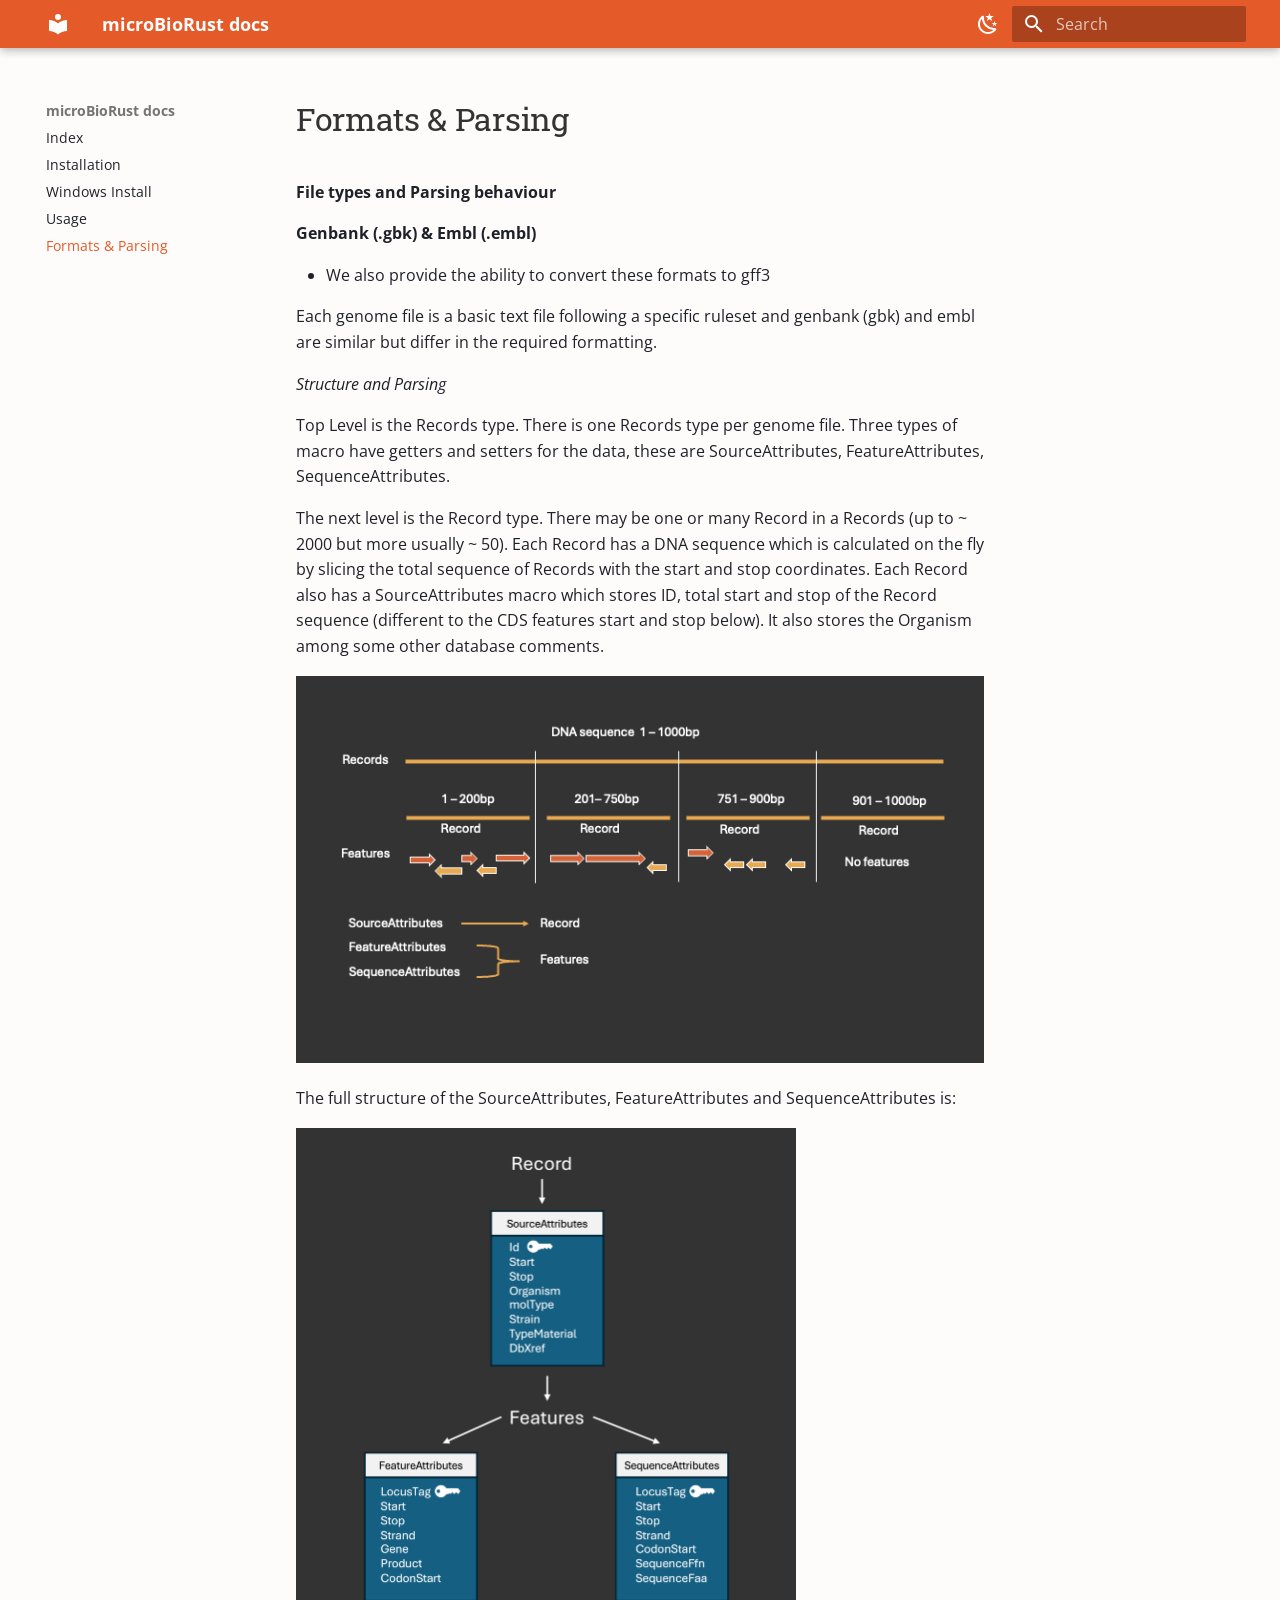
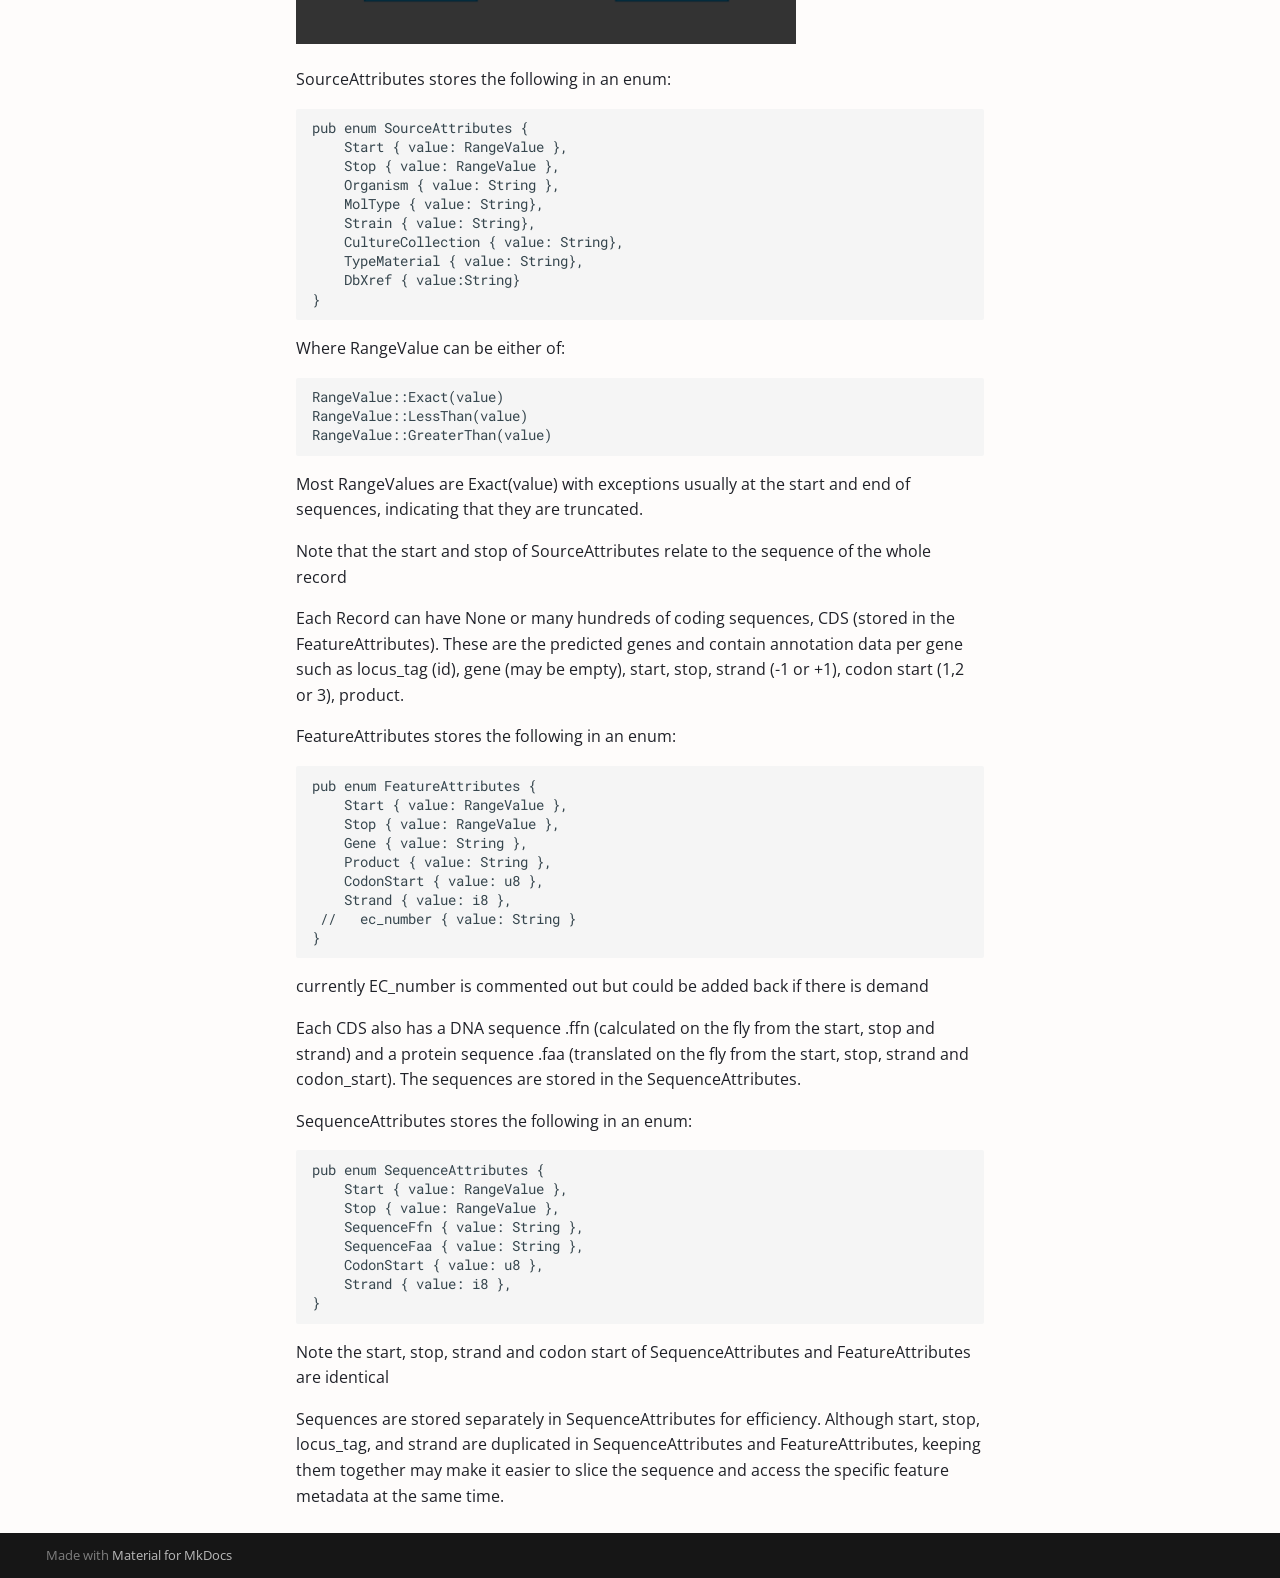
<file: formats_and_parsing/index.html>
<!doctype html>
<html lang="en" class="no-js">
  <head>
    
      <meta charset="utf-8">
      <meta name="viewport" content="width=device-width,initial-scale=1">
      
      
      
        <link rel="canonical" href="https://lcrossman.github.io/microBioRust/formats_and_parsing/">
      
      
        <link rel="prev" href="../usage/">
      
      
      
      <link rel="icon" href="../assets/images/favicon.png">
      <meta name="generator" content="mkdocs-1.6.1, mkdocs-material-9.6.19">
    
    
      
        <title>Formats & Parsing - microBioRust docs</title>
      
    
    
      <link rel="stylesheet" href="../assets/stylesheets/main.7e37652d.min.css">
      
        
        <link rel="stylesheet" href="../assets/stylesheets/palette.06af60db.min.css">
      
      


    
    
      
    
    
      
        
        
        <link rel="preconnect" href="https://fonts.gstatic.com" crossorigin>
        <link rel="stylesheet" href="https://fonts.googleapis.com/css?family=Open+Sans:300,300i,400,400i,700,700i%7CRoboto+Mono:400,400i,700,700i&display=fallback">
        <style>:root{--md-text-font:"Open Sans";--md-code-font:"Roboto Mono"}</style>
      
    
    
      <link rel="stylesheet" href="../stylesheets/extra.css">
    
    <script>__md_scope=new URL("..",location),__md_hash=e=>[...e].reduce(((e,_)=>(e<<5)-e+_.charCodeAt(0)),0),__md_get=(e,_=localStorage,t=__md_scope)=>JSON.parse(_.getItem(t.pathname+"."+e)),__md_set=(e,_,t=localStorage,a=__md_scope)=>{try{t.setItem(a.pathname+"."+e,JSON.stringify(_))}catch(e){}}</script>
    
      

    
    
    
  </head>
  
  
    
    
      
    
    
    
    
    <body dir="ltr" data-md-color-scheme="default" data-md-color-primary="custom" data-md-color-accent="custom">
  
    
    <input class="md-toggle" data-md-toggle="drawer" type="checkbox" id="__drawer" autocomplete="off">
    <input class="md-toggle" data-md-toggle="search" type="checkbox" id="__search" autocomplete="off">
    <label class="md-overlay" for="__drawer"></label>
    <div data-md-component="skip">
      
    </div>
    <div data-md-component="announce">
      
    </div>
    
    
      

  

<header class="md-header md-header--shadow" data-md-component="header">
  <nav class="md-header__inner md-grid" aria-label="Header">
    <a href=".." title="microBioRust docs" class="md-header__button md-logo" aria-label="microBioRust docs" data-md-component="logo">
      
  
  <svg xmlns="http://www.w3.org/2000/svg" viewBox="0 0 24 24"><path d="M12 8a3 3 0 0 0 3-3 3 3 0 0 0-3-3 3 3 0 0 0-3 3 3 3 0 0 0 3 3m0 3.54C9.64 9.35 6.5 8 3 8v11c3.5 0 6.64 1.35 9 3.54 2.36-2.19 5.5-3.54 9-3.54V8c-3.5 0-6.64 1.35-9 3.54"/></svg>

    </a>
    <label class="md-header__button md-icon" for="__drawer">
      
      <svg xmlns="http://www.w3.org/2000/svg" viewBox="0 0 24 24"><path d="M3 6h18v2H3zm0 5h18v2H3zm0 5h18v2H3z"/></svg>
    </label>
    <div class="md-header__title" data-md-component="header-title">
      <div class="md-header__ellipsis">
        <div class="md-header__topic">
          <span class="md-ellipsis">
            microBioRust docs
          </span>
        </div>
        <div class="md-header__topic" data-md-component="header-topic">
          <span class="md-ellipsis">
            
              Formats & Parsing
            
          </span>
        </div>
      </div>
    </div>
    
      
        <form class="md-header__option" data-md-component="palette">
  
    
    
    
    <input class="md-option" data-md-color-media="" data-md-color-scheme="default" data-md-color-primary="custom" data-md-color-accent="custom"  aria-label="Switch to dark mode"  type="radio" name="__palette" id="__palette_0">
    
      <label class="md-header__button md-icon" title="Switch to dark mode" for="__palette_1" hidden>
        <svg xmlns="http://www.w3.org/2000/svg" viewBox="0 0 24 24"><path d="m17.75 4.09-2.53 1.94.91 3.06-2.63-1.81-2.63 1.81.91-3.06-2.53-1.94L12.44 4l1.06-3 1.06 3zm3.5 6.91-1.64 1.25.59 1.98-1.7-1.17-1.7 1.17.59-1.98L15.75 11l2.06-.05L18.5 9l.69 1.95zm-2.28 4.95c.83-.08 1.72 1.1 1.19 1.85-.32.45-.66.87-1.08 1.27C15.17 23 8.84 23 4.94 19.07c-3.91-3.9-3.91-10.24 0-14.14.4-.4.82-.76 1.27-1.08.75-.53 1.93.36 1.85 1.19-.27 2.86.69 5.83 2.89 8.02a9.96 9.96 0 0 0 8.02 2.89m-1.64 2.02a12.08 12.08 0 0 1-7.8-3.47c-2.17-2.19-3.33-5-3.49-7.82-2.81 3.14-2.7 7.96.31 10.98 3.02 3.01 7.84 3.12 10.98.31"/></svg>
      </label>
    
  
    
    
    
    <input class="md-option" data-md-color-media="" data-md-color-scheme="slate" data-md-color-primary="custom" data-md-color-accent="custom"  aria-label="Switch to light mode"  type="radio" name="__palette" id="__palette_1">
    
      <label class="md-header__button md-icon" title="Switch to light mode" for="__palette_0" hidden>
        <svg xmlns="http://www.w3.org/2000/svg" viewBox="0 0 24 24"><path d="M12 7a5 5 0 0 1 5 5 5 5 0 0 1-5 5 5 5 0 0 1-5-5 5 5 0 0 1 5-5m0 2a3 3 0 0 0-3 3 3 3 0 0 0 3 3 3 3 0 0 0 3-3 3 3 0 0 0-3-3m0-7 2.39 3.42C13.65 5.15 12.84 5 12 5s-1.65.15-2.39.42zM3.34 7l4.16-.35A7.2 7.2 0 0 0 5.94 8.5c-.44.74-.69 1.5-.83 2.29zm.02 10 1.76-3.77a7.131 7.131 0 0 0 2.38 4.14zM20.65 7l-1.77 3.79a7.02 7.02 0 0 0-2.38-4.15zm-.01 10-4.14.36c.59-.51 1.12-1.14 1.54-1.86.42-.73.69-1.5.83-2.29zM12 22l-2.41-3.44c.74.27 1.55.44 2.41.44.82 0 1.63-.17 2.37-.44z"/></svg>
      </label>
    
  
</form>
      
    
    
      <script>var palette=__md_get("__palette");if(palette&&palette.color){if("(prefers-color-scheme)"===palette.color.media){var media=matchMedia("(prefers-color-scheme: light)"),input=document.querySelector(media.matches?"[data-md-color-media='(prefers-color-scheme: light)']":"[data-md-color-media='(prefers-color-scheme: dark)']");palette.color.media=input.getAttribute("data-md-color-media"),palette.color.scheme=input.getAttribute("data-md-color-scheme"),palette.color.primary=input.getAttribute("data-md-color-primary"),palette.color.accent=input.getAttribute("data-md-color-accent")}for(var[key,value]of Object.entries(palette.color))document.body.setAttribute("data-md-color-"+key,value)}</script>
    
    
    
      
      
        <label class="md-header__button md-icon" for="__search">
          
          <svg xmlns="http://www.w3.org/2000/svg" viewBox="0 0 24 24"><path d="M9.5 3A6.5 6.5 0 0 1 16 9.5c0 1.61-.59 3.09-1.56 4.23l.27.27h.79l5 5-1.5 1.5-5-5v-.79l-.27-.27A6.52 6.52 0 0 1 9.5 16 6.5 6.5 0 0 1 3 9.5 6.5 6.5 0 0 1 9.5 3m0 2C7 5 5 7 5 9.5S7 14 9.5 14 14 12 14 9.5 12 5 9.5 5"/></svg>
        </label>
        <div class="md-search" data-md-component="search" role="dialog">
  <label class="md-search__overlay" for="__search"></label>
  <div class="md-search__inner" role="search">
    <form class="md-search__form" name="search">
      <input type="text" class="md-search__input" name="query" aria-label="Search" placeholder="Search" autocapitalize="off" autocorrect="off" autocomplete="off" spellcheck="false" data-md-component="search-query" required>
      <label class="md-search__icon md-icon" for="__search">
        
        <svg xmlns="http://www.w3.org/2000/svg" viewBox="0 0 24 24"><path d="M9.5 3A6.5 6.5 0 0 1 16 9.5c0 1.61-.59 3.09-1.56 4.23l.27.27h.79l5 5-1.5 1.5-5-5v-.79l-.27-.27A6.52 6.52 0 0 1 9.5 16 6.5 6.5 0 0 1 3 9.5 6.5 6.5 0 0 1 9.5 3m0 2C7 5 5 7 5 9.5S7 14 9.5 14 14 12 14 9.5 12 5 9.5 5"/></svg>
        
        <svg xmlns="http://www.w3.org/2000/svg" viewBox="0 0 24 24"><path d="M20 11v2H8l5.5 5.5-1.42 1.42L4.16 12l7.92-7.92L13.5 5.5 8 11z"/></svg>
      </label>
      <nav class="md-search__options" aria-label="Search">
        
        <button type="reset" class="md-search__icon md-icon" title="Clear" aria-label="Clear" tabindex="-1">
          
          <svg xmlns="http://www.w3.org/2000/svg" viewBox="0 0 24 24"><path d="M19 6.41 17.59 5 12 10.59 6.41 5 5 6.41 10.59 12 5 17.59 6.41 19 12 13.41 17.59 19 19 17.59 13.41 12z"/></svg>
        </button>
      </nav>
      
    </form>
    <div class="md-search__output">
      <div class="md-search__scrollwrap" tabindex="0" data-md-scrollfix>
        <div class="md-search-result" data-md-component="search-result">
          <div class="md-search-result__meta">
            Initializing search
          </div>
          <ol class="md-search-result__list" role="presentation"></ol>
        </div>
      </div>
    </div>
  </div>
</div>
      
    
    
  </nav>
  
</header>
    
    <div class="md-container" data-md-component="container">
      
      
        
          
        
      
      <main class="md-main" data-md-component="main">
        <div class="md-main__inner md-grid">
          
            
              
              <div class="md-sidebar md-sidebar--primary" data-md-component="sidebar" data-md-type="navigation" >
                <div class="md-sidebar__scrollwrap">
                  <div class="md-sidebar__inner">
                    



<nav class="md-nav md-nav--primary" aria-label="Navigation" data-md-level="0">
  <label class="md-nav__title" for="__drawer">
    <a href=".." title="microBioRust docs" class="md-nav__button md-logo" aria-label="microBioRust docs" data-md-component="logo">
      
  
  <svg xmlns="http://www.w3.org/2000/svg" viewBox="0 0 24 24"><path d="M12 8a3 3 0 0 0 3-3 3 3 0 0 0-3-3 3 3 0 0 0-3 3 3 3 0 0 0 3 3m0 3.54C9.64 9.35 6.5 8 3 8v11c3.5 0 6.64 1.35 9 3.54 2.36-2.19 5.5-3.54 9-3.54V8c-3.5 0-6.64 1.35-9 3.54"/></svg>

    </a>
    microBioRust docs
  </label>
  
  <ul class="md-nav__list" data-md-scrollfix>
    
      
      
  
  
  
  
    <li class="md-nav__item">
      <a href=".." class="md-nav__link">
        
  
  
  <span class="md-ellipsis">
    Index
    
  </span>
  

      </a>
    </li>
  

    
      
      
  
  
  
  
    <li class="md-nav__item">
      <a href="../installation/" class="md-nav__link">
        
  
  
  <span class="md-ellipsis">
    Installation
    
  </span>
  

      </a>
    </li>
  

    
      
      
  
  
  
  
    <li class="md-nav__item">
      <a href="../windows_install/" class="md-nav__link">
        
  
  
  <span class="md-ellipsis">
    Windows Install
    
  </span>
  

      </a>
    </li>
  

    
      
      
  
  
  
  
    <li class="md-nav__item">
      <a href="../usage/" class="md-nav__link">
        
  
  
  <span class="md-ellipsis">
    Usage
    
  </span>
  

      </a>
    </li>
  

    
      
      
  
  
    
  
  
  
    <li class="md-nav__item md-nav__item--active">
      
      <input class="md-nav__toggle md-toggle" type="checkbox" id="__toc">
      
      
      
      <a href="./" class="md-nav__link md-nav__link--active">
        
  
  
  <span class="md-ellipsis">
    Formats & Parsing
    
  </span>
  

      </a>
      
    </li>
  

    
  </ul>
</nav>
                  </div>
                </div>
              </div>
            
            
              
              <div class="md-sidebar md-sidebar--secondary" data-md-component="sidebar" data-md-type="toc" >
                <div class="md-sidebar__scrollwrap">
                  <div class="md-sidebar__inner">
                    

<nav class="md-nav md-nav--secondary" aria-label="Table of contents">
  
  
  
  
</nav>
                  </div>
                </div>
              </div>
            
          
          
            <div class="md-content" data-md-component="content">
              <article class="md-content__inner md-typeset">
                
                  



  <h1>Formats & Parsing</h1>

<p><strong>File types and Parsing behaviour</strong></p>
<p><strong>Genbank (.gbk) &amp; Embl (.embl)</strong></p>
<ul>
<li>We also provide the ability to convert these formats to gff3</li>
</ul>
<p>Each genome file is a basic text file following a specific ruleset and genbank (gbk) and embl are similar but differ in the required formatting.</p>
<p><em>Structure and Parsing</em></p>
<p>Top Level is the Records type. There is one Records type per genome file.
Three types of macro have getters and setters for the data, these are SourceAttributes, FeatureAttributes, SequenceAttributes.</p>
<p>The next level is the Record type. There may be one or many Record in a Records (up to ~ 2000 but more usually ~ 50). Each Record has a DNA sequence which is calculated on the fly by slicing the total sequence of Records with the start and stop coordinates. Each Record also has a SourceAttributes macro which stores ID, total start and stop of the Record sequence (different to the CDS features start and stop below). It also stores the Organism among some other database comments.</p>
<p><img alt="explanatory diagram for the file datatypes" loading="lazy" src="../assets/records_diagram.png" /></p>
<p>The full structure of the SourceAttributes, FeatureAttributes and SequenceAttributes is:</p>
<p><img alt="explanatory diagram for the Attribute macros" src="../assets/attributes_diagram.png" width="500" /></p>
<p>SourceAttributes stores the following in an enum:</p>
<pre><code>pub enum SourceAttributes {
    Start { value: RangeValue },
    Stop { value: RangeValue },
    Organism { value: String },
    MolType { value: String},
    Strain { value: String},
    CultureCollection { value: String},
    TypeMaterial { value: String},
    DbXref { value:String}
}
</code></pre>
<p>Where RangeValue can be either of:</p>
<pre><code>RangeValue::Exact(value)
RangeValue::LessThan(value) 
RangeValue::GreaterThan(value)
</code></pre>
<p>Most RangeValues are Exact(value) with exceptions usually at the start and end of sequences, indicating that they are truncated.</p>
<p>Note that the start and stop of SourceAttributes relate to the sequence of the whole record</p>
<p>Each Record can have None or many hundreds of coding sequences, CDS (stored in the FeatureAttributes).
These are the predicted genes and contain annotation data per gene such as locus_tag (id), gene (may be empty), start, stop, strand (-1 or +1), codon start (1,2 or 3), product.</p>
<p>FeatureAttributes stores the following in an enum:</p>
<pre><code>pub enum FeatureAttributes {
    Start { value: RangeValue },
    Stop { value: RangeValue },
    Gene { value: String },
    Product { value: String },
    CodonStart { value: u8 },
    Strand { value: i8 },
 //   ec_number { value: String }
}
</code></pre>
<p>currently EC_number is commented out but could be added back if there is demand</p>
<p>Each CDS also has a DNA sequence .ffn (calculated on the fly from the start, stop and strand) and a protein sequence .faa (translated on the fly from the start, stop, strand and codon_start). The sequences are stored in the SequenceAttributes.</p>
<p>SequenceAttributes stores the following in an enum:</p>
<pre><code>pub enum SequenceAttributes {
    Start { value: RangeValue },
    Stop { value: RangeValue },
    SequenceFfn { value: String },
    SequenceFaa { value: String },
    CodonStart { value: u8 },
    Strand { value: i8 },
}
</code></pre>
<p>Note the start, stop, strand and codon start of SequenceAttributes and FeatureAttributes are identical</p>
<p>Sequences are stored separately in SequenceAttributes for efficiency. Although start, stop, locus_tag, and strand are duplicated in SequenceAttributes and FeatureAttributes, keeping them together may make it easier to slice the sequence and access the specific feature metadata at the same time.</p>












                
              </article>
            </div>
          
          
<script>var target=document.getElementById(location.hash.slice(1));target&&target.name&&(target.checked=target.name.startsWith("__tabbed_"))</script>
        </div>
        
      </main>
      
        <footer class="md-footer">
  
  <div class="md-footer-meta md-typeset">
    <div class="md-footer-meta__inner md-grid">
      <div class="md-copyright">
  
  
    Made with
    <a href="https://squidfunk.github.io/mkdocs-material/" target="_blank" rel="noopener">
      Material for MkDocs
    </a>
  
</div>
      
    </div>
  </div>
</footer>
      
    </div>
    <div class="md-dialog" data-md-component="dialog">
      <div class="md-dialog__inner md-typeset"></div>
    </div>
    
    
    
      
      <script id="__config" type="application/json">{"base": "..", "features": [], "search": "../assets/javascripts/workers/search.973d3a69.min.js", "tags": null, "translations": {"clipboard.copied": "Copied to clipboard", "clipboard.copy": "Copy to clipboard", "search.result.more.one": "1 more on this page", "search.result.more.other": "# more on this page", "search.result.none": "No matching documents", "search.result.one": "1 matching document", "search.result.other": "# matching documents", "search.result.placeholder": "Type to start searching", "search.result.term.missing": "Missing", "select.version": "Select version"}, "version": null}</script>
    
    
      <script src="../assets/javascripts/bundle.92b07e13.min.js"></script>
      
    
  </body>
</html>
</file>
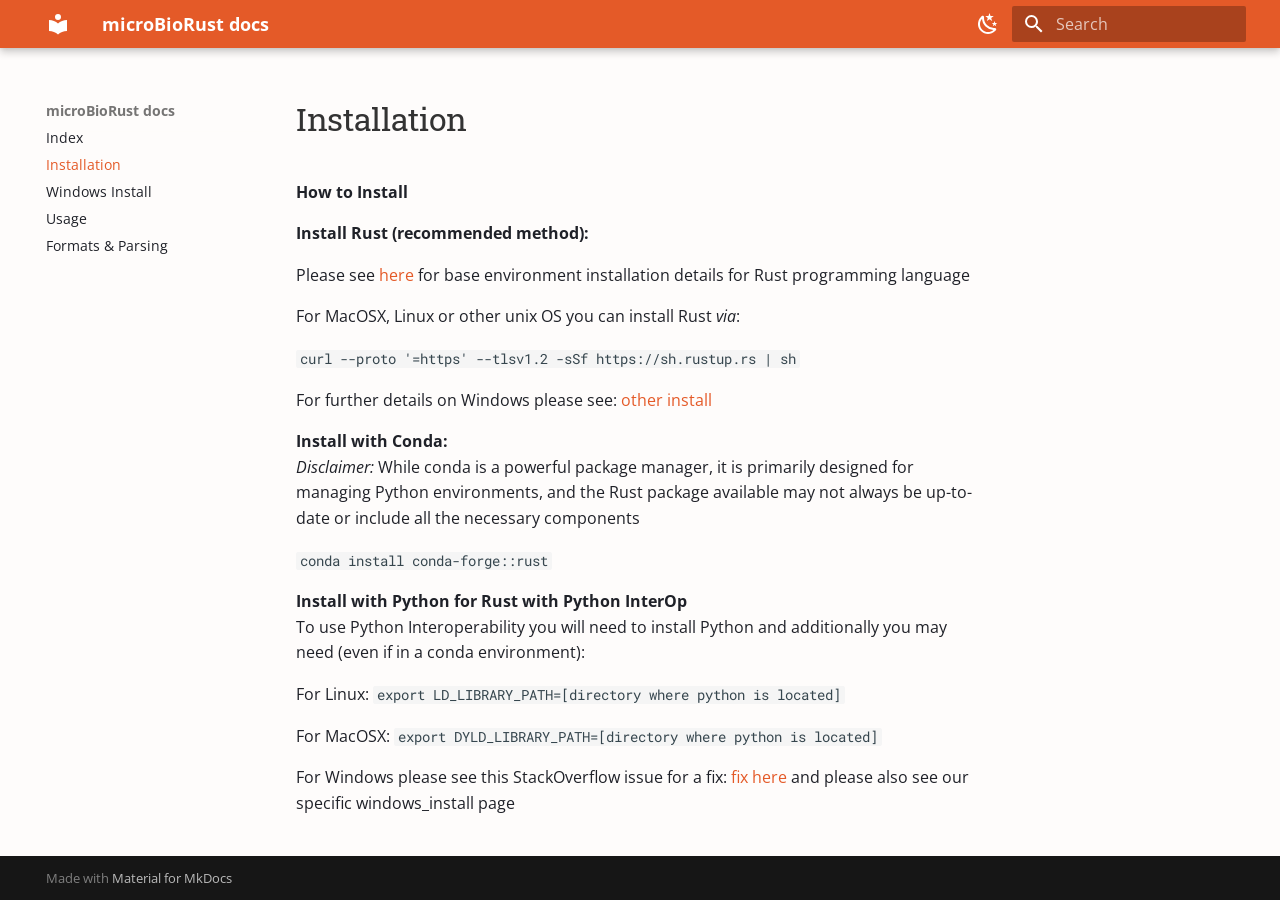
<file: installation/index.html>
<!doctype html>
<html lang="en" class="no-js">
  <head>
    
      <meta charset="utf-8">
      <meta name="viewport" content="width=device-width,initial-scale=1">
      
      
      
        <link rel="canonical" href="https://lcrossman.github.io/microBioRust/installation/">
      
      
        <link rel="prev" href="..">
      
      
        <link rel="next" href="../windows_install/">
      
      
      <link rel="icon" href="../assets/images/favicon.png">
      <meta name="generator" content="mkdocs-1.6.1, mkdocs-material-9.6.19">
    
    
      
        <title>Installation - microBioRust docs</title>
      
    
    
      <link rel="stylesheet" href="../assets/stylesheets/main.7e37652d.min.css">
      
        
        <link rel="stylesheet" href="../assets/stylesheets/palette.06af60db.min.css">
      
      


    
    
      
    
    
      
        
        
        <link rel="preconnect" href="https://fonts.gstatic.com" crossorigin>
        <link rel="stylesheet" href="https://fonts.googleapis.com/css?family=Open+Sans:300,300i,400,400i,700,700i%7CRoboto+Mono:400,400i,700,700i&display=fallback">
        <style>:root{--md-text-font:"Open Sans";--md-code-font:"Roboto Mono"}</style>
      
    
    
      <link rel="stylesheet" href="../stylesheets/extra.css">
    
    <script>__md_scope=new URL("..",location),__md_hash=e=>[...e].reduce(((e,_)=>(e<<5)-e+_.charCodeAt(0)),0),__md_get=(e,_=localStorage,t=__md_scope)=>JSON.parse(_.getItem(t.pathname+"."+e)),__md_set=(e,_,t=localStorage,a=__md_scope)=>{try{t.setItem(a.pathname+"."+e,JSON.stringify(_))}catch(e){}}</script>
    
      

    
    
    
  </head>
  
  
    
    
      
    
    
    
    
    <body dir="ltr" data-md-color-scheme="default" data-md-color-primary="custom" data-md-color-accent="custom">
  
    
    <input class="md-toggle" data-md-toggle="drawer" type="checkbox" id="__drawer" autocomplete="off">
    <input class="md-toggle" data-md-toggle="search" type="checkbox" id="__search" autocomplete="off">
    <label class="md-overlay" for="__drawer"></label>
    <div data-md-component="skip">
      
    </div>
    <div data-md-component="announce">
      
    </div>
    
    
      

  

<header class="md-header md-header--shadow" data-md-component="header">
  <nav class="md-header__inner md-grid" aria-label="Header">
    <a href=".." title="microBioRust docs" class="md-header__button md-logo" aria-label="microBioRust docs" data-md-component="logo">
      
  
  <svg xmlns="http://www.w3.org/2000/svg" viewBox="0 0 24 24"><path d="M12 8a3 3 0 0 0 3-3 3 3 0 0 0-3-3 3 3 0 0 0-3 3 3 3 0 0 0 3 3m0 3.54C9.64 9.35 6.5 8 3 8v11c3.5 0 6.64 1.35 9 3.54 2.36-2.19 5.5-3.54 9-3.54V8c-3.5 0-6.64 1.35-9 3.54"/></svg>

    </a>
    <label class="md-header__button md-icon" for="__drawer">
      
      <svg xmlns="http://www.w3.org/2000/svg" viewBox="0 0 24 24"><path d="M3 6h18v2H3zm0 5h18v2H3zm0 5h18v2H3z"/></svg>
    </label>
    <div class="md-header__title" data-md-component="header-title">
      <div class="md-header__ellipsis">
        <div class="md-header__topic">
          <span class="md-ellipsis">
            microBioRust docs
          </span>
        </div>
        <div class="md-header__topic" data-md-component="header-topic">
          <span class="md-ellipsis">
            
              Installation
            
          </span>
        </div>
      </div>
    </div>
    
      
        <form class="md-header__option" data-md-component="palette">
  
    
    
    
    <input class="md-option" data-md-color-media="" data-md-color-scheme="default" data-md-color-primary="custom" data-md-color-accent="custom"  aria-label="Switch to dark mode"  type="radio" name="__palette" id="__palette_0">
    
      <label class="md-header__button md-icon" title="Switch to dark mode" for="__palette_1" hidden>
        <svg xmlns="http://www.w3.org/2000/svg" viewBox="0 0 24 24"><path d="m17.75 4.09-2.53 1.94.91 3.06-2.63-1.81-2.63 1.81.91-3.06-2.53-1.94L12.44 4l1.06-3 1.06 3zm3.5 6.91-1.64 1.25.59 1.98-1.7-1.17-1.7 1.17.59-1.98L15.75 11l2.06-.05L18.5 9l.69 1.95zm-2.28 4.95c.83-.08 1.72 1.1 1.19 1.85-.32.45-.66.87-1.08 1.27C15.17 23 8.84 23 4.94 19.07c-3.91-3.9-3.91-10.24 0-14.14.4-.4.82-.76 1.27-1.08.75-.53 1.93.36 1.85 1.19-.27 2.86.69 5.83 2.89 8.02a9.96 9.96 0 0 0 8.02 2.89m-1.64 2.02a12.08 12.08 0 0 1-7.8-3.47c-2.17-2.19-3.33-5-3.49-7.82-2.81 3.14-2.7 7.96.31 10.98 3.02 3.01 7.84 3.12 10.98.31"/></svg>
      </label>
    
  
    
    
    
    <input class="md-option" data-md-color-media="" data-md-color-scheme="slate" data-md-color-primary="custom" data-md-color-accent="custom"  aria-label="Switch to light mode"  type="radio" name="__palette" id="__palette_1">
    
      <label class="md-header__button md-icon" title="Switch to light mode" for="__palette_0" hidden>
        <svg xmlns="http://www.w3.org/2000/svg" viewBox="0 0 24 24"><path d="M12 7a5 5 0 0 1 5 5 5 5 0 0 1-5 5 5 5 0 0 1-5-5 5 5 0 0 1 5-5m0 2a3 3 0 0 0-3 3 3 3 0 0 0 3 3 3 3 0 0 0 3-3 3 3 0 0 0-3-3m0-7 2.39 3.42C13.65 5.15 12.84 5 12 5s-1.65.15-2.39.42zM3.34 7l4.16-.35A7.2 7.2 0 0 0 5.94 8.5c-.44.74-.69 1.5-.83 2.29zm.02 10 1.76-3.77a7.131 7.131 0 0 0 2.38 4.14zM20.65 7l-1.77 3.79a7.02 7.02 0 0 0-2.38-4.15zm-.01 10-4.14.36c.59-.51 1.12-1.14 1.54-1.86.42-.73.69-1.5.83-2.29zM12 22l-2.41-3.44c.74.27 1.55.44 2.41.44.82 0 1.63-.17 2.37-.44z"/></svg>
      </label>
    
  
</form>
      
    
    
      <script>var palette=__md_get("__palette");if(palette&&palette.color){if("(prefers-color-scheme)"===palette.color.media){var media=matchMedia("(prefers-color-scheme: light)"),input=document.querySelector(media.matches?"[data-md-color-media='(prefers-color-scheme: light)']":"[data-md-color-media='(prefers-color-scheme: dark)']");palette.color.media=input.getAttribute("data-md-color-media"),palette.color.scheme=input.getAttribute("data-md-color-scheme"),palette.color.primary=input.getAttribute("data-md-color-primary"),palette.color.accent=input.getAttribute("data-md-color-accent")}for(var[key,value]of Object.entries(palette.color))document.body.setAttribute("data-md-color-"+key,value)}</script>
    
    
    
      
      
        <label class="md-header__button md-icon" for="__search">
          
          <svg xmlns="http://www.w3.org/2000/svg" viewBox="0 0 24 24"><path d="M9.5 3A6.5 6.5 0 0 1 16 9.5c0 1.61-.59 3.09-1.56 4.23l.27.27h.79l5 5-1.5 1.5-5-5v-.79l-.27-.27A6.52 6.52 0 0 1 9.5 16 6.5 6.5 0 0 1 3 9.5 6.5 6.5 0 0 1 9.5 3m0 2C7 5 5 7 5 9.5S7 14 9.5 14 14 12 14 9.5 12 5 9.5 5"/></svg>
        </label>
        <div class="md-search" data-md-component="search" role="dialog">
  <label class="md-search__overlay" for="__search"></label>
  <div class="md-search__inner" role="search">
    <form class="md-search__form" name="search">
      <input type="text" class="md-search__input" name="query" aria-label="Search" placeholder="Search" autocapitalize="off" autocorrect="off" autocomplete="off" spellcheck="false" data-md-component="search-query" required>
      <label class="md-search__icon md-icon" for="__search">
        
        <svg xmlns="http://www.w3.org/2000/svg" viewBox="0 0 24 24"><path d="M9.5 3A6.5 6.5 0 0 1 16 9.5c0 1.61-.59 3.09-1.56 4.23l.27.27h.79l5 5-1.5 1.5-5-5v-.79l-.27-.27A6.52 6.52 0 0 1 9.5 16 6.5 6.5 0 0 1 3 9.5 6.5 6.5 0 0 1 9.5 3m0 2C7 5 5 7 5 9.5S7 14 9.5 14 14 12 14 9.5 12 5 9.5 5"/></svg>
        
        <svg xmlns="http://www.w3.org/2000/svg" viewBox="0 0 24 24"><path d="M20 11v2H8l5.5 5.5-1.42 1.42L4.16 12l7.92-7.92L13.5 5.5 8 11z"/></svg>
      </label>
      <nav class="md-search__options" aria-label="Search">
        
        <button type="reset" class="md-search__icon md-icon" title="Clear" aria-label="Clear" tabindex="-1">
          
          <svg xmlns="http://www.w3.org/2000/svg" viewBox="0 0 24 24"><path d="M19 6.41 17.59 5 12 10.59 6.41 5 5 6.41 10.59 12 5 17.59 6.41 19 12 13.41 17.59 19 19 17.59 13.41 12z"/></svg>
        </button>
      </nav>
      
    </form>
    <div class="md-search__output">
      <div class="md-search__scrollwrap" tabindex="0" data-md-scrollfix>
        <div class="md-search-result" data-md-component="search-result">
          <div class="md-search-result__meta">
            Initializing search
          </div>
          <ol class="md-search-result__list" role="presentation"></ol>
        </div>
      </div>
    </div>
  </div>
</div>
      
    
    
  </nav>
  
</header>
    
    <div class="md-container" data-md-component="container">
      
      
        
          
        
      
      <main class="md-main" data-md-component="main">
        <div class="md-main__inner md-grid">
          
            
              
              <div class="md-sidebar md-sidebar--primary" data-md-component="sidebar" data-md-type="navigation" >
                <div class="md-sidebar__scrollwrap">
                  <div class="md-sidebar__inner">
                    



<nav class="md-nav md-nav--primary" aria-label="Navigation" data-md-level="0">
  <label class="md-nav__title" for="__drawer">
    <a href=".." title="microBioRust docs" class="md-nav__button md-logo" aria-label="microBioRust docs" data-md-component="logo">
      
  
  <svg xmlns="http://www.w3.org/2000/svg" viewBox="0 0 24 24"><path d="M12 8a3 3 0 0 0 3-3 3 3 0 0 0-3-3 3 3 0 0 0-3 3 3 3 0 0 0 3 3m0 3.54C9.64 9.35 6.5 8 3 8v11c3.5 0 6.64 1.35 9 3.54 2.36-2.19 5.5-3.54 9-3.54V8c-3.5 0-6.64 1.35-9 3.54"/></svg>

    </a>
    microBioRust docs
  </label>
  
  <ul class="md-nav__list" data-md-scrollfix>
    
      
      
  
  
  
  
    <li class="md-nav__item">
      <a href=".." class="md-nav__link">
        
  
  
  <span class="md-ellipsis">
    Index
    
  </span>
  

      </a>
    </li>
  

    
      
      
  
  
    
  
  
  
    <li class="md-nav__item md-nav__item--active">
      
      <input class="md-nav__toggle md-toggle" type="checkbox" id="__toc">
      
      
      
      <a href="./" class="md-nav__link md-nav__link--active">
        
  
  
  <span class="md-ellipsis">
    Installation
    
  </span>
  

      </a>
      
    </li>
  

    
      
      
  
  
  
  
    <li class="md-nav__item">
      <a href="../windows_install/" class="md-nav__link">
        
  
  
  <span class="md-ellipsis">
    Windows Install
    
  </span>
  

      </a>
    </li>
  

    
      
      
  
  
  
  
    <li class="md-nav__item">
      <a href="../usage/" class="md-nav__link">
        
  
  
  <span class="md-ellipsis">
    Usage
    
  </span>
  

      </a>
    </li>
  

    
      
      
  
  
  
  
    <li class="md-nav__item">
      <a href="../formats_and_parsing/" class="md-nav__link">
        
  
  
  <span class="md-ellipsis">
    Formats & Parsing
    
  </span>
  

      </a>
    </li>
  

    
  </ul>
</nav>
                  </div>
                </div>
              </div>
            
            
              
              <div class="md-sidebar md-sidebar--secondary" data-md-component="sidebar" data-md-type="toc" >
                <div class="md-sidebar__scrollwrap">
                  <div class="md-sidebar__inner">
                    

<nav class="md-nav md-nav--secondary" aria-label="Table of contents">
  
  
  
  
</nav>
                  </div>
                </div>
              </div>
            
          
          
            <div class="md-content" data-md-component="content">
              <article class="md-content__inner md-typeset">
                
                  



  <h1>Installation</h1>

<p><strong>How to Install</strong></p>
<p><strong>Install Rust (recommended method):</strong></p>
<p>Please see <a href="https://www.rust-lang.org/tools/install">here</a> for base environment installation details for Rust programming language </p>
<p>For MacOSX, Linux or other unix OS you can install Rust <em>via</em>:</p>
<p><code>curl --proto '=https' --tlsv1.2 -sSf https://sh.rustup.rs | sh</code></p>
<p>For further details on Windows please see: <a href="https://forge.rust-lang.org/infra/other-installation-methods.html">other install</a></p>
<p><strong>Install with Conda:</strong><br />
<em>Disclaimer:</em> While conda is a powerful package manager, it is primarily designed for managing Python environments, and the 
Rust package available may not always be up-to-date or include all the necessary components</p>
<p><code>conda install conda-forge::rust</code></p>
<p><strong>Install with Python for Rust with Python InterOp</strong><br />
To use Python Interoperability you will need to install Python and additionally you may need (even if in a conda environment):</p>
<p>For Linux:
<code>export LD_LIBRARY_PATH=[directory where python is located]</code> </p>
<p>For MacOSX: 
<code>export DYLD_LIBRARY_PATH=[directory where python is located]</code></p>
<p>For Windows please see this StackOverflow issue for a fix: <a href="https://stackoverflow.com/questions/79627918/cant-set-python-version-when-running-rust-analyzer-and-pyo3-on-wsl/79627921#79627921">fix here</a> and please also see our specific windows_install page</p>












                
              </article>
            </div>
          
          
<script>var target=document.getElementById(location.hash.slice(1));target&&target.name&&(target.checked=target.name.startsWith("__tabbed_"))</script>
        </div>
        
      </main>
      
        <footer class="md-footer">
  
  <div class="md-footer-meta md-typeset">
    <div class="md-footer-meta__inner md-grid">
      <div class="md-copyright">
  
  
    Made with
    <a href="https://squidfunk.github.io/mkdocs-material/" target="_blank" rel="noopener">
      Material for MkDocs
    </a>
  
</div>
      
    </div>
  </div>
</footer>
      
    </div>
    <div class="md-dialog" data-md-component="dialog">
      <div class="md-dialog__inner md-typeset"></div>
    </div>
    
    
    
      
      <script id="__config" type="application/json">{"base": "..", "features": [], "search": "../assets/javascripts/workers/search.973d3a69.min.js", "tags": null, "translations": {"clipboard.copied": "Copied to clipboard", "clipboard.copy": "Copy to clipboard", "search.result.more.one": "1 more on this page", "search.result.more.other": "# more on this page", "search.result.none": "No matching documents", "search.result.one": "1 matching document", "search.result.other": "# matching documents", "search.result.placeholder": "Type to start searching", "search.result.term.missing": "Missing", "select.version": "Select version"}, "version": null}</script>
    
    
      <script src="../assets/javascripts/bundle.92b07e13.min.js"></script>
      
    
  </body>
</html>
</file>
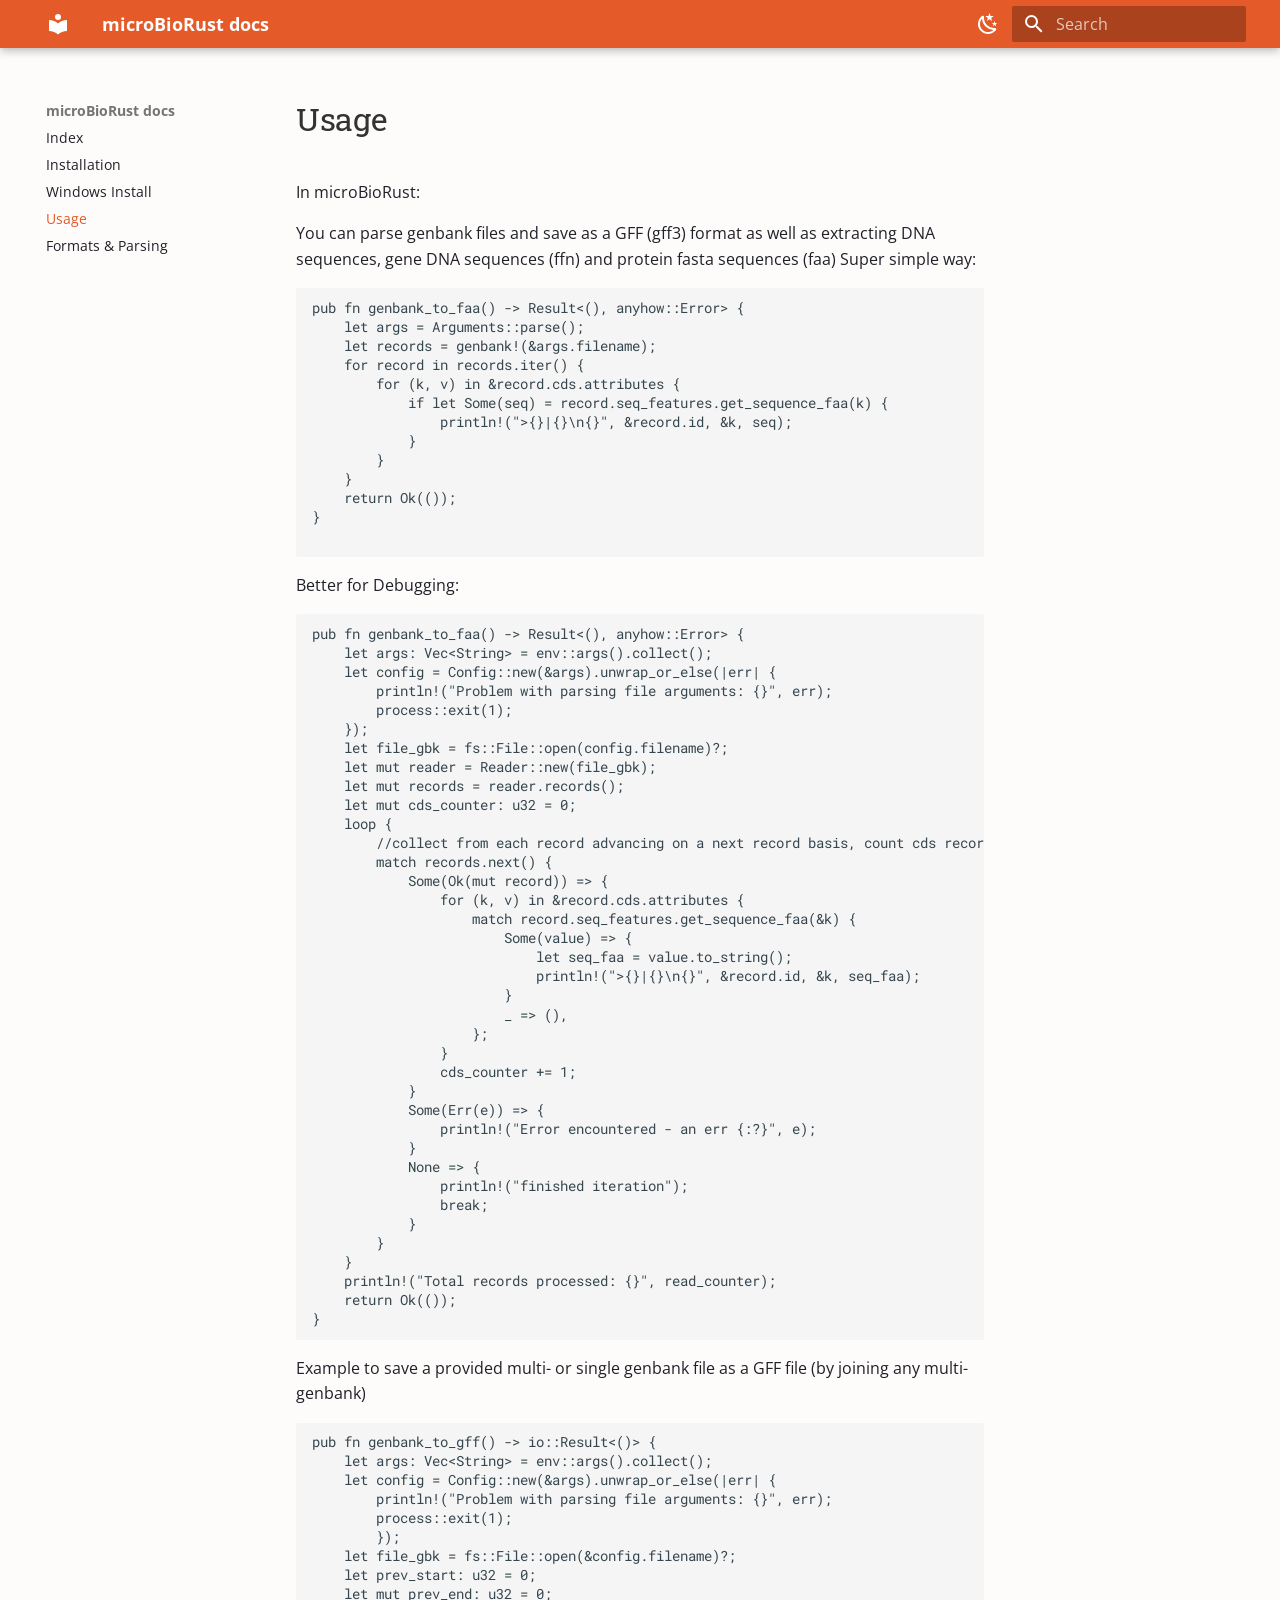
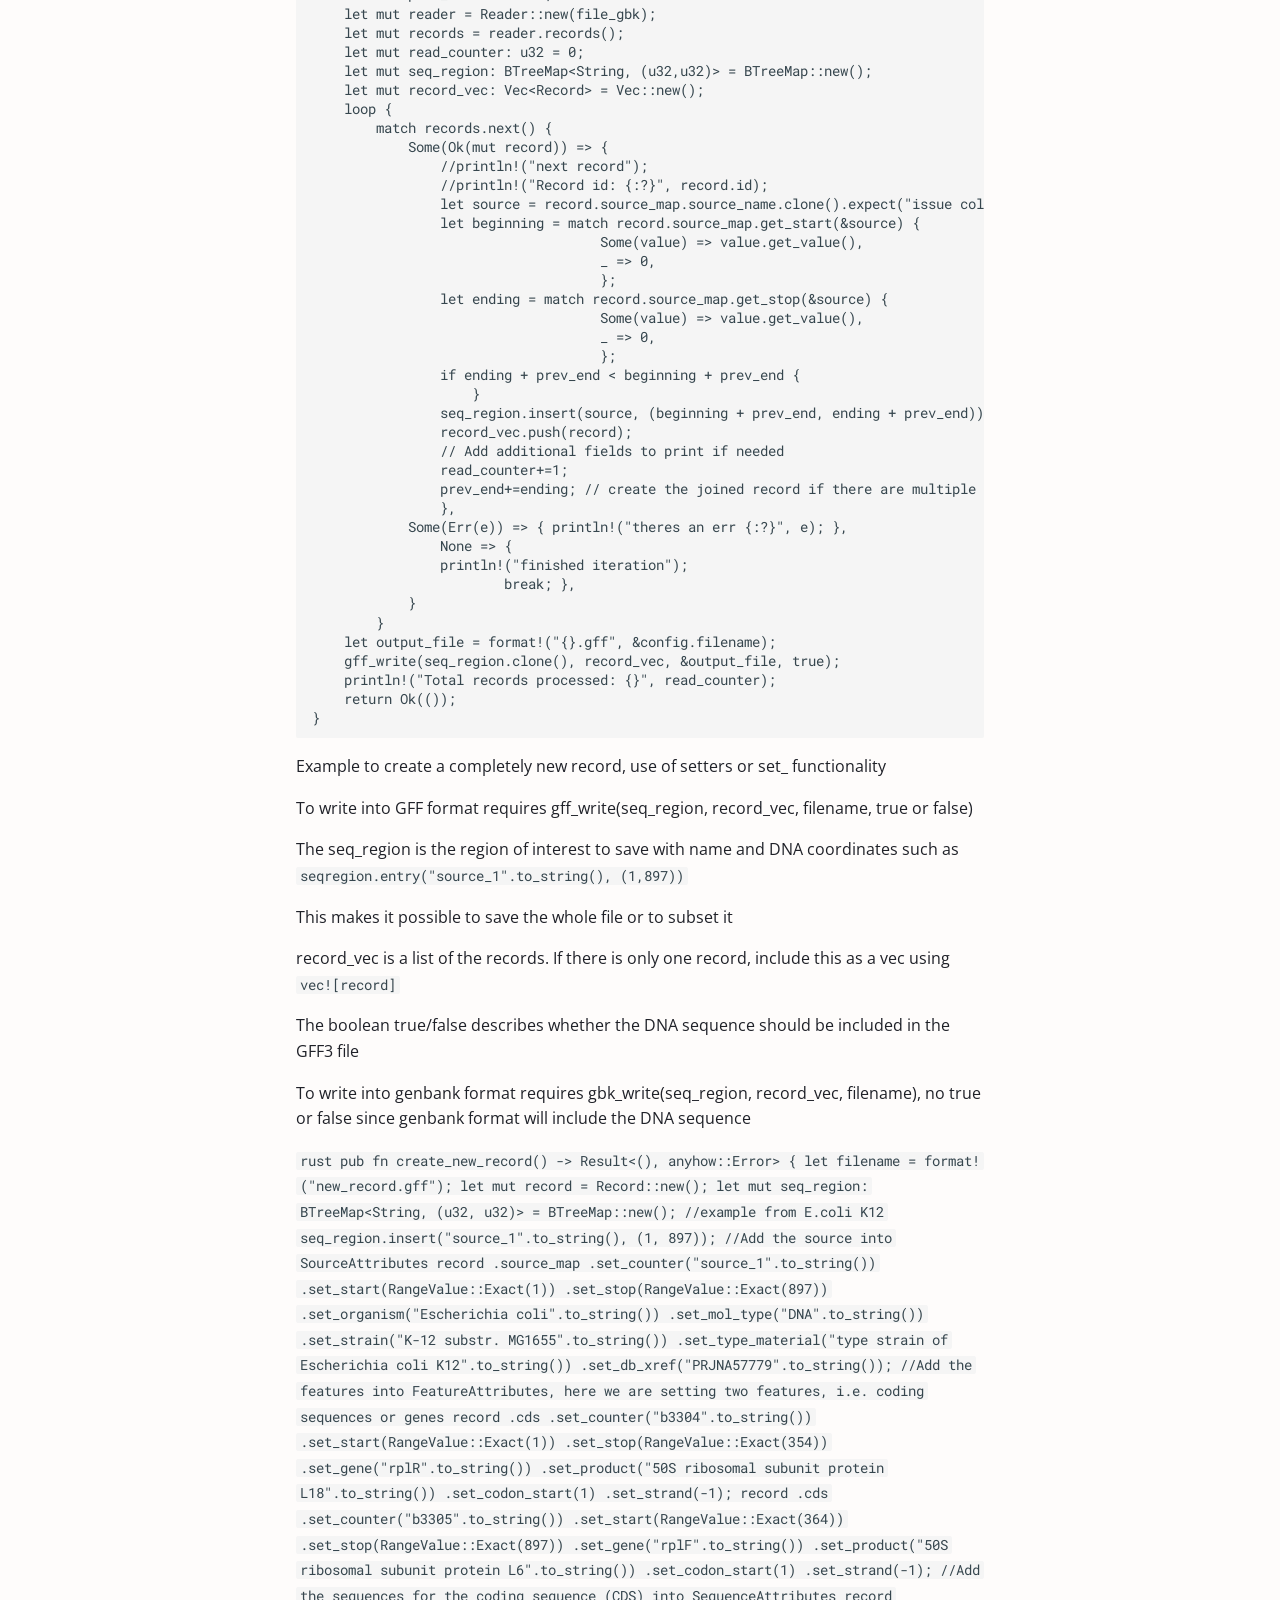
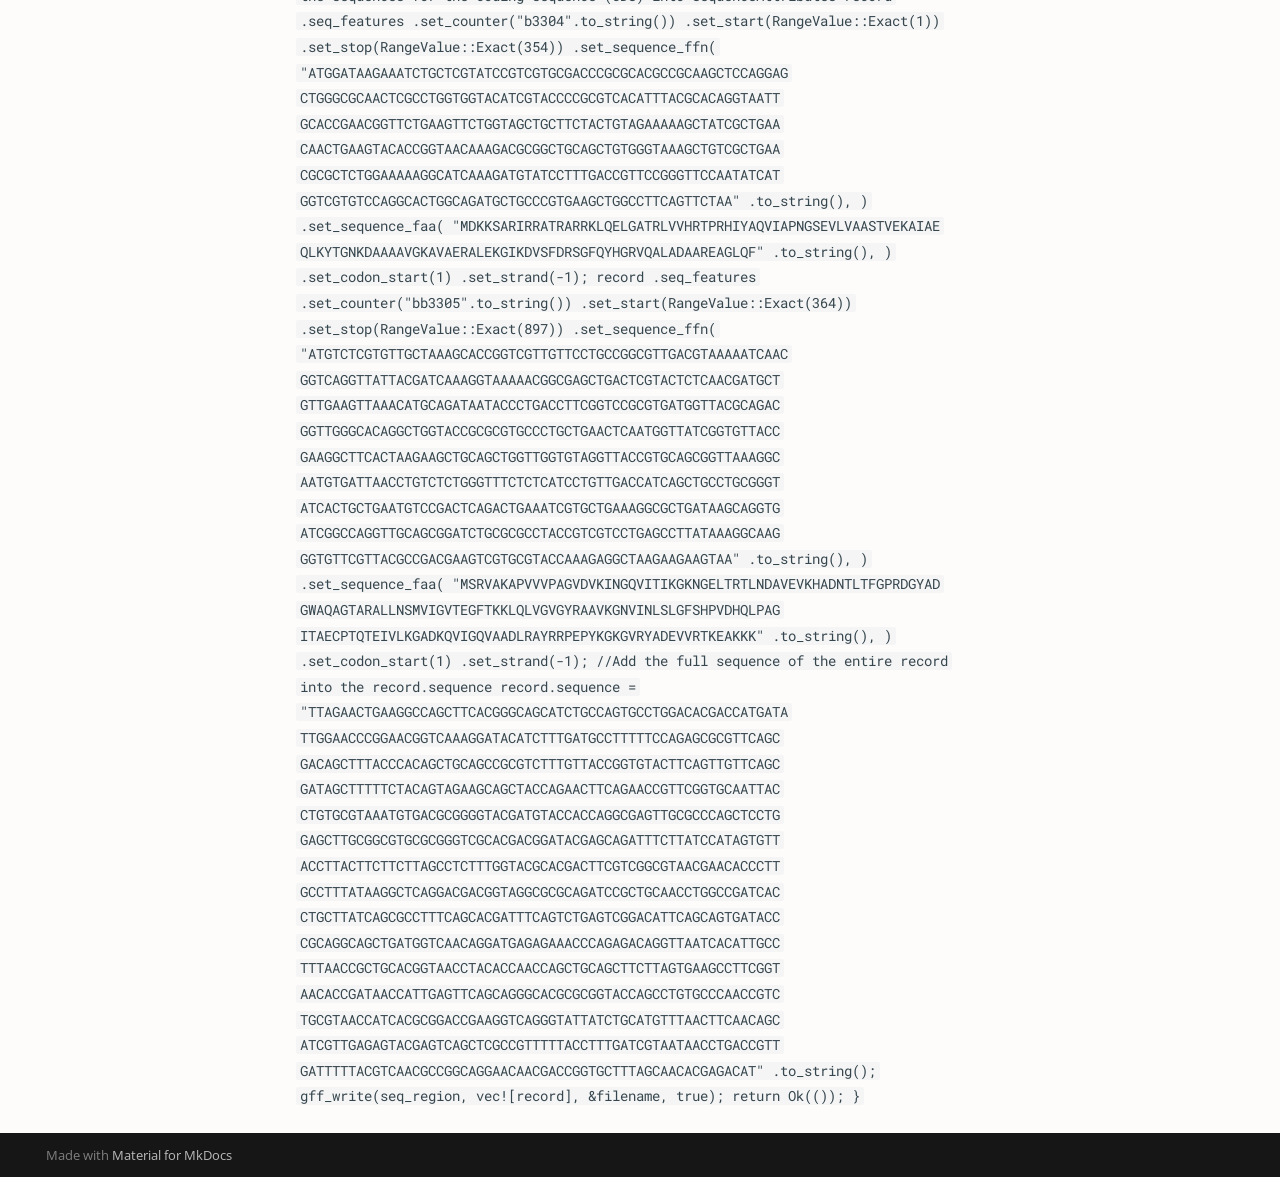
<file: usage/index.html>
<!doctype html>
<html lang="en" class="no-js">
  <head>
    
      <meta charset="utf-8">
      <meta name="viewport" content="width=device-width,initial-scale=1">
      
      
      
        <link rel="canonical" href="https://lcrossman.github.io/microBioRust/usage/">
      
      
        <link rel="prev" href="../windows_install/">
      
      
        <link rel="next" href="../formats_and_parsing/">
      
      
      <link rel="icon" href="../assets/images/favicon.png">
      <meta name="generator" content="mkdocs-1.6.1, mkdocs-material-9.6.19">
    
    
      
        <title>Usage - microBioRust docs</title>
      
    
    
      <link rel="stylesheet" href="../assets/stylesheets/main.7e37652d.min.css">
      
        
        <link rel="stylesheet" href="../assets/stylesheets/palette.06af60db.min.css">
      
      


    
    
      
    
    
      
        
        
        <link rel="preconnect" href="https://fonts.gstatic.com" crossorigin>
        <link rel="stylesheet" href="https://fonts.googleapis.com/css?family=Open+Sans:300,300i,400,400i,700,700i%7CRoboto+Mono:400,400i,700,700i&display=fallback">
        <style>:root{--md-text-font:"Open Sans";--md-code-font:"Roboto Mono"}</style>
      
    
    
      <link rel="stylesheet" href="../stylesheets/extra.css">
    
    <script>__md_scope=new URL("..",location),__md_hash=e=>[...e].reduce(((e,_)=>(e<<5)-e+_.charCodeAt(0)),0),__md_get=(e,_=localStorage,t=__md_scope)=>JSON.parse(_.getItem(t.pathname+"."+e)),__md_set=(e,_,t=localStorage,a=__md_scope)=>{try{t.setItem(a.pathname+"."+e,JSON.stringify(_))}catch(e){}}</script>
    
      

    
    
    
  </head>
  
  
    
    
      
    
    
    
    
    <body dir="ltr" data-md-color-scheme="default" data-md-color-primary="custom" data-md-color-accent="custom">
  
    
    <input class="md-toggle" data-md-toggle="drawer" type="checkbox" id="__drawer" autocomplete="off">
    <input class="md-toggle" data-md-toggle="search" type="checkbox" id="__search" autocomplete="off">
    <label class="md-overlay" for="__drawer"></label>
    <div data-md-component="skip">
      
    </div>
    <div data-md-component="announce">
      
    </div>
    
    
      

  

<header class="md-header md-header--shadow" data-md-component="header">
  <nav class="md-header__inner md-grid" aria-label="Header">
    <a href=".." title="microBioRust docs" class="md-header__button md-logo" aria-label="microBioRust docs" data-md-component="logo">
      
  
  <svg xmlns="http://www.w3.org/2000/svg" viewBox="0 0 24 24"><path d="M12 8a3 3 0 0 0 3-3 3 3 0 0 0-3-3 3 3 0 0 0-3 3 3 3 0 0 0 3 3m0 3.54C9.64 9.35 6.5 8 3 8v11c3.5 0 6.64 1.35 9 3.54 2.36-2.19 5.5-3.54 9-3.54V8c-3.5 0-6.64 1.35-9 3.54"/></svg>

    </a>
    <label class="md-header__button md-icon" for="__drawer">
      
      <svg xmlns="http://www.w3.org/2000/svg" viewBox="0 0 24 24"><path d="M3 6h18v2H3zm0 5h18v2H3zm0 5h18v2H3z"/></svg>
    </label>
    <div class="md-header__title" data-md-component="header-title">
      <div class="md-header__ellipsis">
        <div class="md-header__topic">
          <span class="md-ellipsis">
            microBioRust docs
          </span>
        </div>
        <div class="md-header__topic" data-md-component="header-topic">
          <span class="md-ellipsis">
            
              Usage
            
          </span>
        </div>
      </div>
    </div>
    
      
        <form class="md-header__option" data-md-component="palette">
  
    
    
    
    <input class="md-option" data-md-color-media="" data-md-color-scheme="default" data-md-color-primary="custom" data-md-color-accent="custom"  aria-label="Switch to dark mode"  type="radio" name="__palette" id="__palette_0">
    
      <label class="md-header__button md-icon" title="Switch to dark mode" for="__palette_1" hidden>
        <svg xmlns="http://www.w3.org/2000/svg" viewBox="0 0 24 24"><path d="m17.75 4.09-2.53 1.94.91 3.06-2.63-1.81-2.63 1.81.91-3.06-2.53-1.94L12.44 4l1.06-3 1.06 3zm3.5 6.91-1.64 1.25.59 1.98-1.7-1.17-1.7 1.17.59-1.98L15.75 11l2.06-.05L18.5 9l.69 1.95zm-2.28 4.95c.83-.08 1.72 1.1 1.19 1.85-.32.45-.66.87-1.08 1.27C15.17 23 8.84 23 4.94 19.07c-3.91-3.9-3.91-10.24 0-14.14.4-.4.82-.76 1.27-1.08.75-.53 1.93.36 1.85 1.19-.27 2.86.69 5.83 2.89 8.02a9.96 9.96 0 0 0 8.02 2.89m-1.64 2.02a12.08 12.08 0 0 1-7.8-3.47c-2.17-2.19-3.33-5-3.49-7.82-2.81 3.14-2.7 7.96.31 10.98 3.02 3.01 7.84 3.12 10.98.31"/></svg>
      </label>
    
  
    
    
    
    <input class="md-option" data-md-color-media="" data-md-color-scheme="slate" data-md-color-primary="custom" data-md-color-accent="custom"  aria-label="Switch to light mode"  type="radio" name="__palette" id="__palette_1">
    
      <label class="md-header__button md-icon" title="Switch to light mode" for="__palette_0" hidden>
        <svg xmlns="http://www.w3.org/2000/svg" viewBox="0 0 24 24"><path d="M12 7a5 5 0 0 1 5 5 5 5 0 0 1-5 5 5 5 0 0 1-5-5 5 5 0 0 1 5-5m0 2a3 3 0 0 0-3 3 3 3 0 0 0 3 3 3 3 0 0 0 3-3 3 3 0 0 0-3-3m0-7 2.39 3.42C13.65 5.15 12.84 5 12 5s-1.65.15-2.39.42zM3.34 7l4.16-.35A7.2 7.2 0 0 0 5.94 8.5c-.44.74-.69 1.5-.83 2.29zm.02 10 1.76-3.77a7.131 7.131 0 0 0 2.38 4.14zM20.65 7l-1.77 3.79a7.02 7.02 0 0 0-2.38-4.15zm-.01 10-4.14.36c.59-.51 1.12-1.14 1.54-1.86.42-.73.69-1.5.83-2.29zM12 22l-2.41-3.44c.74.27 1.55.44 2.41.44.82 0 1.63-.17 2.37-.44z"/></svg>
      </label>
    
  
</form>
      
    
    
      <script>var palette=__md_get("__palette");if(palette&&palette.color){if("(prefers-color-scheme)"===palette.color.media){var media=matchMedia("(prefers-color-scheme: light)"),input=document.querySelector(media.matches?"[data-md-color-media='(prefers-color-scheme: light)']":"[data-md-color-media='(prefers-color-scheme: dark)']");palette.color.media=input.getAttribute("data-md-color-media"),palette.color.scheme=input.getAttribute("data-md-color-scheme"),palette.color.primary=input.getAttribute("data-md-color-primary"),palette.color.accent=input.getAttribute("data-md-color-accent")}for(var[key,value]of Object.entries(palette.color))document.body.setAttribute("data-md-color-"+key,value)}</script>
    
    
    
      
      
        <label class="md-header__button md-icon" for="__search">
          
          <svg xmlns="http://www.w3.org/2000/svg" viewBox="0 0 24 24"><path d="M9.5 3A6.5 6.5 0 0 1 16 9.5c0 1.61-.59 3.09-1.56 4.23l.27.27h.79l5 5-1.5 1.5-5-5v-.79l-.27-.27A6.52 6.52 0 0 1 9.5 16 6.5 6.5 0 0 1 3 9.5 6.5 6.5 0 0 1 9.5 3m0 2C7 5 5 7 5 9.5S7 14 9.5 14 14 12 14 9.5 12 5 9.5 5"/></svg>
        </label>
        <div class="md-search" data-md-component="search" role="dialog">
  <label class="md-search__overlay" for="__search"></label>
  <div class="md-search__inner" role="search">
    <form class="md-search__form" name="search">
      <input type="text" class="md-search__input" name="query" aria-label="Search" placeholder="Search" autocapitalize="off" autocorrect="off" autocomplete="off" spellcheck="false" data-md-component="search-query" required>
      <label class="md-search__icon md-icon" for="__search">
        
        <svg xmlns="http://www.w3.org/2000/svg" viewBox="0 0 24 24"><path d="M9.5 3A6.5 6.5 0 0 1 16 9.5c0 1.61-.59 3.09-1.56 4.23l.27.27h.79l5 5-1.5 1.5-5-5v-.79l-.27-.27A6.52 6.52 0 0 1 9.5 16 6.5 6.5 0 0 1 3 9.5 6.5 6.5 0 0 1 9.5 3m0 2C7 5 5 7 5 9.5S7 14 9.5 14 14 12 14 9.5 12 5 9.5 5"/></svg>
        
        <svg xmlns="http://www.w3.org/2000/svg" viewBox="0 0 24 24"><path d="M20 11v2H8l5.5 5.5-1.42 1.42L4.16 12l7.92-7.92L13.5 5.5 8 11z"/></svg>
      </label>
      <nav class="md-search__options" aria-label="Search">
        
        <button type="reset" class="md-search__icon md-icon" title="Clear" aria-label="Clear" tabindex="-1">
          
          <svg xmlns="http://www.w3.org/2000/svg" viewBox="0 0 24 24"><path d="M19 6.41 17.59 5 12 10.59 6.41 5 5 6.41 10.59 12 5 17.59 6.41 19 12 13.41 17.59 19 19 17.59 13.41 12z"/></svg>
        </button>
      </nav>
      
    </form>
    <div class="md-search__output">
      <div class="md-search__scrollwrap" tabindex="0" data-md-scrollfix>
        <div class="md-search-result" data-md-component="search-result">
          <div class="md-search-result__meta">
            Initializing search
          </div>
          <ol class="md-search-result__list" role="presentation"></ol>
        </div>
      </div>
    </div>
  </div>
</div>
      
    
    
  </nav>
  
</header>
    
    <div class="md-container" data-md-component="container">
      
      
        
          
        
      
      <main class="md-main" data-md-component="main">
        <div class="md-main__inner md-grid">
          
            
              
              <div class="md-sidebar md-sidebar--primary" data-md-component="sidebar" data-md-type="navigation" >
                <div class="md-sidebar__scrollwrap">
                  <div class="md-sidebar__inner">
                    



<nav class="md-nav md-nav--primary" aria-label="Navigation" data-md-level="0">
  <label class="md-nav__title" for="__drawer">
    <a href=".." title="microBioRust docs" class="md-nav__button md-logo" aria-label="microBioRust docs" data-md-component="logo">
      
  
  <svg xmlns="http://www.w3.org/2000/svg" viewBox="0 0 24 24"><path d="M12 8a3 3 0 0 0 3-3 3 3 0 0 0-3-3 3 3 0 0 0-3 3 3 3 0 0 0 3 3m0 3.54C9.64 9.35 6.5 8 3 8v11c3.5 0 6.64 1.35 9 3.54 2.36-2.19 5.5-3.54 9-3.54V8c-3.5 0-6.64 1.35-9 3.54"/></svg>

    </a>
    microBioRust docs
  </label>
  
  <ul class="md-nav__list" data-md-scrollfix>
    
      
      
  
  
  
  
    <li class="md-nav__item">
      <a href=".." class="md-nav__link">
        
  
  
  <span class="md-ellipsis">
    Index
    
  </span>
  

      </a>
    </li>
  

    
      
      
  
  
  
  
    <li class="md-nav__item">
      <a href="../installation/" class="md-nav__link">
        
  
  
  <span class="md-ellipsis">
    Installation
    
  </span>
  

      </a>
    </li>
  

    
      
      
  
  
  
  
    <li class="md-nav__item">
      <a href="../windows_install/" class="md-nav__link">
        
  
  
  <span class="md-ellipsis">
    Windows Install
    
  </span>
  

      </a>
    </li>
  

    
      
      
  
  
    
  
  
  
    <li class="md-nav__item md-nav__item--active">
      
      <input class="md-nav__toggle md-toggle" type="checkbox" id="__toc">
      
      
      
      <a href="./" class="md-nav__link md-nav__link--active">
        
  
  
  <span class="md-ellipsis">
    Usage
    
  </span>
  

      </a>
      
    </li>
  

    
      
      
  
  
  
  
    <li class="md-nav__item">
      <a href="../formats_and_parsing/" class="md-nav__link">
        
  
  
  <span class="md-ellipsis">
    Formats & Parsing
    
  </span>
  

      </a>
    </li>
  

    
  </ul>
</nav>
                  </div>
                </div>
              </div>
            
            
              
              <div class="md-sidebar md-sidebar--secondary" data-md-component="sidebar" data-md-type="toc" >
                <div class="md-sidebar__scrollwrap">
                  <div class="md-sidebar__inner">
                    

<nav class="md-nav md-nav--secondary" aria-label="Table of contents">
  
  
  
  
</nav>
                  </div>
                </div>
              </div>
            
          
          
            <div class="md-content" data-md-component="content">
              <article class="md-content__inner md-typeset">
                
                  



  <h1>Usage</h1>

<p>In microBioRust:</p>
<p>You can parse genbank files and save as a GFF (gff3) format as well as extracting DNA sequences, gene DNA sequences (ffn) and protein fasta sequences (faa)
Super simple way:</p>
<pre><code class="language-rust">pub fn genbank_to_faa() -&gt; Result&lt;(), anyhow::Error&gt; {
    let args = Arguments::parse();
    let records = genbank!(&amp;args.filename);
    for record in records.iter() {
        for (k, v) in &amp;record.cds.attributes {
            if let Some(seq) = record.seq_features.get_sequence_faa(k) {
                println!(&quot;&gt;{}|{}\n{}&quot;, &amp;record.id, &amp;k, seq);
            }
        }
    }
    return Ok(());
}

</code></pre>
<p>Better for Debugging:</p>
<pre><code class="language-rust">pub fn genbank_to_faa() -&gt; Result&lt;(), anyhow::Error&gt; {
    let args: Vec&lt;String&gt; = env::args().collect();
    let config = Config::new(&amp;args).unwrap_or_else(|err| {
        println!(&quot;Problem with parsing file arguments: {}&quot;, err);
        process::exit(1);
    });
    let file_gbk = fs::File::open(config.filename)?;
    let mut reader = Reader::new(file_gbk);
    let mut records = reader.records();
    let mut cds_counter: u32 = 0;
    loop {
        //collect from each record advancing on a next record basis, count cds records
        match records.next() {
            Some(Ok(mut record)) =&gt; {
                for (k, v) in &amp;record.cds.attributes {
                    match record.seq_features.get_sequence_faa(&amp;k) {
                        Some(value) =&gt; {
                            let seq_faa = value.to_string();
                            println!(&quot;&gt;{}|{}\n{}&quot;, &amp;record.id, &amp;k, seq_faa);
                        }
                        _ =&gt; (),
                    };
                }
                cds_counter += 1;
            }
            Some(Err(e)) =&gt; {
                println!(&quot;Error encountered - an err {:?}&quot;, e);
            }
            None =&gt; {
                println!(&quot;finished iteration&quot;);
                break;
            }
        }
    }
    println!(&quot;Total records processed: {}&quot;, read_counter);
    return Ok(());
}
</code></pre>
<p>Example to save a provided multi- or single genbank file as a GFF file (by joining any multi-genbank)</p>
<pre><code class="language-rust">pub fn genbank_to_gff() -&gt; io::Result&lt;()&gt; {
    let args: Vec&lt;String&gt; = env::args().collect();
    let config = Config::new(&amp;args).unwrap_or_else(|err| {
        println!(&quot;Problem with parsing file arguments: {}&quot;, err);
        process::exit(1);
        });
    let file_gbk = fs::File::open(&amp;config.filename)?;
    let prev_start: u32 = 0;
    let mut prev_end: u32 = 0;
    let mut reader = Reader::new(file_gbk);
    let mut records = reader.records();
    let mut read_counter: u32 = 0;
    let mut seq_region: BTreeMap&lt;String, (u32,u32)&gt; = BTreeMap::new();
    let mut record_vec: Vec&lt;Record&gt; = Vec::new();
    loop {  
        match records.next() {   
            Some(Ok(mut record)) =&gt; {
                //println!(&quot;next record&quot;);
                //println!(&quot;Record id: {:?}&quot;, record.id);
                let source = record.source_map.source_name.clone().expect(&quot;issue collecting source name&quot;);
                let beginning = match record.source_map.get_start(&amp;source) {
                                    Some(value) =&gt; value.get_value(),
                                    _ =&gt; 0,
                                    };
                let ending = match record.source_map.get_stop(&amp;source) {
                                    Some(value) =&gt; value.get_value(),
                                    _ =&gt; 0,
                                    };
                if ending + prev_end &lt; beginning + prev_end {
                    }
                seq_region.insert(source, (beginning + prev_end, ending + prev_end));
                record_vec.push(record);
                // Add additional fields to print if needed
                read_counter+=1;
                prev_end+=ending; // create the joined record if there are multiple
                },
            Some(Err(e)) =&gt; { println!(&quot;theres an err {:?}&quot;, e); },
                None =&gt; {
                println!(&quot;finished iteration&quot;);
                        break; },
            }
        }
    let output_file = format!(&quot;{}.gff&quot;, &amp;config.filename);
    gff_write(seq_region.clone(), record_vec, &amp;output_file, true);
    println!(&quot;Total records processed: {}&quot;, read_counter);
    return Ok(());
}
</code></pre>
<p>Example to create a completely new record, use of setters or set_ functionality</p>
<p>To write into GFF format requires gff_write(seq_region, record_vec, filename, true or false)</p>
<p>The seq_region is the region of interest to save with name and DNA coordinates such as <code>seqregion.entry("source_1".to_string(), (1,897))</code></p>
<p>This makes it possible to save the whole file or to subset it</p>
<p>record_vec is a list of the records.  If there is only one record, include this as a vec using <code>vec![record]</code></p>
<p>The boolean true/false describes whether the DNA sequence should be included in the GFF3 file</p>
<p>To write into genbank format requires gbk_write(seq_region, record_vec, filename), no true or false since genbank format will include the DNA sequence</p>
<p><code>rust
pub fn create_new_record() -&gt; Result&lt;(), anyhow::Error&gt; {
    let filename = format!("new_record.gff");
    let mut record = Record::new();
    let mut seq_region: BTreeMap&lt;String, (u32, u32)&gt; = BTreeMap::new();
    //example from E.coli K12
    seq_region.insert("source_1".to_string(), (1, 897));
    //Add the source into SourceAttributes
    record
        .source_map
        .set_counter("source_1".to_string())
        .set_start(RangeValue::Exact(1))
        .set_stop(RangeValue::Exact(897))
        .set_organism("Escherichia coli".to_string())
        .set_mol_type("DNA".to_string())
        .set_strain("K-12 substr. MG1655".to_string())
        .set_type_material("type strain of Escherichia coli K12".to_string())
        .set_db_xref("PRJNA57779".to_string());
    //Add the features into FeatureAttributes, here we are setting two features, i.e. coding sequences or genes
    record
        .cds
        .set_counter("b3304".to_string())
        .set_start(RangeValue::Exact(1))
        .set_stop(RangeValue::Exact(354))
        .set_gene("rplR".to_string())
        .set_product("50S ribosomal subunit protein L18".to_string())
        .set_codon_start(1)
        .set_strand(-1);
    record
        .cds
        .set_counter("b3305".to_string())
        .set_start(RangeValue::Exact(364))
        .set_stop(RangeValue::Exact(897))
        .set_gene("rplF".to_string())
        .set_product("50S ribosomal subunit protein L6".to_string())
        .set_codon_start(1)
        .set_strand(-1);
    //Add the sequences for the coding sequence (CDS) into SequenceAttributes
    record
        .seq_features
        .set_counter("b3304".to_string())
        .set_start(RangeValue::Exact(1))
        .set_stop(RangeValue::Exact(354))
        .set_sequence_ffn(
            "ATGGATAAGAAATCTGCTCGTATCCGTCGTGCGACCCGCGCACGCCGCAAGCTCCAGGAG
CTGGGCGCAACTCGCCTGGTGGTACATCGTACCCCGCGTCACATTTACGCACAGGTAATT
GCACCGAACGGTTCTGAAGTTCTGGTAGCTGCTTCTACTGTAGAAAAAGCTATCGCTGAA
CAACTGAAGTACACCGGTAACAAAGACGCGGCTGCAGCTGTGGGTAAAGCTGTCGCTGAA
CGCGCTCTGGAAAAAGGCATCAAAGATGTATCCTTTGACCGTTCCGGGTTCCAATATCAT
GGTCGTGTCCAGGCACTGGCAGATGCTGCCCGTGAAGCTGGCCTTCAGTTCTAA"
                .to_string(),
        )
        .set_sequence_faa(
            "MDKKSARIRRATRARRKLQELGATRLVVHRTPRHIYAQVIAPNGSEVLVAASTVEKAIAE
QLKYTGNKDAAAAVGKAVAERALEKGIKDVSFDRSGFQYHGRVQALADAAREAGLQF"
                .to_string(),
        )
        .set_codon_start(1)
        .set_strand(-1);
    record
        .seq_features
        .set_counter("bb3305".to_string())
        .set_start(RangeValue::Exact(364))
        .set_stop(RangeValue::Exact(897))
        .set_sequence_ffn(
            "ATGTCTCGTGTTGCTAAAGCACCGGTCGTTGTTCCTGCCGGCGTTGACGTAAAAATCAAC
GGTCAGGTTATTACGATCAAAGGTAAAAACGGCGAGCTGACTCGTACTCTCAACGATGCT
GTTGAAGTTAAACATGCAGATAATACCCTGACCTTCGGTCCGCGTGATGGTTACGCAGAC
GGTTGGGCACAGGCTGGTACCGCGCGTGCCCTGCTGAACTCAATGGTTATCGGTGTTACC
GAAGGCTTCACTAAGAAGCTGCAGCTGGTTGGTGTAGGTTACCGTGCAGCGGTTAAAGGC
AATGTGATTAACCTGTCTCTGGGTTTCTCTCATCCTGTTGACCATCAGCTGCCTGCGGGT
ATCACTGCTGAATGTCCGACTCAGACTGAAATCGTGCTGAAAGGCGCTGATAAGCAGGTG
ATCGGCCAGGTTGCAGCGGATCTGCGCGCCTACCGTCGTCCTGAGCCTTATAAAGGCAAG
GGTGTTCGTTACGCCGACGAAGTCGTGCGTACCAAAGAGGCTAAGAAGAAGTAA"
                .to_string(),
        )
        .set_sequence_faa(
            "MSRVAKAPVVVPAGVDVKINGQVITIKGKNGELTRTLNDAVEVKHADNTLTFGPRDGYAD
GWAQAGTARALLNSMVIGVTEGFTKKLQLVGVGYRAAVKGNVINLSLGFSHPVDHQLPAG
ITAECPTQTEIVLKGADKQVIGQVAADLRAYRRPEPYKGKGVRYADEVVRTKEAKKK"
                .to_string(),
        )
        .set_codon_start(1)
        .set_strand(-1);
    //Add the full sequence of the entire record into the record.sequence
    record.sequence = "TTAGAACTGAAGGCCAGCTTCACGGGCAGCATCTGCCAGTGCCTGGACACGACCATGATA
TTGGAACCCGGAACGGTCAAAGGATACATCTTTGATGCCTTTTTCCAGAGCGCGTTCAGC
GACAGCTTTACCCACAGCTGCAGCCGCGTCTTTGTTACCGGTGTACTTCAGTTGTTCAGC
GATAGCTTTTTCTACAGTAGAAGCAGCTACCAGAACTTCAGAACCGTTCGGTGCAATTAC
CTGTGCGTAAATGTGACGCGGGGTACGATGTACCACCAGGCGAGTTGCGCCCAGCTCCTG
GAGCTTGCGGCGTGCGCGGGTCGCACGACGGATACGAGCAGATTTCTTATCCATAGTGTT
ACCTTACTTCTTCTTAGCCTCTTTGGTACGCACGACTTCGTCGGCGTAACGAACACCCTT
GCCTTTATAAGGCTCAGGACGACGGTAGGCGCGCAGATCCGCTGCAACCTGGCCGATCAC
CTGCTTATCAGCGCCTTTCAGCACGATTTCAGTCTGAGTCGGACATTCAGCAGTGATACC
CGCAGGCAGCTGATGGTCAACAGGATGAGAGAAACCCAGAGACAGGTTAATCACATTGCC
TTTAACCGCTGCACGGTAACCTACACCAACCAGCTGCAGCTTCTTAGTGAAGCCTTCGGT
AACACCGATAACCATTGAGTTCAGCAGGGCACGCGCGGTACCAGCCTGTGCCCAACCGTC
TGCGTAACCATCACGCGGACCGAAGGTCAGGGTATTATCTGCATGTTTAACTTCAACAGC
ATCGTTGAGAGTACGAGTCAGCTCGCCGTTTTTACCTTTGATCGTAATAACCTGACCGTT
GATTTTTACGTCAACGCCGGCAGGAACAACGACCGGTGCTTTAGCAACACGAGACAT"
        .to_string();
    gff_write(seq_region, vec![record], &amp;filename, true);
    return Ok(());
}</code></p>












                
              </article>
            </div>
          
          
<script>var target=document.getElementById(location.hash.slice(1));target&&target.name&&(target.checked=target.name.startsWith("__tabbed_"))</script>
        </div>
        
      </main>
      
        <footer class="md-footer">
  
  <div class="md-footer-meta md-typeset">
    <div class="md-footer-meta__inner md-grid">
      <div class="md-copyright">
  
  
    Made with
    <a href="https://squidfunk.github.io/mkdocs-material/" target="_blank" rel="noopener">
      Material for MkDocs
    </a>
  
</div>
      
    </div>
  </div>
</footer>
      
    </div>
    <div class="md-dialog" data-md-component="dialog">
      <div class="md-dialog__inner md-typeset"></div>
    </div>
    
    
    
      
      <script id="__config" type="application/json">{"base": "..", "features": [], "search": "../assets/javascripts/workers/search.973d3a69.min.js", "tags": null, "translations": {"clipboard.copied": "Copied to clipboard", "clipboard.copy": "Copy to clipboard", "search.result.more.one": "1 more on this page", "search.result.more.other": "# more on this page", "search.result.none": "No matching documents", "search.result.one": "1 matching document", "search.result.other": "# matching documents", "search.result.placeholder": "Type to start searching", "search.result.term.missing": "Missing", "select.version": "Select version"}, "version": null}</script>
    
    
      <script src="../assets/javascripts/bundle.92b07e13.min.js"></script>
      
    
  </body>
</html>
</file>
<file: stylesheets/extra.css>
@import url('https://fonts.googleapis.com/css2?family=Roboto+Slab:wght@400..600&display=swap');

/* Light mode (scheme: default) */
[data-md-color-scheme="default"] {
  --md-default-bg-color: #fefcfb;
  --md-default-fg-color: #1f2128;
  --md-primary-fg-color: #e45a28;
  --md-accent-fg-color: #f4a63a;
}

/* Dark mode (scheme: slate) */
[data-md-color-scheme="slate"] {
  --md-default-bg-color: #1f2128;
  --md-default-fg-color: #fefcfb;
  --md-primary-fg-color: #F4A63A;
  --md-accent-fg-color: #E45928;
}

/* Light mode */
[data-md-color-scheme="default"] h1,
[data-md-color-scheme="default"] h1 strong,
[data-md-color-scheme="default"] h2 {
  font-family: 'Roboto Slab', sans-serif;
  font-weight: 400 !important;
  color: #333333 !important; /* Choose your light mode color */
}

/* Dark mode */
[data-md-color-scheme="slate"] h1,
[data-md-color-scheme="slate"] h1 strong,
[data-md-color-scheme="slate"] h2 {
  font-family: 'Roboto Slab', sans-serif;
  font-weight: 400 !important;
  color: #FEFCFB !important; /* Your dark mode color */
}
.md-typeset h1 strong {
  font-weight: 600 !important;
}
</file>
<file: assets/stylesheets/main.7e37652d.min.css>
@charset "UTF-8";html{-webkit-text-size-adjust:none;-moz-text-size-adjust:none;text-size-adjust:none;box-sizing:border-box}*,:after,:before{box-sizing:inherit}@media (prefers-reduced-motion){*,:after,:before{transition:none!important}}body{margin:0}a,button,input,label{-webkit-tap-highlight-color:transparent}a{color:inherit;text-decoration:none}hr{border:0;box-sizing:initial;display:block;height:.05rem;overflow:visible;padding:0}small{font-size:80%}sub,sup{line-height:1em}img{border-style:none}table{border-collapse:initial;border-spacing:0}td,th{font-weight:400;vertical-align:top}button{background:#0000;border:0;font-family:inherit;font-size:inherit;margin:0;padding:0}input{border:0;outline:none}:root{--md-primary-fg-color:#4051b5;--md-primary-fg-color--light:#5d6cc0;--md-primary-fg-color--dark:#303fa1;--md-primary-bg-color:#fff;--md-primary-bg-color--light:#ffffffb3;--md-accent-fg-color:#526cfe;--md-accent-fg-color--transparent:#526cfe1a;--md-accent-bg-color:#fff;--md-accent-bg-color--light:#ffffffb3}[data-md-color-scheme=default]{color-scheme:light}[data-md-color-scheme=default] img[src$="#gh-dark-mode-only"],[data-md-color-scheme=default] img[src$="#only-dark"]{display:none}:root,[data-md-color-scheme=default]{--md-hue:225deg;--md-default-fg-color:#000000de;--md-default-fg-color--light:#0000008a;--md-default-fg-color--lighter:#00000052;--md-default-fg-color--lightest:#00000012;--md-default-bg-color:#fff;--md-default-bg-color--light:#ffffffb3;--md-default-bg-color--lighter:#ffffff4d;--md-default-bg-color--lightest:#ffffff1f;--md-code-fg-color:#36464e;--md-code-bg-color:#f5f5f5;--md-code-hl-color:#4287ff;--md-code-hl-color--light:#4287ff1a;--md-code-hl-number-color:#d52a2a;--md-code-hl-special-color:#db1457;--md-code-hl-function-color:#a846b9;--md-code-hl-constant-color:#6e59d9;--md-code-hl-keyword-color:#3f6ec6;--md-code-hl-string-color:#1c7d4d;--md-code-hl-name-color:var(--md-code-fg-color);--md-code-hl-operator-color:var(--md-default-fg-color--light);--md-code-hl-punctuation-color:var(--md-default-fg-color--light);--md-code-hl-comment-color:var(--md-default-fg-color--light);--md-code-hl-generic-color:var(--md-default-fg-color--light);--md-code-hl-variable-color:var(--md-default-fg-color--light);--md-typeset-color:var(--md-default-fg-color);--md-typeset-a-color:var(--md-primary-fg-color);--md-typeset-del-color:#f5503d26;--md-typeset-ins-color:#0bd57026;--md-typeset-kbd-color:#fafafa;--md-typeset-kbd-accent-color:#fff;--md-typeset-kbd-border-color:#b8b8b8;--md-typeset-mark-color:#ffff0080;--md-typeset-table-color:#0000001f;--md-typeset-table-color--light:rgba(0,0,0,.035);--md-admonition-fg-color:var(--md-default-fg-color);--md-admonition-bg-color:var(--md-default-bg-color);--md-warning-fg-color:#000000de;--md-warning-bg-color:#ff9;--md-footer-fg-color:#fff;--md-footer-fg-color--light:#ffffffb3;--md-footer-fg-color--lighter:#ffffff73;--md-footer-bg-color:#000000de;--md-footer-bg-color--dark:#00000052;--md-shadow-z1:0 0.2rem 0.5rem #0000000d,0 0 0.05rem #0000001a;--md-shadow-z2:0 0.2rem 0.5rem #0000001a,0 0 0.05rem #00000040;--md-shadow-z3:0 0.2rem 0.5rem #0003,0 0 0.05rem #00000059}.md-icon svg{fill:currentcolor;display:block;height:1.2rem;width:1.2rem}body{-webkit-font-smoothing:antialiased;-moz-osx-font-smoothing:grayscale;--md-text-font-family:var(--md-text-font,_),-apple-system,BlinkMacSystemFont,Helvetica,Arial,sans-serif;--md-code-font-family:var(--md-code-font,_),SFMono-Regular,Consolas,Menlo,monospace}aside,body,input{font-feature-settings:"kern","liga";color:var(--md-typeset-color);font-family:var(--md-text-font-family)}code,kbd,pre{font-feature-settings:"kern";font-family:var(--md-code-font-family)}:root{--md-typeset-table-sort-icon:url('data:image/svg+xml;charset=utf-8,<svg xmlns="http://www.w3.org/2000/svg" viewBox="0 0 24 24"><path d="m18 21-4-4h3V7h-3l4-4 4 4h-3v10h3M2 19v-2h10v2M2 13v-2h7v2M2 7V5h4v2z"/></svg>');--md-typeset-table-sort-icon--asc:url('data:image/svg+xml;charset=utf-8,<svg xmlns="http://www.w3.org/2000/svg" viewBox="0 0 24 24"><path d="M19 17h3l-4 4-4-4h3V3h2M2 17h10v2H2M6 5v2H2V5m0 6h7v2H2z"/></svg>');--md-typeset-table-sort-icon--desc:url('data:image/svg+xml;charset=utf-8,<svg xmlns="http://www.w3.org/2000/svg" viewBox="0 0 24 24"><path d="M19 7h3l-4-4-4 4h3v14h2M2 17h10v2H2M6 5v2H2V5m0 6h7v2H2z"/></svg>')}.md-typeset{-webkit-print-color-adjust:exact;color-adjust:exact;font-size:.8rem;line-height:1.6;overflow-wrap:break-word}@media print{.md-typeset{font-size:.68rem}}.md-typeset blockquote,.md-typeset dl,.md-typeset figure,.md-typeset ol,.md-typeset pre,.md-typeset ul{margin-bottom:1em;margin-top:1em}.md-typeset h1{color:var(--md-default-fg-color--light);font-size:2em;line-height:1.3;margin:0 0 1.25em}.md-typeset h1,.md-typeset h2{font-weight:300;letter-spacing:-.01em}.md-typeset h2{font-size:1.5625em;line-height:1.4;margin:1.6em 0 .64em}.md-typeset h3{font-size:1.25em;font-weight:400;letter-spacing:-.01em;line-height:1.5;margin:1.6em 0 .8em}.md-typeset h2+h3{margin-top:.8em}.md-typeset h4{font-weight:700;letter-spacing:-.01em;margin:1em 0}.md-typeset h5,.md-typeset h6{color:var(--md-default-fg-color--light);font-size:.8em;font-weight:700;letter-spacing:-.01em;margin:1.25em 0}.md-typeset h5{text-transform:uppercase}.md-typeset h5 code{text-transform:none}.md-typeset hr{border-bottom:.05rem solid var(--md-default-fg-color--lightest);display:flow-root;margin:1.5em 0}.md-typeset a{color:var(--md-typeset-a-color);word-break:break-word}.md-typeset a,.md-typeset a:before{transition:color 125ms}.md-typeset a:focus,.md-typeset a:hover{color:var(--md-accent-fg-color)}.md-typeset a:focus code,.md-typeset a:hover code{background-color:var(--md-accent-fg-color--transparent)}.md-typeset a code{color:currentcolor;transition:background-color 125ms}.md-typeset a.focus-visible{outline-color:var(--md-accent-fg-color);outline-offset:.2rem}.md-typeset code,.md-typeset kbd,.md-typeset pre{color:var(--md-code-fg-color);direction:ltr;font-variant-ligatures:none}@media print{.md-typeset code,.md-typeset kbd,.md-typeset pre{white-space:pre-wrap}}.md-typeset code{background-color:var(--md-code-bg-color);border-radius:.1rem;-webkit-box-decoration-break:clone;box-decoration-break:clone;font-size:.85em;padding:0 .2941176471em;word-break:break-word}.md-typeset code:not(.focus-visible){-webkit-tap-highlight-color:transparent;outline:none}.md-typeset pre{display:flow-root;line-height:1.4;position:relative}.md-typeset pre>code{-webkit-box-decoration-break:slice;box-decoration-break:slice;box-shadow:none;display:block;margin:0;outline-color:var(--md-accent-fg-color);overflow:auto;padding:.7720588235em 1.1764705882em;scrollbar-color:var(--md-default-fg-color--lighter) #0000;scrollbar-width:thin;touch-action:auto;word-break:normal}.md-typeset pre>code:hover{scrollbar-color:var(--md-accent-fg-color) #0000}.md-typeset pre>code::-webkit-scrollbar{height:.2rem;width:.2rem}.md-typeset pre>code::-webkit-scrollbar-thumb{background-color:var(--md-default-fg-color--lighter)}.md-typeset pre>code::-webkit-scrollbar-thumb:hover{background-color:var(--md-accent-fg-color)}.md-typeset kbd{background-color:var(--md-typeset-kbd-color);border-radius:.1rem;box-shadow:0 .1rem 0 .05rem var(--md-typeset-kbd-border-color),0 .1rem 0 var(--md-typeset-kbd-border-color),0 -.1rem .2rem var(--md-typeset-kbd-accent-color) inset;color:var(--md-default-fg-color);display:inline-block;font-size:.75em;padding:0 .6666666667em;vertical-align:text-top;word-break:break-word}.md-typeset mark{background-color:var(--md-typeset-mark-color);-webkit-box-decoration-break:clone;box-decoration-break:clone;color:inherit;word-break:break-word}.md-typeset abbr{border-bottom:.05rem dotted var(--md-default-fg-color--light);cursor:help;text-decoration:none}.md-typeset small{opacity:.75}[dir=ltr] .md-typeset sub,[dir=ltr] .md-typeset sup{margin-left:.078125em}[dir=rtl] .md-typeset sub,[dir=rtl] .md-typeset sup{margin-right:.078125em}[dir=ltr] .md-typeset blockquote{padding-left:.6rem}[dir=rtl] .md-typeset blockquote{padding-right:.6rem}[dir=ltr] .md-typeset blockquote{border-left:.2rem solid var(--md-default-fg-color--lighter)}[dir=rtl] .md-typeset blockquote{border-right:.2rem solid var(--md-default-fg-color--lighter)}.md-typeset blockquote{color:var(--md-default-fg-color--light);margin-left:0;margin-right:0}.md-typeset ul{list-style-type:disc}.md-typeset ul[type]{list-style-type:revert-layer}[dir=ltr] .md-typeset ol,[dir=ltr] .md-typeset ul{margin-left:.625em}[dir=rtl] .md-typeset ol,[dir=rtl] .md-typeset ul{margin-right:.625em}.md-typeset ol,.md-typeset ul{padding:0}.md-typeset ol:not([hidden]),.md-typeset ul:not([hidden]){display:flow-root}.md-typeset ol ol,.md-typeset ul ol{list-style-type:lower-alpha}.md-typeset ol ol ol,.md-typeset ul ol ol{list-style-type:lower-roman}.md-typeset ol ol ol ol,.md-typeset ul ol ol ol{list-style-type:upper-alpha}.md-typeset ol ol ol ol ol,.md-typeset ul ol ol ol ol{list-style-type:upper-roman}.md-typeset ol[type],.md-typeset ul[type]{list-style-type:revert-layer}[dir=ltr] .md-typeset ol li,[dir=ltr] .md-typeset ul li{margin-left:1.25em}[dir=rtl] .md-typeset ol li,[dir=rtl] .md-typeset ul li{margin-right:1.25em}.md-typeset ol li,.md-typeset ul li{margin-bottom:.5em}.md-typeset ol li blockquote,.md-typeset ol li p,.md-typeset ul li blockquote,.md-typeset ul li p{margin:.5em 0}.md-typeset ol li:last-child,.md-typeset ul li:last-child{margin-bottom:0}[dir=ltr] .md-typeset ol li ol,[dir=ltr] .md-typeset ol li ul,[dir=ltr] .md-typeset ul li ol,[dir=ltr] .md-typeset ul li ul{margin-left:.625em}[dir=rtl] .md-typeset ol li ol,[dir=rtl] .md-typeset ol li ul,[dir=rtl] .md-typeset ul li ol,[dir=rtl] .md-typeset ul li ul{margin-right:.625em}.md-typeset ol li ol,.md-typeset ol li ul,.md-typeset ul li ol,.md-typeset ul li ul{margin-bottom:.5em;margin-top:.5em}[dir=ltr] .md-typeset dd{margin-left:1.875em}[dir=rtl] .md-typeset dd{margin-right:1.875em}.md-typeset dd{margin-bottom:1.5em;margin-top:1em}.md-typeset img,.md-typeset svg,.md-typeset video{height:auto;max-width:100%}.md-typeset img[align=left]{margin:1em 1em 1em 0}.md-typeset img[align=right]{margin:1em 0 1em 1em}.md-typeset img[align]:only-child{margin-top:0}.md-typeset figure{display:flow-root;margin:1em auto;max-width:100%;text-align:center;width:-moz-fit-content;width:fit-content}.md-typeset figure img{display:block;margin:0 auto}.md-typeset figcaption{font-style:italic;margin:1em auto;max-width:24rem}.md-typeset iframe{max-width:100%}.md-typeset table:not([class]){background-color:var(--md-default-bg-color);border:.05rem solid var(--md-typeset-table-color);border-radius:.1rem;display:inline-block;font-size:.64rem;max-width:100%;overflow:auto;touch-action:auto}@media print{.md-typeset table:not([class]){display:table}}.md-typeset table:not([class])+*{margin-top:1.5em}.md-typeset table:not([class]) td>:first-child,.md-typeset table:not([class]) th>:first-child{margin-top:0}.md-typeset table:not([class]) td>:last-child,.md-typeset table:not([class]) th>:last-child{margin-bottom:0}.md-typeset table:not([class]) td:not([align]),.md-typeset table:not([class]) th:not([align]){text-align:left}[dir=rtl] .md-typeset table:not([class]) td:not([align]),[dir=rtl] .md-typeset table:not([class]) th:not([align]){text-align:right}.md-typeset table:not([class]) th{font-weight:700;min-width:5rem;padding:.9375em 1.25em;vertical-align:top}.md-typeset table:not([class]) td{border-top:.05rem solid var(--md-typeset-table-color);padding:.9375em 1.25em;vertical-align:top}.md-typeset table:not([class]) tbody tr{transition:background-color 125ms}.md-typeset table:not([class]) tbody tr:hover{background-color:var(--md-typeset-table-color--light);box-shadow:0 .05rem 0 var(--md-default-bg-color) inset}.md-typeset table:not([class]) a{word-break:normal}.md-typeset table th[role=columnheader]{cursor:pointer}[dir=ltr] .md-typeset table th[role=columnheader]:after{margin-left:.5em}[dir=rtl] .md-typeset table th[role=columnheader]:after{margin-right:.5em}.md-typeset table th[role=columnheader]:after{content:"";display:inline-block;height:1.2em;-webkit-mask-image:var(--md-typeset-table-sort-icon);mask-image:var(--md-typeset-table-sort-icon);-webkit-mask-repeat:no-repeat;mask-repeat:no-repeat;-webkit-mask-size:contain;mask-size:contain;transition:background-color 125ms;vertical-align:text-bottom;width:1.2em}.md-typeset table th[role=columnheader]:hover:after{background-color:var(--md-default-fg-color--lighter)}.md-typeset table th[role=columnheader][aria-sort=ascending]:after{background-color:var(--md-default-fg-color--light);-webkit-mask-image:var(--md-typeset-table-sort-icon--asc);mask-image:var(--md-typeset-table-sort-icon--asc)}.md-typeset table th[role=columnheader][aria-sort=descending]:after{background-color:var(--md-default-fg-color--light);-webkit-mask-image:var(--md-typeset-table-sort-icon--desc);mask-image:var(--md-typeset-table-sort-icon--desc)}.md-typeset__scrollwrap{margin:1em -.8rem;overflow-x:auto;touch-action:auto}.md-typeset__table{display:inline-block;margin-bottom:.5em;padding:0 .8rem}@media print{.md-typeset__table{display:block}}html .md-typeset__table table{display:table;margin:0;overflow:hidden;width:100%}@media screen and (max-width:44.984375em){.md-content__inner>pre{margin:1em -.8rem}.md-content__inner>pre code{border-radius:0}}.md-typeset .md-author{border-radius:100%;display:block;flex-shrink:0;height:1.6rem;overflow:hidden;position:relative;transition:color 125ms,transform 125ms;width:1.6rem}.md-typeset .md-author img{display:block}.md-typeset .md-author--more{background:var(--md-default-fg-color--lightest);color:var(--md-default-fg-color--lighter);font-size:.6rem;font-weight:700;line-height:1.6rem;text-align:center}.md-typeset .md-author--long{height:2.4rem;width:2.4rem}.md-typeset a.md-author{transform:scale(1)}.md-typeset a.md-author img{border-radius:100%;filter:grayscale(100%) opacity(75%);transition:filter 125ms}.md-typeset a.md-author:focus,.md-typeset a.md-author:hover{transform:scale(1.1);z-index:1}.md-typeset a.md-author:focus img,.md-typeset a.md-author:hover img{filter:grayscale(0)}.md-banner{background-color:var(--md-footer-bg-color);color:var(--md-footer-fg-color);overflow:auto}@media print{.md-banner{display:none}}.md-banner--warning{background-color:var(--md-warning-bg-color);color:var(--md-warning-fg-color)}.md-banner__inner{font-size:.7rem;margin:.6rem auto;padding:0 .8rem}[dir=ltr] .md-banner__button{float:right}[dir=rtl] .md-banner__button{float:left}.md-banner__button{color:inherit;cursor:pointer;transition:opacity .25s}.no-js .md-banner__button{display:none}.md-banner__button:hover{opacity:.7}html{font-size:125%;height:100%;overflow-x:hidden}@media screen and (min-width:100em){html{font-size:137.5%}}@media screen and (min-width:125em){html{font-size:150%}}body{background-color:var(--md-default-bg-color);display:flex;flex-direction:column;font-size:.5rem;min-height:100%;position:relative;width:100%}@media print{body{display:block}}@media screen and (max-width:59.984375em){body[data-md-scrolllock]{position:fixed}}.md-grid{margin-left:auto;margin-right:auto;max-width:61rem}.md-container{display:flex;flex-direction:column;flex-grow:1}@media print{.md-container{display:block}}.md-main{flex-grow:1}.md-main__inner{display:flex;height:100%;margin-top:1.5rem}.md-ellipsis{overflow:hidden;text-overflow:ellipsis}.md-toggle{display:none}.md-option{height:0;opacity:0;position:absolute;width:0}.md-option:checked+label:not([hidden]){display:block}.md-option.focus-visible+label{outline-color:var(--md-accent-fg-color);outline-style:auto}.md-skip{background-color:var(--md-default-fg-color);border-radius:.1rem;color:var(--md-default-bg-color);font-size:.64rem;margin:.5rem;opacity:0;outline-color:var(--md-accent-fg-color);padding:.3rem .5rem;position:fixed;transform:translateY(.4rem);z-index:-1}.md-skip:focus{opacity:1;transform:translateY(0);transition:transform .25s cubic-bezier(.4,0,.2,1),opacity 175ms 75ms;z-index:10}@page{margin:25mm}:root{--md-clipboard-icon:url('data:image/svg+xml;charset=utf-8,<svg xmlns="http://www.w3.org/2000/svg" viewBox="0 0 24 24"><path d="M19 21H8V7h11m0-2H8a2 2 0 0 0-2 2v14a2 2 0 0 0 2 2h11a2 2 0 0 0 2-2V7a2 2 0 0 0-2-2m-3-4H4a2 2 0 0 0-2 2v14h2V3h12z"/></svg>')}.md-clipboard{border-radius:.1rem;color:var(--md-default-fg-color--lightest);cursor:pointer;height:1.5em;outline-color:var(--md-accent-fg-color);outline-offset:.1rem;position:absolute;right:.5em;top:.5em;transition:color .25s;width:1.5em;z-index:1}@media print{.md-clipboard{display:none}}.md-clipboard:not(.focus-visible){-webkit-tap-highlight-color:transparent;outline:none}:hover>.md-clipboard{color:var(--md-default-fg-color--light)}.md-clipboard:focus,.md-clipboard:hover{color:var(--md-accent-fg-color)}.md-clipboard:after{background-color:currentcolor;content:"";display:block;height:1.125em;margin:0 auto;-webkit-mask-image:var(--md-clipboard-icon);mask-image:var(--md-clipboard-icon);-webkit-mask-position:center;mask-position:center;-webkit-mask-repeat:no-repeat;mask-repeat:no-repeat;-webkit-mask-size:contain;mask-size:contain;width:1.125em}.md-clipboard--inline{cursor:pointer}.md-clipboard--inline code{transition:color .25s,background-color .25s}.md-clipboard--inline:focus code,.md-clipboard--inline:hover code{background-color:var(--md-accent-fg-color--transparent);color:var(--md-accent-fg-color)}.md-typeset .md-code__content{display:grid}@keyframes consent{0%{opacity:0;transform:translateY(100%)}to{opacity:1;transform:translateY(0)}}@keyframes overlay{0%{opacity:0}to{opacity:1}}.md-consent__overlay{animation:overlay .25s both;-webkit-backdrop-filter:blur(.1rem);backdrop-filter:blur(.1rem);background-color:#0000008a;height:100%;opacity:1;position:fixed;top:0;width:100%;z-index:5}.md-consent__inner{animation:consent .5s cubic-bezier(.1,.7,.1,1) both;background-color:var(--md-default-bg-color);border:0;border-radius:.1rem;bottom:0;box-shadow:0 0 .2rem #0000001a,0 .2rem .4rem #0003;max-height:100%;overflow:auto;padding:0;position:fixed;width:100%;z-index:5}.md-consent__form{padding:.8rem}.md-consent__settings{display:none;margin:1em 0}input:checked+.md-consent__settings{display:block}.md-consent__controls{margin-bottom:.8rem}.md-typeset .md-consent__controls .md-button{display:inline}@media screen and (max-width:44.984375em){.md-typeset .md-consent__controls .md-button{display:block;margin-top:.4rem;text-align:center;width:100%}}.md-consent label{cursor:pointer}.md-content{flex-grow:1;min-width:0}.md-content__inner{margin:0 .8rem 1.2rem;padding-top:.6rem}@media screen and (min-width:76.25em){[dir=ltr] .md-sidebar--primary:not([hidden])~.md-content>.md-content__inner{margin-left:1.2rem}[dir=ltr] .md-sidebar--secondary:not([hidden])~.md-content>.md-content__inner,[dir=rtl] .md-sidebar--primary:not([hidden])~.md-content>.md-content__inner{margin-right:1.2rem}[dir=rtl] .md-sidebar--secondary:not([hidden])~.md-content>.md-content__inner{margin-left:1.2rem}}.md-content__inner:before{content:"";display:block;height:.4rem}.md-content__inner>:last-child{margin-bottom:0}[dir=ltr] .md-content__button{float:right}[dir=rtl] .md-content__button{float:left}[dir=ltr] .md-content__button{margin-left:.4rem}[dir=rtl] .md-content__button{margin-right:.4rem}.md-content__button{margin:.4rem 0;padding:0}@media print{.md-content__button{display:none}}.md-typeset .md-content__button{color:var(--md-default-fg-color--lighter)}.md-content__button svg{display:inline;vertical-align:top}[dir=rtl] .md-content__button svg{transform:scaleX(-1)}[dir=ltr] .md-dialog{right:.8rem}[dir=rtl] .md-dialog{left:.8rem}.md-dialog{background-color:var(--md-default-fg-color);border-radius:.1rem;bottom:.8rem;box-shadow:var(--md-shadow-z3);min-width:11.1rem;opacity:0;padding:.4rem .6rem;pointer-events:none;position:fixed;transform:translateY(100%);transition:transform 0ms .4s,opacity .4s;z-index:4}@media print{.md-dialog{display:none}}.md-dialog--active{opacity:1;pointer-events:auto;transform:translateY(0);transition:transform .4s cubic-bezier(.075,.85,.175,1),opacity .4s}.md-dialog__inner{color:var(--md-default-bg-color);font-size:.7rem}.md-feedback{margin:2em 0 1em;text-align:center}.md-feedback fieldset{border:none;margin:0;padding:0}.md-feedback__title{font-weight:700;margin:1em auto}.md-feedback__inner{position:relative}.md-feedback__list{display:flex;flex-wrap:wrap;place-content:baseline center;position:relative}.md-feedback__list:hover .md-icon:not(:disabled){color:var(--md-default-fg-color--lighter)}:disabled .md-feedback__list{min-height:1.8rem}.md-feedback__icon{color:var(--md-default-fg-color--light);cursor:pointer;flex-shrink:0;margin:0 .1rem;transition:color 125ms}.md-feedback__icon:not(:disabled).md-icon:hover{color:var(--md-accent-fg-color)}.md-feedback__icon:disabled{color:var(--md-default-fg-color--lightest);pointer-events:none}.md-feedback__note{opacity:0;position:relative;transform:translateY(.4rem);transition:transform .4s cubic-bezier(.1,.7,.1,1),opacity .15s}.md-feedback__note>*{margin:0 auto;max-width:16rem}:disabled .md-feedback__note{opacity:1;transform:translateY(0)}@media print{.md-feedback{display:none}}.md-footer{background-color:var(--md-footer-bg-color);color:var(--md-footer-fg-color)}@media print{.md-footer{display:none}}.md-footer__inner{justify-content:space-between;overflow:auto;padding:.2rem}.md-footer__inner:not([hidden]){display:flex}.md-footer__link{align-items:end;display:flex;flex-grow:0.01;margin-bottom:.4rem;margin-top:1rem;max-width:100%;outline-color:var(--md-accent-fg-color);overflow:hidden;transition:opacity .25s}.md-footer__link:focus,.md-footer__link:hover{opacity:.7}[dir=rtl] .md-footer__link svg{transform:scaleX(-1)}@media screen and (max-width:44.984375em){.md-footer__link--prev{flex-shrink:0}.md-footer__link--prev .md-footer__title{display:none}}[dir=ltr] .md-footer__link--next{margin-left:auto}[dir=rtl] .md-footer__link--next{margin-right:auto}.md-footer__link--next{text-align:right}[dir=rtl] .md-footer__link--next{text-align:left}.md-footer__title{flex-grow:1;font-size:.9rem;margin-bottom:.7rem;max-width:calc(100% - 2.4rem);padding:0 1rem;white-space:nowrap}.md-footer__button{margin:.2rem;padding:.4rem}.md-footer__direction{font-size:.64rem;opacity:.7}.md-footer-meta{background-color:var(--md-footer-bg-color--dark)}.md-footer-meta__inner{display:flex;flex-wrap:wrap;justify-content:space-between;padding:.2rem}html .md-footer-meta.md-typeset a{color:var(--md-footer-fg-color--light)}html .md-footer-meta.md-typeset a:focus,html .md-footer-meta.md-typeset a:hover{color:var(--md-footer-fg-color)}.md-copyright{color:var(--md-footer-fg-color--lighter);font-size:.64rem;margin:auto .6rem;padding:.4rem 0;width:100%}@media screen and (min-width:45em){.md-copyright{width:auto}}.md-copyright__highlight{color:var(--md-footer-fg-color--light)}.md-social{display:inline-flex;gap:.2rem;margin:0 .4rem;padding:.2rem 0 .6rem}@media screen and (min-width:45em){.md-social{padding:.6rem 0}}.md-social__link{display:inline-block;height:1.6rem;text-align:center;width:1.6rem}.md-social__link:before{line-height:1.9}.md-social__link svg{fill:currentcolor;max-height:.8rem;vertical-align:-25%}.md-typeset .md-button{border:.1rem solid;border-radius:.1rem;color:var(--md-primary-fg-color);cursor:pointer;display:inline-block;font-weight:700;padding:.625em 2em;transition:color 125ms,background-color 125ms,border-color 125ms}.md-typeset .md-button--primary{background-color:var(--md-primary-fg-color);border-color:var(--md-primary-fg-color);color:var(--md-primary-bg-color)}.md-typeset .md-button:focus,.md-typeset .md-button:hover{background-color:var(--md-accent-fg-color);border-color:var(--md-accent-fg-color);color:var(--md-accent-bg-color)}[dir=ltr] .md-typeset .md-input{border-top-left-radius:.1rem}[dir=ltr] .md-typeset .md-input,[dir=rtl] .md-typeset .md-input{border-top-right-radius:.1rem}[dir=rtl] .md-typeset .md-input{border-top-left-radius:.1rem}.md-typeset .md-input{border-bottom:.1rem solid var(--md-default-fg-color--lighter);box-shadow:var(--md-shadow-z1);font-size:.8rem;height:1.8rem;padding:0 .6rem;transition:border .25s,box-shadow .25s}.md-typeset .md-input:focus,.md-typeset .md-input:hover{border-bottom-color:var(--md-accent-fg-color);box-shadow:var(--md-shadow-z2)}.md-typeset .md-input--stretch{width:100%}.md-header{background-color:var(--md-primary-fg-color);box-shadow:0 0 .2rem #0000,0 .2rem .4rem #0000;color:var(--md-primary-bg-color);display:block;left:0;position:sticky;right:0;top:0;z-index:4}@media print{.md-header{display:none}}.md-header[hidden]{transform:translateY(-100%);transition:transform .25s cubic-bezier(.8,0,.6,1),box-shadow .25s}.md-header--shadow{box-shadow:0 0 .2rem #0000001a,0 .2rem .4rem #0003;transition:transform .25s cubic-bezier(.1,.7,.1,1),box-shadow .25s}.md-header__inner{align-items:center;display:flex;padding:0 .2rem}.md-header__button{color:currentcolor;cursor:pointer;margin:.2rem;outline-color:var(--md-accent-fg-color);padding:.4rem;position:relative;transition:opacity .25s;vertical-align:middle;z-index:1}.md-header__button:hover{opacity:.7}.md-header__button:not([hidden]){display:inline-block}.md-header__button:not(.focus-visible){-webkit-tap-highlight-color:transparent;outline:none}.md-header__button.md-logo{margin:.2rem;padding:.4rem}@media screen and (max-width:76.234375em){.md-header__button.md-logo{display:none}}.md-header__button.md-logo img,.md-header__button.md-logo svg{fill:currentcolor;display:block;height:1.2rem;width:auto}@media screen and (min-width:60em){.md-header__button[for=__search]{display:none}}.no-js .md-header__button[for=__search]{display:none}[dir=rtl] .md-header__button[for=__search] svg{transform:scaleX(-1)}@media screen and (min-width:76.25em){.md-header__button[for=__drawer]{display:none}}.md-header__topic{display:flex;max-width:100%;position:absolute;transition:transform .4s cubic-bezier(.1,.7,.1,1),opacity .15s;white-space:nowrap}.md-header__topic+.md-header__topic{opacity:0;pointer-events:none;transform:translateX(1.25rem);transition:transform .4s cubic-bezier(1,.7,.1,.1),opacity .15s;z-index:-1}[dir=rtl] .md-header__topic+.md-header__topic{transform:translateX(-1.25rem)}.md-header__topic:first-child{font-weight:700}[dir=ltr] .md-header__title{margin-left:1rem;margin-right:.4rem}[dir=rtl] .md-header__title{margin-left:.4rem;margin-right:1rem}.md-header__title{flex-grow:1;font-size:.9rem;height:2.4rem;line-height:2.4rem}.md-header__title--active .md-header__topic{opacity:0;pointer-events:none;transform:translateX(-1.25rem);transition:transform .4s cubic-bezier(1,.7,.1,.1),opacity .15s;z-index:-1}[dir=rtl] .md-header__title--active .md-header__topic{transform:translateX(1.25rem)}.md-header__title--active .md-header__topic+.md-header__topic{opacity:1;pointer-events:auto;transform:translateX(0);transition:transform .4s cubic-bezier(.1,.7,.1,1),opacity .15s;z-index:0}.md-header__title>.md-header__ellipsis{height:100%;position:relative;width:100%}.md-header__option{display:flex;flex-shrink:0;max-width:100%;transition:max-width 0ms .25s,opacity .25s .25s;white-space:nowrap}[data-md-toggle=search]:checked~.md-header .md-header__option{max-width:0;opacity:0;transition:max-width 0ms,opacity 0ms}.md-header__option>input{bottom:0}.md-header__source{display:none}@media screen and (min-width:60em){[dir=ltr] .md-header__source{margin-left:1rem}[dir=rtl] .md-header__source{margin-right:1rem}.md-header__source{display:block;max-width:11.7rem;width:11.7rem}}@media screen and (min-width:76.25em){[dir=ltr] .md-header__source{margin-left:1.4rem}[dir=rtl] .md-header__source{margin-right:1.4rem}}.md-meta{color:var(--md-default-fg-color--light);font-size:.7rem;line-height:1.3}.md-meta__list{display:inline-flex;flex-wrap:wrap;list-style:none;margin:0;padding:0}.md-meta__item:not(:last-child):after{content:"·";margin-left:.2rem;margin-right:.2rem}.md-meta__link{color:var(--md-typeset-a-color)}.md-meta__link:focus,.md-meta__link:hover{color:var(--md-accent-fg-color)}.md-draft{background-color:#ff1744;border-radius:.125em;color:#fff;display:inline-block;font-weight:700;padding-left:.5714285714em;padding-right:.5714285714em}:root{--md-nav-icon--prev:url('data:image/svg+xml;charset=utf-8,<svg xmlns="http://www.w3.org/2000/svg" viewBox="0 0 24 24"><path d="M20 11v2H8l5.5 5.5-1.42 1.42L4.16 12l7.92-7.92L13.5 5.5 8 11z"/></svg>');--md-nav-icon--next:url('data:image/svg+xml;charset=utf-8,<svg xmlns="http://www.w3.org/2000/svg" viewBox="0 0 24 24"><path d="M8.59 16.58 13.17 12 8.59 7.41 10 6l6 6-6 6z"/></svg>');--md-toc-icon:url('data:image/svg+xml;charset=utf-8,<svg xmlns="http://www.w3.org/2000/svg" viewBox="0 0 24 24"><path d="M3 9h14V7H3zm0 4h14v-2H3zm0 4h14v-2H3zm16 0h2v-2h-2zm0-10v2h2V7zm0 6h2v-2h-2z"/></svg>')}.md-nav{font-size:.7rem;line-height:1.3}.md-nav__title{color:var(--md-default-fg-color--light);display:block;font-weight:700;overflow:hidden;padding:0 .6rem;text-overflow:ellipsis}.md-nav__title .md-nav__button{display:none}.md-nav__title .md-nav__button img{height:100%;width:auto}.md-nav__title .md-nav__button.md-logo img,.md-nav__title .md-nav__button.md-logo svg{fill:currentcolor;display:block;height:2.4rem;max-width:100%;object-fit:contain;width:auto}.md-nav__list{list-style:none;margin:0;padding:0}.md-nav__link{align-items:flex-start;display:flex;gap:.4rem;margin-top:.625em;scroll-snap-align:start;transition:color 125ms}.md-nav__link--passed{color:var(--md-default-fg-color--light)}.md-nav__item .md-nav__link--active,.md-nav__item .md-nav__link--active code{color:var(--md-typeset-a-color)}.md-nav__link .md-ellipsis{position:relative}[dir=ltr] .md-nav__link .md-icon:last-child{margin-left:auto}[dir=rtl] .md-nav__link .md-icon:last-child{margin-right:auto}.md-nav__link svg{fill:currentcolor;flex-shrink:0;height:1.3em;position:relative}.md-nav__link[for]:focus,.md-nav__link[for]:hover,.md-nav__link[href]:focus,.md-nav__link[href]:hover{color:var(--md-accent-fg-color);cursor:pointer}.md-nav__link.focus-visible{outline-color:var(--md-accent-fg-color);outline-offset:.2rem}.md-nav--primary .md-nav__link[for=__toc]{display:none}.md-nav--primary .md-nav__link[for=__toc] .md-icon:after{background-color:currentcolor;display:block;height:100%;-webkit-mask-image:var(--md-toc-icon);mask-image:var(--md-toc-icon);width:100%}.md-nav--primary .md-nav__link[for=__toc]~.md-nav{display:none}.md-nav__container>.md-nav__link{margin-top:0}.md-nav__container>.md-nav__link:first-child{flex-grow:1;min-width:0}.md-nav__icon{flex-shrink:0}.md-nav__source{display:none}@media screen and (max-width:76.234375em){.md-nav--primary,.md-nav--primary .md-nav{background-color:var(--md-default-bg-color);display:flex;flex-direction:column;height:100%;left:0;position:absolute;right:0;top:0;z-index:1}.md-nav--primary .md-nav__item,.md-nav--primary .md-nav__title{font-size:.8rem;line-height:1.5}.md-nav--primary .md-nav__title{background-color:var(--md-default-fg-color--lightest);color:var(--md-default-fg-color--light);cursor:pointer;height:5.6rem;line-height:2.4rem;padding:3rem .8rem .2rem;position:relative;white-space:nowrap}[dir=ltr] .md-nav--primary .md-nav__title .md-nav__icon{left:.4rem}[dir=rtl] .md-nav--primary .md-nav__title .md-nav__icon{right:.4rem}.md-nav--primary .md-nav__title .md-nav__icon{display:block;height:1.2rem;margin:.2rem;position:absolute;top:.4rem;width:1.2rem}.md-nav--primary .md-nav__title .md-nav__icon:after{background-color:currentcolor;content:"";display:block;height:100%;-webkit-mask-image:var(--md-nav-icon--prev);mask-image:var(--md-nav-icon--prev);-webkit-mask-position:center;mask-position:center;-webkit-mask-repeat:no-repeat;mask-repeat:no-repeat;-webkit-mask-size:contain;mask-size:contain;width:100%}.md-nav--primary .md-nav__title~.md-nav__list{background-color:var(--md-default-bg-color);box-shadow:0 .05rem 0 var(--md-default-fg-color--lightest) inset;overflow-y:auto;scroll-snap-type:y mandatory;touch-action:pan-y}.md-nav--primary .md-nav__title~.md-nav__list>:first-child{border-top:0}.md-nav--primary .md-nav__title[for=__drawer]{background-color:var(--md-primary-fg-color);color:var(--md-primary-bg-color);font-weight:700}.md-nav--primary .md-nav__title .md-logo{display:block;left:.2rem;margin:.2rem;padding:.4rem;position:absolute;right:.2rem;top:.2rem}.md-nav--primary .md-nav__list{flex:1}.md-nav--primary .md-nav__item{border-top:.05rem solid var(--md-default-fg-color--lightest)}.md-nav--primary .md-nav__item--active>.md-nav__link{color:var(--md-typeset-a-color)}.md-nav--primary .md-nav__item--active>.md-nav__link:focus,.md-nav--primary .md-nav__item--active>.md-nav__link:hover{color:var(--md-accent-fg-color)}.md-nav--primary .md-nav__link{margin-top:0;padding:.6rem .8rem}.md-nav--primary .md-nav__link svg{margin-top:.1em}.md-nav--primary .md-nav__link>.md-nav__link{padding:0}[dir=ltr] .md-nav--primary .md-nav__link .md-nav__icon{margin-right:-.2rem}[dir=rtl] .md-nav--primary .md-nav__link .md-nav__icon{margin-left:-.2rem}.md-nav--primary .md-nav__link .md-nav__icon{font-size:1.2rem;height:1.2rem;width:1.2rem}.md-nav--primary .md-nav__link .md-nav__icon:after{background-color:currentcolor;content:"";display:block;height:100%;-webkit-mask-image:var(--md-nav-icon--next);mask-image:var(--md-nav-icon--next);-webkit-mask-position:center;mask-position:center;-webkit-mask-repeat:no-repeat;mask-repeat:no-repeat;-webkit-mask-size:contain;mask-size:contain;width:100%}[dir=rtl] .md-nav--primary .md-nav__icon:after{transform:scale(-1)}.md-nav--primary .md-nav--secondary .md-nav{background-color:initial;position:static}[dir=ltr] .md-nav--primary .md-nav--secondary .md-nav .md-nav__link{padding-left:1.4rem}[dir=rtl] .md-nav--primary .md-nav--secondary .md-nav .md-nav__link{padding-right:1.4rem}[dir=ltr] .md-nav--primary .md-nav--secondary .md-nav .md-nav .md-nav__link{padding-left:2rem}[dir=rtl] .md-nav--primary .md-nav--secondary .md-nav .md-nav .md-nav__link{padding-right:2rem}[dir=ltr] .md-nav--primary .md-nav--secondary .md-nav .md-nav .md-nav .md-nav__link{padding-left:2.6rem}[dir=rtl] .md-nav--primary .md-nav--secondary .md-nav .md-nav .md-nav .md-nav__link{padding-right:2.6rem}[dir=ltr] .md-nav--primary .md-nav--secondary .md-nav .md-nav .md-nav .md-nav .md-nav__link{padding-left:3.2rem}[dir=rtl] .md-nav--primary .md-nav--secondary .md-nav .md-nav .md-nav .md-nav .md-nav__link{padding-right:3.2rem}.md-nav--secondary{background-color:initial}.md-nav__toggle~.md-nav{display:flex;opacity:0;transform:translateX(100%);transition:transform .25s cubic-bezier(.8,0,.6,1),opacity 125ms 50ms}[dir=rtl] .md-nav__toggle~.md-nav{transform:translateX(-100%)}.md-nav__toggle:checked~.md-nav{opacity:1;transform:translateX(0);transition:transform .25s cubic-bezier(.4,0,.2,1),opacity 125ms 125ms}.md-nav__toggle:checked~.md-nav>.md-nav__list{-webkit-backface-visibility:hidden;backface-visibility:hidden}}@media screen and (max-width:59.984375em){.md-nav--primary .md-nav__link[for=__toc]{display:flex}.md-nav--primary .md-nav__link[for=__toc] .md-icon:after{content:""}.md-nav--primary .md-nav__link[for=__toc]+.md-nav__link{display:none}.md-nav--primary .md-nav__link[for=__toc]~.md-nav{display:flex}.md-nav__source{background-color:var(--md-primary-fg-color--dark);color:var(--md-primary-bg-color);display:block;padding:0 .2rem}}@media screen and (min-width:60em) and (max-width:76.234375em){.md-nav--integrated .md-nav__link[for=__toc]{display:flex}.md-nav--integrated .md-nav__link[for=__toc] .md-icon:after{content:""}.md-nav--integrated .md-nav__link[for=__toc]+.md-nav__link{display:none}.md-nav--integrated .md-nav__link[for=__toc]~.md-nav{display:flex}}@media screen and (min-width:60em){.md-nav{margin-bottom:-.4rem}.md-nav--secondary .md-nav__title{background:var(--md-default-bg-color);box-shadow:0 0 .4rem .4rem var(--md-default-bg-color);position:sticky;top:0;z-index:1}.md-nav--secondary .md-nav__title[for=__toc]{scroll-snap-align:start}.md-nav--secondary .md-nav__title .md-nav__icon{display:none}[dir=ltr] .md-nav--secondary .md-nav__list{padding-left:.6rem}[dir=rtl] .md-nav--secondary .md-nav__list{padding-right:.6rem}.md-nav--secondary .md-nav__list{padding-bottom:.4rem}[dir=ltr] .md-nav--secondary .md-nav__item>.md-nav__link{margin-right:.4rem}[dir=rtl] .md-nav--secondary .md-nav__item>.md-nav__link{margin-left:.4rem}}@media screen and (min-width:76.25em){.md-nav{margin-bottom:-.4rem;transition:max-height .25s cubic-bezier(.86,0,.07,1)}.md-nav--primary .md-nav__title{background:var(--md-default-bg-color);box-shadow:0 0 .4rem .4rem var(--md-default-bg-color);position:sticky;top:0;z-index:1}.md-nav--primary .md-nav__title[for=__drawer]{scroll-snap-align:start}.md-nav--primary .md-nav__title .md-nav__icon{display:none}[dir=ltr] .md-nav--primary .md-nav__list{padding-left:.6rem}[dir=rtl] .md-nav--primary .md-nav__list{padding-right:.6rem}.md-nav--primary .md-nav__list{padding-bottom:.4rem}[dir=ltr] .md-nav--primary .md-nav__item>.md-nav__link{margin-right:.4rem}[dir=rtl] .md-nav--primary .md-nav__item>.md-nav__link{margin-left:.4rem}.md-nav__toggle~.md-nav{display:grid;grid-template-rows:minmax(.4rem,0fr);opacity:0;transition:grid-template-rows .25s cubic-bezier(.86,0,.07,1),opacity .25s,visibility 0ms .25s;visibility:collapse}.md-nav__toggle~.md-nav>.md-nav__list{overflow:hidden}.md-nav__toggle.md-toggle--indeterminate~.md-nav,.md-nav__toggle:checked~.md-nav{grid-template-rows:minmax(.4rem,1fr);opacity:1;transition:grid-template-rows .25s cubic-bezier(.86,0,.07,1),opacity .15s .1s,visibility 0ms;visibility:visible}.md-nav__toggle.md-toggle--indeterminate~.md-nav{transition:none}.md-nav__item--nested>.md-nav>.md-nav__title{display:none}.md-nav__item--section{display:block;margin:1.25em 0}.md-nav__item--section:last-child{margin-bottom:0}.md-nav__item--section>.md-nav__link{font-weight:700}.md-nav__item--section>.md-nav__link[for]{color:var(--md-default-fg-color--light)}.md-nav__item--section>.md-nav__link:not(.md-nav__container){pointer-events:none}.md-nav__item--section>.md-nav__link .md-icon,.md-nav__item--section>.md-nav__link>[for]{display:none}[dir=ltr] .md-nav__item--section>.md-nav{margin-left:-.6rem}[dir=rtl] .md-nav__item--section>.md-nav{margin-right:-.6rem}.md-nav__item--section>.md-nav{display:block;opacity:1;visibility:visible}.md-nav__item--section>.md-nav>.md-nav__list>.md-nav__item{padding:0}.md-nav__icon{border-radius:100%;height:.9rem;transition:background-color .25s;width:.9rem}.md-nav__icon:hover{background-color:var(--md-accent-fg-color--transparent)}.md-nav__icon:after{background-color:currentcolor;border-radius:100%;content:"";display:inline-block;height:100%;-webkit-mask-image:var(--md-nav-icon--next);mask-image:var(--md-nav-icon--next);-webkit-mask-position:center;mask-position:center;-webkit-mask-repeat:no-repeat;mask-repeat:no-repeat;-webkit-mask-size:contain;mask-size:contain;transition:transform .25s;vertical-align:-.1rem;width:100%}[dir=rtl] .md-nav__icon:after{transform:rotate(180deg)}.md-nav__item--nested .md-nav__toggle:checked~.md-nav__link .md-nav__icon:after,.md-nav__item--nested .md-toggle--indeterminate~.md-nav__link .md-nav__icon:after{transform:rotate(90deg)}.md-nav--lifted>.md-nav__list>.md-nav__item,.md-nav--lifted>.md-nav__title{display:none}.md-nav--lifted>.md-nav__list>.md-nav__item--active{display:block}.md-nav--lifted>.md-nav__list>.md-nav__item--active>.md-nav__link{background:var(--md-default-bg-color);box-shadow:0 0 .4rem .4rem var(--md-default-bg-color);margin-top:0;position:sticky;top:0;z-index:1}.md-nav--lifted>.md-nav__list>.md-nav__item--active>.md-nav__link:not(.md-nav__container){pointer-events:none}.md-nav--lifted>.md-nav__list>.md-nav__item--active.md-nav__item--section{margin:0}[dir=ltr] .md-nav--lifted>.md-nav__list>.md-nav__item>.md-nav:not(.md-nav--secondary){margin-left:-.6rem}[dir=rtl] .md-nav--lifted>.md-nav__list>.md-nav__item>.md-nav:not(.md-nav--secondary){margin-right:-.6rem}.md-nav--lifted>.md-nav__list>.md-nav__item>[for]{color:var(--md-default-fg-color--light)}.md-nav--lifted .md-nav[data-md-level="1"]{grid-template-rows:minmax(.4rem,1fr);opacity:1;visibility:visible}[dir=ltr] .md-nav--integrated>.md-nav__list>.md-nav__item--active .md-nav--secondary{border-left:.05rem solid var(--md-primary-fg-color)}[dir=rtl] .md-nav--integrated>.md-nav__list>.md-nav__item--active .md-nav--secondary{border-right:.05rem solid var(--md-primary-fg-color)}.md-nav--integrated>.md-nav__list>.md-nav__item--active .md-nav--secondary{display:block;margin-bottom:1.25em;opacity:1;visibility:visible}.md-nav--integrated>.md-nav__list>.md-nav__item--active .md-nav--secondary>.md-nav__list{overflow:visible;padding-bottom:0}.md-nav--integrated>.md-nav__list>.md-nav__item--active .md-nav--secondary>.md-nav__title{display:none}}.md-pagination{font-size:.8rem;font-weight:700;gap:.4rem}.md-pagination,.md-pagination>*{align-items:center;display:flex;justify-content:center}.md-pagination>*{border-radius:.2rem;height:1.8rem;min-width:1.8rem;text-align:center}.md-pagination__current{background-color:var(--md-default-fg-color--lightest);color:var(--md-default-fg-color--light)}.md-pagination__link{transition:color 125ms,background-color 125ms}.md-pagination__link:focus,.md-pagination__link:hover{background-color:var(--md-accent-fg-color--transparent);color:var(--md-accent-fg-color)}.md-pagination__link:focus svg,.md-pagination__link:hover svg{color:var(--md-accent-fg-color)}.md-pagination__link.focus-visible{outline-color:var(--md-accent-fg-color);outline-offset:.2rem}.md-pagination__link svg{fill:currentcolor;color:var(--md-default-fg-color--lighter);display:block;max-height:100%;width:1.2rem}.md-post__back{border-bottom:.05rem solid var(--md-default-fg-color--lightest);margin-bottom:1.2rem;padding-bottom:1.2rem}@media screen and (max-width:76.234375em){.md-post__back{display:none}}[dir=rtl] .md-post__back svg{transform:scaleX(-1)}.md-post__authors{display:flex;flex-direction:column;gap:.6rem;margin:0 .6rem 1.2rem}.md-post .md-post__meta a{transition:color 125ms}.md-post .md-post__meta a:focus,.md-post .md-post__meta a:hover{color:var(--md-accent-fg-color)}.md-post__title{color:var(--md-default-fg-color--light);font-weight:700}.md-post--excerpt{margin-bottom:3.2rem}.md-post--excerpt .md-post__header{align-items:center;display:flex;gap:.6rem;min-height:1.6rem}.md-post--excerpt .md-post__authors{align-items:center;display:inline-flex;flex-direction:row;gap:.2rem;margin:0;min-height:2.4rem}[dir=ltr] .md-post--excerpt .md-post__meta .md-meta__list{margin-right:.4rem}[dir=rtl] .md-post--excerpt .md-post__meta .md-meta__list{margin-left:.4rem}.md-post--excerpt .md-post__content>:first-child{--md-scroll-margin:6rem;margin-top:0}.md-post>.md-nav--secondary{margin:1em 0}.md-profile{align-items:center;display:flex;font-size:.7rem;gap:.6rem;line-height:1.4;width:100%}.md-profile__description{flex-grow:1}.md-content--post{display:flex}@media screen and (max-width:76.234375em){.md-content--post{flex-flow:column-reverse}}.md-content--post>.md-content__inner{flex-grow:1;min-width:0}@media screen and (min-width:76.25em){[dir=ltr] .md-content--post>.md-content__inner{margin-left:1.2rem}[dir=rtl] .md-content--post>.md-content__inner{margin-right:1.2rem}}@media screen and (max-width:76.234375em){.md-sidebar.md-sidebar--post{padding:0;position:static;width:100%}.md-sidebar.md-sidebar--post .md-sidebar__scrollwrap{overflow:visible}.md-sidebar.md-sidebar--post .md-sidebar__inner{padding:0}.md-sidebar.md-sidebar--post .md-post__meta{margin-left:.6rem;margin-right:.6rem}.md-sidebar.md-sidebar--post .md-nav__item{border:none;display:inline}.md-sidebar.md-sidebar--post .md-nav__list{display:inline-flex;flex-wrap:wrap;gap:.6rem;padding-bottom:.6rem;padding-top:.6rem}.md-sidebar.md-sidebar--post .md-nav__link{padding:0}.md-sidebar.md-sidebar--post .md-nav{height:auto;margin-bottom:0;position:static}}:root{--md-progress-value:0;--md-progress-delay:400ms}.md-progress{background:var(--md-primary-bg-color);height:.075rem;opacity:min(clamp(0,var(--md-progress-value),1),clamp(0,100 - var(--md-progress-value),1));position:fixed;top:0;transform:scaleX(calc(var(--md-progress-value)*1%));transform-origin:left;transition:transform .5s cubic-bezier(.19,1,.22,1),opacity .25s var(--md-progress-delay);width:100%;z-index:4}:root{--md-search-result-icon:url('data:image/svg+xml;charset=utf-8,<svg xmlns="http://www.w3.org/2000/svg" viewBox="0 0 24 24"><path d="M14 2H6a2 2 0 0 0-2 2v16a2 2 0 0 0 2 2h7c-.41-.25-.8-.56-1.14-.9-.33-.33-.61-.7-.86-1.1H6V4h7v5h5v1.18c.71.16 1.39.43 2 .82V8zm6.31 16.9c1.33-2.11.69-4.9-1.4-6.22-2.11-1.33-4.91-.68-6.22 1.4-1.34 2.11-.69 4.89 1.4 6.22 1.46.93 3.32.93 4.79.02L22 23.39 23.39 22zm-3.81.1a2.5 2.5 0 0 1-2.5-2.5 2.5 2.5 0 0 1 2.5-2.5 2.5 2.5 0 0 1 2.5 2.5 2.5 2.5 0 0 1-2.5 2.5"/></svg>')}.md-search{position:relative}@media screen and (min-width:60em){.md-search{padding:.2rem 0}}.no-js .md-search{display:none}.md-search__overlay{opacity:0;z-index:1}@media screen and (max-width:59.984375em){[dir=ltr] .md-search__overlay{left:-2.2rem}[dir=rtl] .md-search__overlay{right:-2.2rem}.md-search__overlay{background-color:var(--md-default-bg-color);border-radius:1rem;height:2rem;overflow:hidden;pointer-events:none;position:absolute;top:-1rem;transform-origin:center;transition:transform .3s .1s,opacity .2s .2s;width:2rem}[data-md-toggle=search]:checked~.md-header .md-search__overlay{opacity:1;transition:transform .4s,opacity .1s}}@media screen and (min-width:60em){[dir=ltr] .md-search__overlay{left:0}[dir=rtl] .md-search__overlay{right:0}.md-search__overlay{background-color:#0000008a;cursor:pointer;height:0;position:fixed;top:0;transition:width 0ms .25s,height 0ms .25s,opacity .25s;width:0}[data-md-toggle=search]:checked~.md-header .md-search__overlay{height:200vh;opacity:1;transition:width 0ms,height 0ms,opacity .25s;width:100%}}@media screen and (max-width:29.984375em){[data-md-toggle=search]:checked~.md-header .md-search__overlay{transform:scale(45)}}@media screen and (min-width:30em) and (max-width:44.984375em){[data-md-toggle=search]:checked~.md-header .md-search__overlay{transform:scale(60)}}@media screen and (min-width:45em) and (max-width:59.984375em){[data-md-toggle=search]:checked~.md-header .md-search__overlay{transform:scale(75)}}.md-search__inner{-webkit-backface-visibility:hidden;backface-visibility:hidden}@media screen and (max-width:59.984375em){[dir=ltr] .md-search__inner{left:0}[dir=rtl] .md-search__inner{right:0}.md-search__inner{height:0;opacity:0;overflow:hidden;position:fixed;top:0;transform:translateX(5%);transition:width 0ms .3s,height 0ms .3s,transform .15s cubic-bezier(.4,0,.2,1) .15s,opacity .15s .15s;width:0;z-index:2}[dir=rtl] .md-search__inner{transform:translateX(-5%)}[data-md-toggle=search]:checked~.md-header .md-search__inner{height:100%;opacity:1;transform:translateX(0);transition:width 0ms 0ms,height 0ms 0ms,transform .15s cubic-bezier(.1,.7,.1,1) .15s,opacity .15s .15s;width:100%}}@media screen and (min-width:60em){[dir=ltr] .md-search__inner{float:right}[dir=rtl] .md-search__inner{float:left}.md-search__inner{padding:.1rem 0;position:relative;transition:width .25s cubic-bezier(.1,.7,.1,1);width:11.7rem}}@media screen and (min-width:60em) and (max-width:76.234375em){[data-md-toggle=search]:checked~.md-header .md-search__inner{width:23.4rem}}@media screen and (min-width:76.25em){[data-md-toggle=search]:checked~.md-header .md-search__inner{width:34.4rem}}.md-search__form{background-color:var(--md-default-bg-color);box-shadow:0 0 .6rem #0000;height:2.4rem;position:relative;transition:color .25s,background-color .25s;z-index:2}@media screen and (min-width:60em){.md-search__form{background-color:#00000042;border-radius:.1rem;height:1.8rem}.md-search__form:hover{background-color:#ffffff1f}}[data-md-toggle=search]:checked~.md-header .md-search__form{background-color:var(--md-default-bg-color);border-radius:.1rem .1rem 0 0;box-shadow:0 0 .6rem #00000012;color:var(--md-default-fg-color)}[dir=ltr] .md-search__input{padding-left:3.6rem;padding-right:2.2rem}[dir=rtl] .md-search__input{padding-left:2.2rem;padding-right:3.6rem}.md-search__input{background:#0000;font-size:.9rem;height:100%;position:relative;text-overflow:ellipsis;width:100%;z-index:2}.md-search__input::placeholder{transition:color .25s}.md-search__input::placeholder,.md-search__input~.md-search__icon{color:var(--md-default-fg-color--light)}.md-search__input::-ms-clear{display:none}@media screen and (max-width:59.984375em){.md-search__input{font-size:.9rem;height:2.4rem;width:100%}}@media screen and (min-width:60em){[dir=ltr] .md-search__input{padding-left:2.2rem}[dir=rtl] .md-search__input{padding-right:2.2rem}.md-search__input{color:inherit;font-size:.8rem}.md-search__input::placeholder{color:var(--md-primary-bg-color--light)}.md-search__input+.md-search__icon{color:var(--md-primary-bg-color)}[data-md-toggle=search]:checked~.md-header .md-search__input{text-overflow:clip}[data-md-toggle=search]:checked~.md-header .md-search__input+.md-search__icon{color:var(--md-default-fg-color--light)}[data-md-toggle=search]:checked~.md-header .md-search__input::placeholder{color:#0000}}.md-search__icon{cursor:pointer;display:inline-block;height:1.2rem;transition:color .25s,opacity .25s;width:1.2rem}.md-search__icon:hover{opacity:.7}[dir=ltr] .md-search__icon[for=__search]{left:.5rem}[dir=rtl] .md-search__icon[for=__search]{right:.5rem}.md-search__icon[for=__search]{position:absolute;top:.3rem;z-index:2}[dir=rtl] .md-search__icon[for=__search] svg{transform:scaleX(-1)}@media screen and (max-width:59.984375em){[dir=ltr] .md-search__icon[for=__search]{left:.8rem}[dir=rtl] .md-search__icon[for=__search]{right:.8rem}.md-search__icon[for=__search]{top:.6rem}.md-search__icon[for=__search] svg:first-child{display:none}}@media screen and (min-width:60em){.md-search__icon[for=__search]{pointer-events:none}.md-search__icon[for=__search] svg:last-child{display:none}}[dir=ltr] .md-search__options{right:.5rem}[dir=rtl] .md-search__options{left:.5rem}.md-search__options{pointer-events:none;position:absolute;top:.3rem;z-index:2}@media screen and (max-width:59.984375em){[dir=ltr] .md-search__options{right:.8rem}[dir=rtl] .md-search__options{left:.8rem}.md-search__options{top:.6rem}}[dir=ltr] .md-search__options>.md-icon{margin-left:.2rem}[dir=rtl] .md-search__options>.md-icon{margin-right:.2rem}.md-search__options>.md-icon{color:var(--md-default-fg-color--light);opacity:0;transform:scale(.75);transition:transform .15s cubic-bezier(.1,.7,.1,1),opacity .15s}.md-search__options>.md-icon:not(.focus-visible){-webkit-tap-highlight-color:transparent;outline:none}[data-md-toggle=search]:checked~.md-header .md-search__input:valid~.md-search__options>.md-icon{opacity:1;pointer-events:auto;transform:scale(1)}[data-md-toggle=search]:checked~.md-header .md-search__input:valid~.md-search__options>.md-icon:hover{opacity:.7}[dir=ltr] .md-search__suggest{padding-left:3.6rem;padding-right:2.2rem}[dir=rtl] .md-search__suggest{padding-left:2.2rem;padding-right:3.6rem}.md-search__suggest{align-items:center;color:var(--md-default-fg-color--lighter);display:flex;font-size:.9rem;height:100%;opacity:0;position:absolute;top:0;transition:opacity 50ms;white-space:nowrap;width:100%}@media screen and (min-width:60em){[dir=ltr] .md-search__suggest{padding-left:2.2rem}[dir=rtl] .md-search__suggest{padding-right:2.2rem}.md-search__suggest{font-size:.8rem}}[data-md-toggle=search]:checked~.md-header .md-search__suggest{opacity:1;transition:opacity .3s .1s}[dir=ltr] .md-search__output{border-bottom-left-radius:.1rem}[dir=ltr] .md-search__output,[dir=rtl] .md-search__output{border-bottom-right-radius:.1rem}[dir=rtl] .md-search__output{border-bottom-left-radius:.1rem}.md-search__output{overflow:hidden;position:absolute;width:100%;z-index:1}@media screen and (max-width:59.984375em){.md-search__output{bottom:0;top:2.4rem}}@media screen and (min-width:60em){.md-search__output{opacity:0;top:1.9rem;transition:opacity .4s}[data-md-toggle=search]:checked~.md-header .md-search__output{box-shadow:var(--md-shadow-z3);opacity:1}}.md-search__scrollwrap{-webkit-backface-visibility:hidden;backface-visibility:hidden;background-color:var(--md-default-bg-color);height:100%;overflow-y:auto;touch-action:pan-y}@media (-webkit-max-device-pixel-ratio:1),(max-resolution:1dppx){.md-search__scrollwrap{transform:translateZ(0)}}@media screen and (min-width:60em) and (max-width:76.234375em){.md-search__scrollwrap{width:23.4rem}}@media screen and (min-width:76.25em){.md-search__scrollwrap{width:34.4rem}}@media screen and (min-width:60em){.md-search__scrollwrap{max-height:0;scrollbar-color:var(--md-default-fg-color--lighter) #0000;scrollbar-width:thin}[data-md-toggle=search]:checked~.md-header .md-search__scrollwrap{max-height:75vh}.md-search__scrollwrap:hover{scrollbar-color:var(--md-accent-fg-color) #0000}.md-search__scrollwrap::-webkit-scrollbar{height:.2rem;width:.2rem}.md-search__scrollwrap::-webkit-scrollbar-thumb{background-color:var(--md-default-fg-color--lighter)}.md-search__scrollwrap::-webkit-scrollbar-thumb:hover{background-color:var(--md-accent-fg-color)}}.md-search-result{color:var(--md-default-fg-color);word-break:break-word}.md-search-result__meta{background-color:var(--md-default-fg-color--lightest);color:var(--md-default-fg-color--light);font-size:.64rem;line-height:1.8rem;padding:0 .8rem;scroll-snap-align:start}@media screen and (min-width:60em){[dir=ltr] .md-search-result__meta{padding-left:2.2rem}[dir=rtl] .md-search-result__meta{padding-right:2.2rem}}.md-search-result__list{list-style:none;margin:0;padding:0;-webkit-user-select:none;user-select:none}.md-search-result__item{box-shadow:0 -.05rem var(--md-default-fg-color--lightest)}.md-search-result__item:first-child{box-shadow:none}.md-search-result__link{display:block;outline:none;scroll-snap-align:start;transition:background-color .25s}.md-search-result__link:focus,.md-search-result__link:hover{background-color:var(--md-accent-fg-color--transparent)}.md-search-result__link:last-child p:last-child{margin-bottom:.6rem}.md-search-result__more>summary{cursor:pointer;display:block;outline:none;position:sticky;scroll-snap-align:start;top:0;z-index:1}.md-search-result__more>summary::marker{display:none}.md-search-result__more>summary::-webkit-details-marker{display:none}.md-search-result__more>summary>div{color:var(--md-typeset-a-color);font-size:.64rem;padding:.75em .8rem;transition:color .25s,background-color .25s}@media screen and (min-width:60em){[dir=ltr] .md-search-result__more>summary>div{padding-left:2.2rem}[dir=rtl] .md-search-result__more>summary>div{padding-right:2.2rem}}.md-search-result__more>summary:focus>div,.md-search-result__more>summary:hover>div{background-color:var(--md-accent-fg-color--transparent);color:var(--md-accent-fg-color)}.md-search-result__more[open]>summary{background-color:var(--md-default-bg-color)}.md-search-result__article{overflow:hidden;padding:0 .8rem;position:relative}@media screen and (min-width:60em){[dir=ltr] .md-search-result__article{padding-left:2.2rem}[dir=rtl] .md-search-result__article{padding-right:2.2rem}}[dir=ltr] .md-search-result__icon{left:0}[dir=rtl] .md-search-result__icon{right:0}.md-search-result__icon{color:var(--md-default-fg-color--light);height:1.2rem;margin:.5rem;position:absolute;width:1.2rem}@media screen and (max-width:59.984375em){.md-search-result__icon{display:none}}.md-search-result__icon:after{background-color:currentcolor;content:"";display:inline-block;height:100%;-webkit-mask-image:var(--md-search-result-icon);mask-image:var(--md-search-result-icon);-webkit-mask-position:center;mask-position:center;-webkit-mask-repeat:no-repeat;mask-repeat:no-repeat;-webkit-mask-size:contain;mask-size:contain;width:100%}[dir=rtl] .md-search-result__icon:after{transform:scaleX(-1)}.md-search-result .md-typeset{color:var(--md-default-fg-color--light);font-size:.64rem;line-height:1.6}.md-search-result .md-typeset h1{color:var(--md-default-fg-color);font-size:.8rem;font-weight:400;line-height:1.4;margin:.55rem 0}.md-search-result .md-typeset h1 mark{text-decoration:none}.md-search-result .md-typeset h2{color:var(--md-default-fg-color);font-size:.64rem;font-weight:700;line-height:1.6;margin:.5em 0}.md-search-result .md-typeset h2 mark{text-decoration:none}.md-search-result__terms{color:var(--md-default-fg-color);display:block;font-size:.64rem;font-style:italic;margin:.5em 0}.md-search-result mark{background-color:initial;color:var(--md-accent-fg-color);text-decoration:underline}.md-select{position:relative;z-index:1}.md-select__inner{background-color:var(--md-default-bg-color);border-radius:.1rem;box-shadow:var(--md-shadow-z2);color:var(--md-default-fg-color);left:50%;margin-top:.2rem;max-height:0;opacity:0;position:absolute;top:calc(100% - .2rem);transform:translate3d(-50%,.3rem,0);transition:transform .25s 375ms,opacity .25s .25s,max-height 0ms .5s}.md-select:focus-within .md-select__inner,.md-select:hover .md-select__inner{max-height:10rem;opacity:1;transform:translate3d(-50%,0,0);transition:transform .25s cubic-bezier(.1,.7,.1,1),opacity .25s,max-height 0ms}.md-select__inner:after{border-bottom:.2rem solid #0000;border-bottom-color:var(--md-default-bg-color);border-left:.2rem solid #0000;border-right:.2rem solid #0000;border-top:0;content:"";height:0;left:50%;margin-left:-.2rem;margin-top:-.2rem;position:absolute;top:0;width:0}.md-select__list{border-radius:.1rem;font-size:.8rem;list-style-type:none;margin:0;max-height:inherit;overflow:auto;padding:0}.md-select__item{line-height:1.8rem}[dir=ltr] .md-select__link{padding-left:.6rem;padding-right:1.2rem}[dir=rtl] .md-select__link{padding-left:1.2rem;padding-right:.6rem}.md-select__link{cursor:pointer;display:block;outline:none;scroll-snap-align:start;transition:background-color .25s,color .25s;width:100%}.md-select__link:focus,.md-select__link:hover{color:var(--md-accent-fg-color)}.md-select__link:focus{background-color:var(--md-default-fg-color--lightest)}.md-sidebar{align-self:flex-start;flex-shrink:0;padding:1.2rem 0;position:sticky;top:2.4rem;width:12.1rem}@media print{.md-sidebar{display:none}}@media screen and (max-width:76.234375em){[dir=ltr] .md-sidebar--primary{left:-12.1rem}[dir=rtl] .md-sidebar--primary{right:-12.1rem}.md-sidebar--primary{background-color:var(--md-default-bg-color);display:block;height:100%;position:fixed;top:0;transform:translateX(0);transition:transform .25s cubic-bezier(.4,0,.2,1),box-shadow .25s;width:12.1rem;z-index:5}[data-md-toggle=drawer]:checked~.md-container .md-sidebar--primary{box-shadow:var(--md-shadow-z3);transform:translateX(12.1rem)}[dir=rtl] [data-md-toggle=drawer]:checked~.md-container .md-sidebar--primary{transform:translateX(-12.1rem)}.md-sidebar--primary .md-sidebar__scrollwrap{bottom:0;left:0;margin:0;overflow:hidden;position:absolute;right:0;scroll-snap-type:none;top:0}}@media screen and (min-width:76.25em){.md-sidebar{height:0}.no-js .md-sidebar{height:auto}.md-header--lifted~.md-container .md-sidebar{top:4.8rem}}.md-sidebar--secondary{display:none;order:2}@media screen and (min-width:60em){.md-sidebar--secondary{height:0}.no-js .md-sidebar--secondary{height:auto}.md-sidebar--secondary:not([hidden]){display:block}.md-sidebar--secondary .md-sidebar__scrollwrap{touch-action:pan-y}}.md-sidebar__scrollwrap{-webkit-backface-visibility:hidden;backface-visibility:hidden;margin:0 .2rem;overflow-y:auto;scrollbar-color:var(--md-default-fg-color--lighter) #0000}@media screen and (min-width:60em){.md-sidebar__scrollwrap{scrollbar-gutter:stable;scrollbar-width:thin}}.md-sidebar__scrollwrap::-webkit-scrollbar{height:.2rem;width:.2rem}.md-sidebar__scrollwrap:focus-within,.md-sidebar__scrollwrap:hover{scrollbar-color:var(--md-accent-fg-color) #0000}.md-sidebar__scrollwrap:focus-within::-webkit-scrollbar-thumb,.md-sidebar__scrollwrap:hover::-webkit-scrollbar-thumb{background-color:var(--md-default-fg-color--lighter)}.md-sidebar__scrollwrap:focus-within::-webkit-scrollbar-thumb:hover,.md-sidebar__scrollwrap:hover::-webkit-scrollbar-thumb:hover{background-color:var(--md-accent-fg-color)}@supports selector(::-webkit-scrollbar){.md-sidebar__scrollwrap{scrollbar-gutter:auto}[dir=ltr] .md-sidebar__inner{padding-right:calc(100% - 11.5rem)}[dir=rtl] .md-sidebar__inner{padding-left:calc(100% - 11.5rem)}}@media screen and (max-width:76.234375em){.md-overlay{background-color:#0000008a;height:0;opacity:0;position:fixed;top:0;transition:width 0ms .25s,height 0ms .25s,opacity .25s;width:0;z-index:5}[data-md-toggle=drawer]:checked~.md-overlay{height:100%;opacity:1;transition:width 0ms,height 0ms,opacity .25s;width:100%}}@keyframes facts{0%{height:0}to{height:.65rem}}@keyframes fact{0%{opacity:0;transform:translateY(100%)}50%{opacity:0}to{opacity:1;transform:translateY(0)}}:root{--md-source-forks-icon:url('data:image/svg+xml;charset=utf-8,<svg xmlns="http://www.w3.org/2000/svg" viewBox="0 0 16 16"><path d="M5 5.372v.878c0 .414.336.75.75.75h4.5a.75.75 0 0 0 .75-.75v-.878a2.25 2.25 0 1 1 1.5 0v.878a2.25 2.25 0 0 1-2.25 2.25h-1.5v2.128a2.251 2.251 0 1 1-1.5 0V8.5h-1.5A2.25 2.25 0 0 1 3.5 6.25v-.878a2.25 2.25 0 1 1 1.5 0M5 3.25a.75.75 0 1 0-1.5 0 .75.75 0 0 0 1.5 0m6.75.75a.75.75 0 1 0 0-1.5.75.75 0 0 0 0 1.5m-3 8.75a.75.75 0 1 0-1.5 0 .75.75 0 0 0 1.5 0"/></svg>');--md-source-repositories-icon:url('data:image/svg+xml;charset=utf-8,<svg xmlns="http://www.w3.org/2000/svg" viewBox="0 0 16 16"><path d="M2 2.5A2.5 2.5 0 0 1 4.5 0h8.75a.75.75 0 0 1 .75.75v12.5a.75.75 0 0 1-.75.75h-2.5a.75.75 0 0 1 0-1.5h1.75v-2h-8a1 1 0 0 0-.714 1.7.75.75 0 1 1-1.072 1.05A2.5 2.5 0 0 1 2 11.5Zm10.5-1h-8a1 1 0 0 0-1 1v6.708A2.5 2.5 0 0 1 4.5 9h8ZM5 12.25a.25.25 0 0 1 .25-.25h3.5a.25.25 0 0 1 .25.25v3.25a.25.25 0 0 1-.4.2l-1.45-1.087a.25.25 0 0 0-.3 0L5.4 15.7a.25.25 0 0 1-.4-.2Z"/></svg>');--md-source-stars-icon:url('data:image/svg+xml;charset=utf-8,<svg xmlns="http://www.w3.org/2000/svg" viewBox="0 0 16 16"><path d="M8 .25a.75.75 0 0 1 .673.418l1.882 3.815 4.21.612a.75.75 0 0 1 .416 1.279l-3.046 2.97.719 4.192a.751.751 0 0 1-1.088.791L8 12.347l-3.766 1.98a.75.75 0 0 1-1.088-.79l.72-4.194L.818 6.374a.75.75 0 0 1 .416-1.28l4.21-.611L7.327.668A.75.75 0 0 1 8 .25m0 2.445L6.615 5.5a.75.75 0 0 1-.564.41l-3.097.45 2.24 2.184a.75.75 0 0 1 .216.664l-.528 3.084 2.769-1.456a.75.75 0 0 1 .698 0l2.77 1.456-.53-3.084a.75.75 0 0 1 .216-.664l2.24-2.183-3.096-.45a.75.75 0 0 1-.564-.41z"/></svg>');--md-source-version-icon:url('data:image/svg+xml;charset=utf-8,<svg xmlns="http://www.w3.org/2000/svg" viewBox="0 0 16 16"><path d="M1 7.775V2.75C1 1.784 1.784 1 2.75 1h5.025c.464 0 .91.184 1.238.513l6.25 6.25a1.75 1.75 0 0 1 0 2.474l-5.026 5.026a1.75 1.75 0 0 1-2.474 0l-6.25-6.25A1.75 1.75 0 0 1 1 7.775m1.5 0c0 .066.026.13.073.177l6.25 6.25a.25.25 0 0 0 .354 0l5.025-5.025a.25.25 0 0 0 0-.354l-6.25-6.25a.25.25 0 0 0-.177-.073H2.75a.25.25 0 0 0-.25.25ZM6 5a1 1 0 1 1 0 2 1 1 0 0 1 0-2"/></svg>')}.md-source{-webkit-backface-visibility:hidden;backface-visibility:hidden;display:block;font-size:.65rem;line-height:1.2;outline-color:var(--md-accent-fg-color);transition:opacity .25s;white-space:nowrap}.md-source:hover{opacity:.7}.md-source__icon{display:inline-block;height:2.4rem;vertical-align:middle;width:2rem}[dir=ltr] .md-source__icon svg{margin-left:.6rem}[dir=rtl] .md-source__icon svg{margin-right:.6rem}.md-source__icon svg{margin-top:.6rem}[dir=ltr] .md-source__icon+.md-source__repository{padding-left:2rem}[dir=rtl] .md-source__icon+.md-source__repository{padding-right:2rem}[dir=ltr] .md-source__icon+.md-source__repository{margin-left:-2rem}[dir=rtl] .md-source__icon+.md-source__repository{margin-right:-2rem}[dir=ltr] .md-source__repository{margin-left:.6rem}[dir=rtl] .md-source__repository{margin-right:.6rem}.md-source__repository{display:inline-block;max-width:calc(100% - 1.2rem);overflow:hidden;text-overflow:ellipsis;vertical-align:middle}.md-source__facts{display:flex;font-size:.55rem;gap:.4rem;list-style-type:none;margin:.1rem 0 0;opacity:.75;overflow:hidden;padding:0;width:100%}.md-source__repository--active .md-source__facts{animation:facts .25s ease-in}.md-source__fact{overflow:hidden;text-overflow:ellipsis}.md-source__repository--active .md-source__fact{animation:fact .4s ease-out}[dir=ltr] .md-source__fact:before{margin-right:.1rem}[dir=rtl] .md-source__fact:before{margin-left:.1rem}.md-source__fact:before{background-color:currentcolor;content:"";display:inline-block;height:.6rem;-webkit-mask-position:center;mask-position:center;-webkit-mask-repeat:no-repeat;mask-repeat:no-repeat;-webkit-mask-size:contain;mask-size:contain;vertical-align:text-top;width:.6rem}.md-source__fact:nth-child(1n+2){flex-shrink:0}.md-source__fact--version:before{-webkit-mask-image:var(--md-source-version-icon);mask-image:var(--md-source-version-icon)}.md-source__fact--stars:before{-webkit-mask-image:var(--md-source-stars-icon);mask-image:var(--md-source-stars-icon)}.md-source__fact--forks:before{-webkit-mask-image:var(--md-source-forks-icon);mask-image:var(--md-source-forks-icon)}.md-source__fact--repositories:before{-webkit-mask-image:var(--md-source-repositories-icon);mask-image:var(--md-source-repositories-icon)}.md-source-file{margin:1em 0}[dir=ltr] .md-source-file__fact{margin-right:.6rem}[dir=rtl] .md-source-file__fact{margin-left:.6rem}.md-source-file__fact{align-items:center;color:var(--md-default-fg-color--light);display:inline-flex;font-size:.68rem;gap:.3rem}.md-source-file__fact .md-icon{flex-shrink:0;margin-bottom:.05rem}[dir=ltr] .md-source-file__fact .md-author{float:left}[dir=rtl] .md-source-file__fact .md-author{float:right}.md-source-file__fact .md-author{margin-right:.2rem}.md-source-file__fact svg{width:.9rem}:root{--md-status:url('data:image/svg+xml;charset=utf-8,<svg xmlns="http://www.w3.org/2000/svg" viewBox="0 0 24 24"><path d="M11 9h2V7h-2m1 13c-4.41 0-8-3.59-8-8s3.59-8 8-8 8 3.59 8 8-3.59 8-8 8m0-18A10 10 0 0 0 2 12a10 10 0 0 0 10 10 10 10 0 0 0 10-10A10 10 0 0 0 12 2m-1 15h2v-6h-2z"/></svg>');--md-status--new:url('data:image/svg+xml;charset=utf-8,<svg xmlns="http://www.w3.org/2000/svg" viewBox="0 0 24 24"><path d="m23 12-2.44-2.78.34-3.68-3.61-.82-1.89-3.18L12 3 8.6 1.54 6.71 4.72l-3.61.81.34 3.68L1 12l2.44 2.78-.34 3.69 3.61.82 1.89 3.18L12 21l3.4 1.46 1.89-3.18 3.61-.82-.34-3.68zm-10 5h-2v-2h2zm0-4h-2V7h2z"/></svg>');--md-status--deprecated:url('data:image/svg+xml;charset=utf-8,<svg xmlns="http://www.w3.org/2000/svg" viewBox="0 0 24 24"><path d="M9 3v1H4v2h1v13a2 2 0 0 0 2 2h10a2 2 0 0 0 2-2V6h1V4h-5V3zm0 5h2v9H9zm4 0h2v9h-2z"/></svg>');--md-status--encrypted:url('data:image/svg+xml;charset=utf-8,<svg xmlns="http://www.w3.org/2000/svg" viewBox="0 0 24 24"><path d="M12 1 3 5v6c0 5.55 3.84 10.74 9 12 5.16-1.26 9-6.45 9-12V5zm0 6c1.4 0 2.8 1.1 2.8 2.5V11c.6 0 1.2.6 1.2 1.3v3.5c0 .6-.6 1.2-1.3 1.2H9.2c-.6 0-1.2-.6-1.2-1.3v-3.5c0-.6.6-1.2 1.2-1.2V9.5C9.2 8.1 10.6 7 12 7m0 1.2c-.8 0-1.5.5-1.5 1.3V11h3V9.5c0-.8-.7-1.3-1.5-1.3"/></svg>')}.md-status:after{background-color:var(--md-default-fg-color--light);content:"";display:inline-block;height:1.125em;-webkit-mask-image:var(--md-status);mask-image:var(--md-status);-webkit-mask-position:center;mask-position:center;-webkit-mask-repeat:no-repeat;mask-repeat:no-repeat;-webkit-mask-size:contain;mask-size:contain;vertical-align:text-bottom;width:1.125em}.md-status:hover:after{background-color:currentcolor}.md-status--new:after{-webkit-mask-image:var(--md-status--new);mask-image:var(--md-status--new)}.md-status--deprecated:after{-webkit-mask-image:var(--md-status--deprecated);mask-image:var(--md-status--deprecated)}.md-status--encrypted:after{-webkit-mask-image:var(--md-status--encrypted);mask-image:var(--md-status--encrypted)}.md-tabs{background-color:var(--md-primary-fg-color);color:var(--md-primary-bg-color);display:block;line-height:1.3;overflow:auto;width:100%;z-index:3}@media print{.md-tabs{display:none}}@media screen and (max-width:76.234375em){.md-tabs{display:none}}.md-tabs[hidden]{pointer-events:none}[dir=ltr] .md-tabs__list{margin-left:.2rem}[dir=rtl] .md-tabs__list{margin-right:.2rem}.md-tabs__list{contain:content;display:flex;list-style:none;margin:0;overflow:auto;padding:0;scrollbar-width:none;white-space:nowrap}.md-tabs__list::-webkit-scrollbar{display:none}.md-tabs__item{height:2.4rem;padding-left:.6rem;padding-right:.6rem}.md-tabs__item--active .md-tabs__link{color:inherit;opacity:1}.md-tabs__link{-webkit-backface-visibility:hidden;backface-visibility:hidden;display:flex;font-size:.7rem;margin-top:.8rem;opacity:.7;outline-color:var(--md-accent-fg-color);outline-offset:.2rem;transition:transform .4s cubic-bezier(.1,.7,.1,1),opacity .25s}.md-tabs__link:focus,.md-tabs__link:hover{color:inherit;opacity:1}[dir=ltr] .md-tabs__link svg{margin-right:.4rem}[dir=rtl] .md-tabs__link svg{margin-left:.4rem}.md-tabs__link svg{fill:currentcolor;height:1.3em}.md-tabs__item:nth-child(2) .md-tabs__link{transition-delay:20ms}.md-tabs__item:nth-child(3) .md-tabs__link{transition-delay:40ms}.md-tabs__item:nth-child(4) .md-tabs__link{transition-delay:60ms}.md-tabs__item:nth-child(5) .md-tabs__link{transition-delay:80ms}.md-tabs__item:nth-child(6) .md-tabs__link{transition-delay:.1s}.md-tabs__item:nth-child(7) .md-tabs__link{transition-delay:.12s}.md-tabs__item:nth-child(8) .md-tabs__link{transition-delay:.14s}.md-tabs__item:nth-child(9) .md-tabs__link{transition-delay:.16s}.md-tabs__item:nth-child(10) .md-tabs__link{transition-delay:.18s}.md-tabs__item:nth-child(11) .md-tabs__link{transition-delay:.2s}.md-tabs__item:nth-child(12) .md-tabs__link{transition-delay:.22s}.md-tabs__item:nth-child(13) .md-tabs__link{transition-delay:.24s}.md-tabs__item:nth-child(14) .md-tabs__link{transition-delay:.26s}.md-tabs__item:nth-child(15) .md-tabs__link{transition-delay:.28s}.md-tabs__item:nth-child(16) .md-tabs__link{transition-delay:.3s}.md-tabs[hidden] .md-tabs__link{opacity:0;transform:translateY(50%);transition:transform 0ms .1s,opacity .1s}:root{--md-tag-icon:url('data:image/svg+xml;charset=utf-8,<svg xmlns="http://www.w3.org/2000/svg" viewBox="0 0 24 24"><path d="m5.41 21 .71-4h-4l.35-2h4l1.06-6h-4l.35-2h4l.71-4h2l-.71 4h6l.71-4h2l-.71 4h4l-.35 2h-4l-1.06 6h4l-.35 2h-4l-.71 4h-2l.71-4h-6l-.71 4zM9.53 9l-1.06 6h6l1.06-6z"/></svg>')}.md-typeset .md-tags:not([hidden]){display:inline-flex;flex-wrap:wrap;gap:.5em;margin-bottom:.75em;margin-top:-.125em}.md-typeset .md-tag{align-items:center;background:var(--md-default-fg-color--lightest);border-radius:2.4rem;display:inline-flex;font-size:.64rem;font-size:min(.8em,.64rem);font-weight:700;gap:.5em;letter-spacing:normal;line-height:1.6;padding:.3125em .78125em}.md-typeset .md-tag[href]{-webkit-tap-highlight-color:transparent;color:inherit;outline:none;transition:color 125ms,background-color 125ms}.md-typeset .md-tag[href]:focus,.md-typeset .md-tag[href]:hover{background-color:var(--md-accent-fg-color);color:var(--md-accent-bg-color)}[id]>.md-typeset .md-tag{vertical-align:text-top}.md-typeset .md-tag-icon:before{background-color:var(--md-default-fg-color--lighter);content:"";display:inline-block;height:1.2em;-webkit-mask-image:var(--md-tag-icon);mask-image:var(--md-tag-icon);-webkit-mask-position:center;mask-position:center;-webkit-mask-repeat:no-repeat;mask-repeat:no-repeat;-webkit-mask-size:contain;mask-size:contain;transition:background-color 125ms;vertical-align:text-bottom;width:1.2em}.md-typeset .md-tag-icon[href]:focus:before,.md-typeset .md-tag-icon[href]:hover:before{background-color:var(--md-accent-bg-color)}@keyframes pulse{0%{transform:scale(.95)}75%{transform:scale(1)}to{transform:scale(.95)}}:root{--md-annotation-bg-icon:url('data:image/svg+xml;charset=utf-8,<svg xmlns="http://www.w3.org/2000/svg" viewBox="0 0 24 24"><path d="M12 2A10 10 0 0 0 2 12a10 10 0 0 0 10 10 10 10 0 0 0 10-10A10 10 0 0 0 12 2"/></svg>');--md-annotation-icon:url('data:image/svg+xml;charset=utf-8,<svg xmlns="http://www.w3.org/2000/svg" viewBox="0 0 24 24"><path d="M17 13h-4v4h-2v-4H7v-2h4V7h2v4h4m-5-9A10 10 0 0 0 2 12a10 10 0 0 0 10 10 10 10 0 0 0 10-10A10 10 0 0 0 12 2"/></svg>')}.md-tooltip{-webkit-backface-visibility:hidden;backface-visibility:hidden;background-color:var(--md-default-bg-color);border-radius:.1rem;box-shadow:var(--md-shadow-z2);color:var(--md-default-fg-color);font-family:var(--md-text-font-family);left:clamp(var(--md-tooltip-0,0rem) + .8rem,var(--md-tooltip-x),100vw + var(--md-tooltip-0,0rem) + .8rem - var(--md-tooltip-width) - 2 * .8rem);max-width:calc(100vw - 1.6rem);opacity:0;position:absolute;top:var(--md-tooltip-y);transform:translateY(-.4rem);transition:transform 0ms .25s,opacity .25s,z-index .25s;width:var(--md-tooltip-width);z-index:0}.md-tooltip--active{opacity:1;transform:translateY(0);transition:transform .25s cubic-bezier(.1,.7,.1,1),opacity .25s,z-index 0ms;z-index:2}.md-tooltip--inline{font-weight:700;-webkit-user-select:none;user-select:none;width:auto}.md-tooltip--inline:not(.md-tooltip--active){transform:translateY(.2rem) scale(.9)}.md-tooltip--inline .md-tooltip__inner{font-size:.5rem;padding:.2rem .4rem}[hidden]+.md-tooltip--inline{display:none}.focus-visible>.md-tooltip,.md-tooltip:target{outline:var(--md-accent-fg-color) auto}.md-tooltip__inner{font-size:.64rem;padding:.8rem}.md-tooltip__inner.md-typeset>:first-child{margin-top:0}.md-tooltip__inner.md-typeset>:last-child{margin-bottom:0}.md-annotation{font-style:normal;font-weight:400;outline:none;text-align:initial;vertical-align:text-bottom;white-space:normal}[dir=rtl] .md-annotation{direction:rtl}code .md-annotation{font-family:var(--md-code-font-family);font-size:inherit}.md-annotation:not([hidden]){display:inline-block;line-height:1.25}.md-annotation__index{border-radius:.01px;cursor:pointer;display:inline-block;margin-left:.4ch;margin-right:.4ch;outline:none;overflow:hidden;position:relative;-webkit-user-select:none;user-select:none;vertical-align:text-top;z-index:0}.md-annotation .md-annotation__index{transition:z-index .25s}@media screen{.md-annotation__index{width:2.2ch}[data-md-visible]>.md-annotation__index{animation:pulse 2s infinite}.md-annotation__index:before{background:var(--md-default-bg-color);-webkit-mask-image:var(--md-annotation-bg-icon);mask-image:var(--md-annotation-bg-icon)}.md-annotation__index:after,.md-annotation__index:before{content:"";height:2.2ch;-webkit-mask-position:center;mask-position:center;-webkit-mask-repeat:no-repeat;mask-repeat:no-repeat;-webkit-mask-size:contain;mask-size:contain;position:absolute;top:-.1ch;width:2.2ch;z-index:-1}.md-annotation__index:after{background-color:var(--md-default-fg-color--lighter);-webkit-mask-image:var(--md-annotation-icon);mask-image:var(--md-annotation-icon);transform:scale(1.0001);transition:background-color .25s,transform .25s}.md-tooltip--active+.md-annotation__index:after{transform:rotate(45deg)}.md-tooltip--active+.md-annotation__index:after,:hover>.md-annotation__index:after{background-color:var(--md-accent-fg-color)}}.md-tooltip--active+.md-annotation__index{animation-play-state:paused;transition-duration:0ms;z-index:2}.md-annotation__index [data-md-annotation-id]{display:inline-block}@media print{.md-annotation__index [data-md-annotation-id]{background:var(--md-default-fg-color--lighter);border-radius:2ch;color:var(--md-default-bg-color);font-weight:700;padding:0 .6ch;white-space:nowrap}.md-annotation__index [data-md-annotation-id]:after{content:attr(data-md-annotation-id)}}.md-typeset .md-annotation-list{counter-reset:annotation;list-style:none!important}.md-typeset .md-annotation-list li{position:relative}[dir=ltr] .md-typeset .md-annotation-list li:before{left:-2.125em}[dir=rtl] .md-typeset .md-annotation-list li:before{right:-2.125em}.md-typeset .md-annotation-list li:before{background:var(--md-default-fg-color--lighter);border-radius:2ch;color:var(--md-default-bg-color);content:counter(annotation);counter-increment:annotation;font-size:.8875em;font-weight:700;height:2ch;line-height:1.25;min-width:2ch;padding:0 .6ch;position:absolute;text-align:center;top:.25em}:root{--md-tooltip-width:20rem;--md-tooltip-tail:0.3rem}.md-tooltip2{-webkit-backface-visibility:hidden;backface-visibility:hidden;color:var(--md-default-fg-color);font-family:var(--md-text-font-family);opacity:0;pointer-events:none;position:absolute;top:calc(var(--md-tooltip-host-y) + var(--md-tooltip-y));transform:translateY(-.4rem);transform-origin:calc(var(--md-tooltip-host-x) + var(--md-tooltip-x)) 0;transition:transform 0ms .25s,opacity .25s,z-index .25s;width:100%;z-index:0}.md-tooltip2:before{border-left:var(--md-tooltip-tail) solid #0000;border-right:var(--md-tooltip-tail) solid #0000;content:"";display:block;left:clamp(1.5 * .8rem,var(--md-tooltip-host-x) + var(--md-tooltip-x) - var(--md-tooltip-tail),100vw - 2 * var(--md-tooltip-tail) - 1.5 * .8rem);position:absolute;z-index:1}.md-tooltip2--top:before{border-top:var(--md-tooltip-tail) solid var(--md-default-bg-color);bottom:calc(var(--md-tooltip-tail)*-1 + .025rem);filter:drop-shadow(0 1px 0 hsla(0,0%,0%,.05))}.md-tooltip2--bottom:before{border-bottom:var(--md-tooltip-tail) solid var(--md-default-bg-color);filter:drop-shadow(0 -1px 0 hsla(0,0%,0%,.05));top:calc(var(--md-tooltip-tail)*-1 + .025rem)}.md-tooltip2--active{opacity:1;transform:translateY(0);transition:transform .4s cubic-bezier(0,1,.5,1),opacity .25s,z-index 0ms;z-index:2}.md-tooltip2__inner{scrollbar-gutter:stable;background-color:var(--md-default-bg-color);border-radius:.1rem;box-shadow:var(--md-shadow-z2);left:clamp(.8rem,var(--md-tooltip-host-x) - .8rem,100vw - var(--md-tooltip-width) - .8rem);max-height:40vh;max-width:calc(100vw - 1.6rem);position:relative;scrollbar-width:thin}.md-tooltip2__inner::-webkit-scrollbar{height:.2rem;width:.2rem}.md-tooltip2__inner::-webkit-scrollbar-thumb{background-color:var(--md-default-fg-color--lighter)}.md-tooltip2__inner::-webkit-scrollbar-thumb:hover{background-color:var(--md-accent-fg-color)}[role=tooltip]>.md-tooltip2__inner{font-size:.5rem;font-weight:700;left:clamp(.8rem,var(--md-tooltip-host-x) + var(--md-tooltip-x) - var(--md-tooltip-width)/2,100vw - var(--md-tooltip-width) - .8rem);max-width:min(100vw - 2 * .8rem,400px);padding:.2rem .4rem;-webkit-user-select:none;user-select:none;width:-moz-fit-content;width:fit-content}.md-tooltip2__inner.md-typeset>:first-child{margin-top:0}.md-tooltip2__inner.md-typeset>:last-child{margin-bottom:0}[dir=ltr] .md-top{margin-left:50%}[dir=rtl] .md-top{margin-right:50%}.md-top{background-color:var(--md-default-bg-color);border-radius:1.6rem;box-shadow:var(--md-shadow-z2);color:var(--md-default-fg-color--light);cursor:pointer;display:block;font-size:.7rem;outline:none;padding:.4rem .8rem;position:fixed;top:3.2rem;transform:translate(-50%);transition:color 125ms,background-color 125ms,transform 125ms cubic-bezier(.4,0,.2,1),opacity 125ms;z-index:2}@media print{.md-top{display:none}}[dir=rtl] .md-top{transform:translate(50%)}.md-top[hidden]{opacity:0;pointer-events:none;transform:translate(-50%,.2rem);transition-duration:0ms}[dir=rtl] .md-top[hidden]{transform:translate(50%,.2rem)}.md-top:focus,.md-top:hover{background-color:var(--md-accent-fg-color);color:var(--md-accent-bg-color)}.md-top svg{display:inline-block;vertical-align:-.5em}@keyframes hoverfix{0%{pointer-events:none}}:root{--md-version-icon:url('data:image/svg+xml;charset=utf-8,<svg xmlns="http://www.w3.org/2000/svg" viewBox="0 0 384 512"><!--! Font Awesome Free 7.0.0 by @fontawesome - https://fontawesome.com License - https://fontawesome.com/license/free (Icons: CC BY 4.0, Fonts: SIL OFL 1.1, Code: MIT License) Copyright 2025 Fonticons, Inc.--><path fill="currentColor" d="M352 160c12.9 0 24.6 7.8 29.6 19.8s2.2 25.7-6.9 34.9l-160 160c-12.5 12.5-32.8 12.5-45.3 0l-160-160c-9.2-9.2-11.9-22.9-6.9-34.9S19.1 160 32 160z"/></svg>')}.md-version{flex-shrink:0;font-size:.8rem;height:2.4rem}[dir=ltr] .md-version__current{margin-left:1.4rem;margin-right:.4rem}[dir=rtl] .md-version__current{margin-left:.4rem;margin-right:1.4rem}.md-version__current{color:inherit;cursor:pointer;outline:none;position:relative;top:.05rem}[dir=ltr] .md-version__current:after{margin-left:.4rem}[dir=rtl] .md-version__current:after{margin-right:.4rem}.md-version__current:after{background-color:currentcolor;content:"";display:inline-block;height:.6rem;-webkit-mask-image:var(--md-version-icon);mask-image:var(--md-version-icon);-webkit-mask-position:center;mask-position:center;-webkit-mask-repeat:no-repeat;mask-repeat:no-repeat;-webkit-mask-size:contain;mask-size:contain;width:.4rem}.md-version__alias{margin-left:.3rem;opacity:.7}.md-version__list{background-color:var(--md-default-bg-color);border-radius:.1rem;box-shadow:var(--md-shadow-z2);color:var(--md-default-fg-color);list-style-type:none;margin:.2rem .8rem;max-height:0;opacity:0;overflow:auto;padding:0;position:absolute;scroll-snap-type:y mandatory;top:.15rem;transition:max-height 0ms .5s,opacity .25s .25s;z-index:3}.md-version:focus-within .md-version__list,.md-version:hover .md-version__list{max-height:10rem;opacity:1;transition:max-height 0ms,opacity .25s}@media (hover:none),(pointer:coarse){.md-version:hover .md-version__list{animation:hoverfix .25s forwards}.md-version:focus-within .md-version__list{animation:none}}.md-version__item{line-height:1.8rem}[dir=ltr] .md-version__link{padding-left:.6rem;padding-right:1.2rem}[dir=rtl] .md-version__link{padding-left:1.2rem;padding-right:.6rem}.md-version__link{cursor:pointer;display:block;outline:none;scroll-snap-align:start;transition:color .25s,background-color .25s;white-space:nowrap;width:100%}.md-version__link:focus,.md-version__link:hover{color:var(--md-accent-fg-color)}.md-version__link:focus{background-color:var(--md-default-fg-color--lightest)}:root{--md-admonition-icon--note:url('data:image/svg+xml;charset=utf-8,<svg xmlns="http://www.w3.org/2000/svg" viewBox="0 0 24 24"><path d="M12 2C6.47 2 2 6.47 2 12s4.47 10 10 10 10-4.47 10-10S17.53 2 12 2m3.1 5.07c.14 0 .28.05.4.16l1.27 1.27c.23.22.23.57 0 .78l-1 1-2.05-2.05 1-1c.1-.11.24-.16.38-.16m-1.97 1.74 2.06 2.06-6.06 6.06H7.07v-2.06z"/></svg>');--md-admonition-icon--abstract:url('data:image/svg+xml;charset=utf-8,<svg xmlns="http://www.w3.org/2000/svg" viewBox="0 0 24 24"><path d="M17 9H7V7h10m0 6H7v-2h10m-3 6H7v-2h7M12 3a1 1 0 0 1 1 1 1 1 0 0 1-1 1 1 1 0 0 1-1-1 1 1 0 0 1 1-1m7 0h-4.18C14.4 1.84 13.3 1 12 1s-2.4.84-2.82 2H5a2 2 0 0 0-2 2v14a2 2 0 0 0 2 2h14a2 2 0 0 0 2-2V5a2 2 0 0 0-2-2"/></svg>');--md-admonition-icon--info:url('data:image/svg+xml;charset=utf-8,<svg xmlns="http://www.w3.org/2000/svg" viewBox="0 0 24 24"><path d="M13 9h-2V7h2m0 10h-2v-6h2m-1-9A10 10 0 0 0 2 12a10 10 0 0 0 10 10 10 10 0 0 0 10-10A10 10 0 0 0 12 2"/></svg>');--md-admonition-icon--tip:url('data:image/svg+xml;charset=utf-8,<svg xmlns="http://www.w3.org/2000/svg" viewBox="0 0 24 24"><path d="M17.66 11.2c-.23-.3-.51-.56-.77-.82-.67-.6-1.43-1.03-2.07-1.66C13.33 7.26 13 4.85 13.95 3c-.95.23-1.78.75-2.49 1.32-2.59 2.08-3.61 5.75-2.39 8.9.04.1.08.2.08.33 0 .22-.15.42-.35.5-.23.1-.47.04-.66-.12a.6.6 0 0 1-.14-.17c-1.13-1.43-1.31-3.48-.55-5.12C5.78 10 4.87 12.3 5 14.47c.06.5.12 1 .29 1.5.14.6.41 1.2.71 1.73 1.08 1.73 2.95 2.97 4.96 3.22 2.14.27 4.43-.12 6.07-1.6 1.83-1.66 2.47-4.32 1.53-6.6l-.13-.26c-.21-.46-.77-1.26-.77-1.26m-3.16 6.3c-.28.24-.74.5-1.1.6-1.12.4-2.24-.16-2.9-.82 1.19-.28 1.9-1.16 2.11-2.05.17-.8-.15-1.46-.28-2.23-.12-.74-.1-1.37.17-2.06.19.38.39.76.63 1.06.77 1 1.98 1.44 2.24 2.8.04.14.06.28.06.43.03.82-.33 1.72-.93 2.27"/></svg>');--md-admonition-icon--success:url('data:image/svg+xml;charset=utf-8,<svg xmlns="http://www.w3.org/2000/svg" viewBox="0 0 24 24"><path d="M21 7 9 19l-5.5-5.5 1.41-1.41L9 16.17 19.59 5.59z"/></svg>');--md-admonition-icon--question:url('data:image/svg+xml;charset=utf-8,<svg xmlns="http://www.w3.org/2000/svg" viewBox="0 0 24 24"><path d="m15.07 11.25-.9.92C13.45 12.89 13 13.5 13 15h-2v-.5c0-1.11.45-2.11 1.17-2.83l1.24-1.26c.37-.36.59-.86.59-1.41a2 2 0 0 0-2-2 2 2 0 0 0-2 2H8a4 4 0 0 1 4-4 4 4 0 0 1 4 4 3.2 3.2 0 0 1-.93 2.25M13 19h-2v-2h2M12 2A10 10 0 0 0 2 12a10 10 0 0 0 10 10 10 10 0 0 0 10-10c0-5.53-4.5-10-10-10"/></svg>');--md-admonition-icon--warning:url('data:image/svg+xml;charset=utf-8,<svg xmlns="http://www.w3.org/2000/svg" viewBox="0 0 24 24"><path d="M13 14h-2V9h2m0 9h-2v-2h2M1 21h22L12 2z"/></svg>');--md-admonition-icon--failure:url('data:image/svg+xml;charset=utf-8,<svg xmlns="http://www.w3.org/2000/svg" viewBox="0 0 24 24"><path d="M19 6.41 17.59 5 12 10.59 6.41 5 5 6.41 10.59 12 5 17.59 6.41 19 12 13.41 17.59 19 19 17.59 13.41 12z"/></svg>');--md-admonition-icon--danger:url('data:image/svg+xml;charset=utf-8,<svg xmlns="http://www.w3.org/2000/svg" viewBox="0 0 24 24"><path d="m11.5 20 4.86-9.73H13V4l-5 9.73h3.5zM12 2c2.75 0 5.1 1 7.05 2.95S22 9.25 22 12s-1 5.1-2.95 7.05S14.75 22 12 22s-5.1-1-7.05-2.95S2 14.75 2 12s1-5.1 2.95-7.05S9.25 2 12 2"/></svg>');--md-admonition-icon--bug:url('data:image/svg+xml;charset=utf-8,<svg xmlns="http://www.w3.org/2000/svg" viewBox="0 0 24 24"><path d="M11 13h2v1h-2zm10-8v6c0 5.5-3.8 10.7-9 12-5.2-1.3-9-6.5-9-12V5l9-4zm-4 5h-2.2c-.2-.6-.6-1.1-1.1-1.5l1.2-1.2-.7-.7L12.8 8H12c-.2 0-.5 0-.7.1L9.9 6.6l-.8.8 1.2 1.2c-.5.3-.9.8-1.1 1.4H7v1h2v1H7v1h2v1H7v1h2.2c.4 1.2 1.5 2 2.8 2s2.4-.8 2.8-2H17v-1h-2v-1h2v-1h-2v-1h2zm-6 2h2v-1h-2z"/></svg>');--md-admonition-icon--example:url('data:image/svg+xml;charset=utf-8,<svg xmlns="http://www.w3.org/2000/svg" viewBox="0 0 24 24"><path d="M7 2v2h1v14a4 4 0 0 0 4 4 4 4 0 0 0 4-4V4h1V2zm4 14c-.6 0-1-.4-1-1s.4-1 1-1 1 .4 1 1-.4 1-1 1m2-4c-.6 0-1-.4-1-1s.4-1 1-1 1 .4 1 1-.4 1-1 1m1-5h-4V4h4z"/></svg>');--md-admonition-icon--quote:url('data:image/svg+xml;charset=utf-8,<svg xmlns="http://www.w3.org/2000/svg" viewBox="0 0 24 24"><path d="M14 17h3l2-4V7h-6v6h3M6 17h3l2-4V7H5v6h3z"/></svg>')}.md-typeset .admonition,.md-typeset details{background-color:var(--md-admonition-bg-color);border:.075rem solid #448aff;border-radius:.2rem;box-shadow:var(--md-shadow-z1);color:var(--md-admonition-fg-color);display:flow-root;font-size:.64rem;margin:1.5625em 0;padding:0 .6rem;page-break-inside:avoid;transition:box-shadow 125ms}@media print{.md-typeset .admonition,.md-typeset details{box-shadow:none}}.md-typeset .admonition:focus-within,.md-typeset details:focus-within{box-shadow:0 0 0 .2rem #448aff1a}.md-typeset .admonition>*,.md-typeset details>*{box-sizing:border-box}.md-typeset .admonition .admonition,.md-typeset .admonition details,.md-typeset details .admonition,.md-typeset details details{margin-bottom:1em;margin-top:1em}.md-typeset .admonition .md-typeset__scrollwrap,.md-typeset details .md-typeset__scrollwrap{margin:1em -.6rem}.md-typeset .admonition .md-typeset__table,.md-typeset details .md-typeset__table{padding:0 .6rem}.md-typeset .admonition>.tabbed-set:only-child,.md-typeset details>.tabbed-set:only-child{margin-top:0}html .md-typeset .admonition>:last-child,html .md-typeset details>:last-child{margin-bottom:.6rem}[dir=ltr] .md-typeset .admonition-title,[dir=ltr] .md-typeset summary{padding-left:2rem;padding-right:.6rem}[dir=rtl] .md-typeset .admonition-title,[dir=rtl] .md-typeset summary{padding-left:.6rem;padding-right:2rem}[dir=ltr] .md-typeset .admonition-title,[dir=ltr] .md-typeset summary{border-left-width:.2rem}[dir=rtl] .md-typeset .admonition-title,[dir=rtl] .md-typeset summary{border-right-width:.2rem}[dir=ltr] .md-typeset .admonition-title,[dir=ltr] .md-typeset summary{border-top-left-radius:.1rem}[dir=ltr] .md-typeset .admonition-title,[dir=ltr] .md-typeset summary,[dir=rtl] .md-typeset .admonition-title,[dir=rtl] .md-typeset summary{border-top-right-radius:.1rem}[dir=rtl] .md-typeset .admonition-title,[dir=rtl] .md-typeset summary{border-top-left-radius:.1rem}.md-typeset .admonition-title,.md-typeset summary{background-color:#448aff1a;border:none;font-weight:700;margin:0 -.6rem;padding-bottom:.4rem;padding-top:.4rem;position:relative}html .md-typeset .admonition-title:last-child,html .md-typeset summary:last-child{margin-bottom:0}[dir=ltr] .md-typeset .admonition-title:before,[dir=ltr] .md-typeset summary:before{left:.6rem}[dir=rtl] .md-typeset .admonition-title:before,[dir=rtl] .md-typeset summary:before{right:.6rem}.md-typeset .admonition-title:before,.md-typeset summary:before{background-color:#448aff;content:"";height:1rem;-webkit-mask-image:var(--md-admonition-icon--note);mask-image:var(--md-admonition-icon--note);-webkit-mask-position:center;mask-position:center;-webkit-mask-repeat:no-repeat;mask-repeat:no-repeat;-webkit-mask-size:contain;mask-size:contain;position:absolute;top:.625em;width:1rem}.md-typeset .admonition-title code,.md-typeset summary code{box-shadow:0 0 0 .05rem var(--md-default-fg-color--lightest)}.md-typeset .admonition.note,.md-typeset details.note{border-color:#448aff}.md-typeset .admonition.note:focus-within,.md-typeset details.note:focus-within{box-shadow:0 0 0 .2rem #448aff1a}.md-typeset .note>.admonition-title,.md-typeset .note>summary{background-color:#448aff1a}.md-typeset .note>.admonition-title:before,.md-typeset .note>summary:before{background-color:#448aff;-webkit-mask-image:var(--md-admonition-icon--note);mask-image:var(--md-admonition-icon--note)}.md-typeset .note>.admonition-title:after,.md-typeset .note>summary:after{color:#448aff}.md-typeset .admonition.abstract,.md-typeset details.abstract{border-color:#00b0ff}.md-typeset .admonition.abstract:focus-within,.md-typeset details.abstract:focus-within{box-shadow:0 0 0 .2rem #00b0ff1a}.md-typeset .abstract>.admonition-title,.md-typeset .abstract>summary{background-color:#00b0ff1a}.md-typeset .abstract>.admonition-title:before,.md-typeset .abstract>summary:before{background-color:#00b0ff;-webkit-mask-image:var(--md-admonition-icon--abstract);mask-image:var(--md-admonition-icon--abstract)}.md-typeset .abstract>.admonition-title:after,.md-typeset .abstract>summary:after{color:#00b0ff}.md-typeset .admonition.info,.md-typeset details.info{border-color:#00b8d4}.md-typeset .admonition.info:focus-within,.md-typeset details.info:focus-within{box-shadow:0 0 0 .2rem #00b8d41a}.md-typeset .info>.admonition-title,.md-typeset .info>summary{background-color:#00b8d41a}.md-typeset .info>.admonition-title:before,.md-typeset .info>summary:before{background-color:#00b8d4;-webkit-mask-image:var(--md-admonition-icon--info);mask-image:var(--md-admonition-icon--info)}.md-typeset .info>.admonition-title:after,.md-typeset .info>summary:after{color:#00b8d4}.md-typeset .admonition.tip,.md-typeset details.tip{border-color:#00bfa5}.md-typeset .admonition.tip:focus-within,.md-typeset details.tip:focus-within{box-shadow:0 0 0 .2rem #00bfa51a}.md-typeset .tip>.admonition-title,.md-typeset .tip>summary{background-color:#00bfa51a}.md-typeset .tip>.admonition-title:before,.md-typeset .tip>summary:before{background-color:#00bfa5;-webkit-mask-image:var(--md-admonition-icon--tip);mask-image:var(--md-admonition-icon--tip)}.md-typeset .tip>.admonition-title:after,.md-typeset .tip>summary:after{color:#00bfa5}.md-typeset .admonition.success,.md-typeset details.success{border-color:#00c853}.md-typeset .admonition.success:focus-within,.md-typeset details.success:focus-within{box-shadow:0 0 0 .2rem #00c8531a}.md-typeset .success>.admonition-title,.md-typeset .success>summary{background-color:#00c8531a}.md-typeset .success>.admonition-title:before,.md-typeset .success>summary:before{background-color:#00c853;-webkit-mask-image:var(--md-admonition-icon--success);mask-image:var(--md-admonition-icon--success)}.md-typeset .success>.admonition-title:after,.md-typeset .success>summary:after{color:#00c853}.md-typeset .admonition.question,.md-typeset details.question{border-color:#64dd17}.md-typeset .admonition.question:focus-within,.md-typeset details.question:focus-within{box-shadow:0 0 0 .2rem #64dd171a}.md-typeset .question>.admonition-title,.md-typeset .question>summary{background-color:#64dd171a}.md-typeset .question>.admonition-title:before,.md-typeset .question>summary:before{background-color:#64dd17;-webkit-mask-image:var(--md-admonition-icon--question);mask-image:var(--md-admonition-icon--question)}.md-typeset .question>.admonition-title:after,.md-typeset .question>summary:after{color:#64dd17}.md-typeset .admonition.warning,.md-typeset details.warning{border-color:#ff9100}.md-typeset .admonition.warning:focus-within,.md-typeset details.warning:focus-within{box-shadow:0 0 0 .2rem #ff91001a}.md-typeset .warning>.admonition-title,.md-typeset .warning>summary{background-color:#ff91001a}.md-typeset .warning>.admonition-title:before,.md-typeset .warning>summary:before{background-color:#ff9100;-webkit-mask-image:var(--md-admonition-icon--warning);mask-image:var(--md-admonition-icon--warning)}.md-typeset .warning>.admonition-title:after,.md-typeset .warning>summary:after{color:#ff9100}.md-typeset .admonition.failure,.md-typeset details.failure{border-color:#ff5252}.md-typeset .admonition.failure:focus-within,.md-typeset details.failure:focus-within{box-shadow:0 0 0 .2rem #ff52521a}.md-typeset .failure>.admonition-title,.md-typeset .failure>summary{background-color:#ff52521a}.md-typeset .failure>.admonition-title:before,.md-typeset .failure>summary:before{background-color:#ff5252;-webkit-mask-image:var(--md-admonition-icon--failure);mask-image:var(--md-admonition-icon--failure)}.md-typeset .failure>.admonition-title:after,.md-typeset .failure>summary:after{color:#ff5252}.md-typeset .admonition.danger,.md-typeset details.danger{border-color:#ff1744}.md-typeset .admonition.danger:focus-within,.md-typeset details.danger:focus-within{box-shadow:0 0 0 .2rem #ff17441a}.md-typeset .danger>.admonition-title,.md-typeset .danger>summary{background-color:#ff17441a}.md-typeset .danger>.admonition-title:before,.md-typeset .danger>summary:before{background-color:#ff1744;-webkit-mask-image:var(--md-admonition-icon--danger);mask-image:var(--md-admonition-icon--danger)}.md-typeset .danger>.admonition-title:after,.md-typeset .danger>summary:after{color:#ff1744}.md-typeset .admonition.bug,.md-typeset details.bug{border-color:#f50057}.md-typeset .admonition.bug:focus-within,.md-typeset details.bug:focus-within{box-shadow:0 0 0 .2rem #f500571a}.md-typeset .bug>.admonition-title,.md-typeset .bug>summary{background-color:#f500571a}.md-typeset .bug>.admonition-title:before,.md-typeset .bug>summary:before{background-color:#f50057;-webkit-mask-image:var(--md-admonition-icon--bug);mask-image:var(--md-admonition-icon--bug)}.md-typeset .bug>.admonition-title:after,.md-typeset .bug>summary:after{color:#f50057}.md-typeset .admonition.example,.md-typeset details.example{border-color:#7c4dff}.md-typeset .admonition.example:focus-within,.md-typeset details.example:focus-within{box-shadow:0 0 0 .2rem #7c4dff1a}.md-typeset .example>.admonition-title,.md-typeset .example>summary{background-color:#7c4dff1a}.md-typeset .example>.admonition-title:before,.md-typeset .example>summary:before{background-color:#7c4dff;-webkit-mask-image:var(--md-admonition-icon--example);mask-image:var(--md-admonition-icon--example)}.md-typeset .example>.admonition-title:after,.md-typeset .example>summary:after{color:#7c4dff}.md-typeset .admonition.quote,.md-typeset details.quote{border-color:#9e9e9e}.md-typeset .admonition.quote:focus-within,.md-typeset details.quote:focus-within{box-shadow:0 0 0 .2rem #9e9e9e1a}.md-typeset .quote>.admonition-title,.md-typeset .quote>summary{background-color:#9e9e9e1a}.md-typeset .quote>.admonition-title:before,.md-typeset .quote>summary:before{background-color:#9e9e9e;-webkit-mask-image:var(--md-admonition-icon--quote);mask-image:var(--md-admonition-icon--quote)}.md-typeset .quote>.admonition-title:after,.md-typeset .quote>summary:after{color:#9e9e9e}:root{--md-footnotes-icon:url('data:image/svg+xml;charset=utf-8,<svg xmlns="http://www.w3.org/2000/svg" viewBox="0 0 24 24"><path d="M19 7v4H5.83l3.58-3.59L8 6l-6 6 6 6 1.41-1.42L5.83 13H21V7z"/></svg>')}.md-typeset .footnote{color:var(--md-default-fg-color--light);font-size:.64rem}[dir=ltr] .md-typeset .footnote>ol{margin-left:0}[dir=rtl] .md-typeset .footnote>ol{margin-right:0}.md-typeset .footnote>ol>li{transition:color 125ms}.md-typeset .footnote>ol>li:target{color:var(--md-default-fg-color)}.md-typeset .footnote>ol>li:focus-within .footnote-backref{opacity:1;transform:translateX(0);transition:none}.md-typeset .footnote>ol>li:hover .footnote-backref,.md-typeset .footnote>ol>li:target .footnote-backref{opacity:1;transform:translateX(0)}.md-typeset .footnote>ol>li>:first-child{margin-top:0}.md-typeset .footnote-ref{font-size:.75em;font-weight:700}html .md-typeset .footnote-ref{outline-offset:.1rem}.md-typeset [id^="fnref:"]:target>.footnote-ref{outline:auto}.md-typeset .footnote-backref{color:var(--md-typeset-a-color);display:inline-block;font-size:0;opacity:0;transform:translateX(.25rem);transition:color .25s,transform .25s .25s,opacity 125ms .25s;vertical-align:text-bottom}@media print{.md-typeset .footnote-backref{color:var(--md-typeset-a-color);opacity:1;transform:translateX(0)}}[dir=rtl] .md-typeset .footnote-backref{transform:translateX(-.25rem)}.md-typeset .footnote-backref:hover{color:var(--md-accent-fg-color)}.md-typeset .footnote-backref:before{background-color:currentcolor;content:"";display:inline-block;height:.8rem;-webkit-mask-image:var(--md-footnotes-icon);mask-image:var(--md-footnotes-icon);-webkit-mask-position:center;mask-position:center;-webkit-mask-repeat:no-repeat;mask-repeat:no-repeat;-webkit-mask-size:contain;mask-size:contain;width:.8rem}[dir=rtl] .md-typeset .footnote-backref:before{transform:scaleX(-1)}[dir=ltr] .md-typeset .headerlink{margin-left:.5rem}[dir=rtl] .md-typeset .headerlink{margin-right:.5rem}.md-typeset .headerlink{color:var(--md-default-fg-color--lighter);display:inline-block;opacity:0;transition:color .25s,opacity 125ms}@media print{.md-typeset .headerlink{display:none}}.md-typeset .headerlink:focus,.md-typeset :hover>.headerlink,.md-typeset :target>.headerlink{opacity:1;transition:color .25s,opacity 125ms}.md-typeset .headerlink:focus,.md-typeset .headerlink:hover,.md-typeset :target>.headerlink{color:var(--md-accent-fg-color)}.md-typeset :target{--md-scroll-margin:3.6rem;--md-scroll-offset:0rem;scroll-margin-top:calc(var(--md-scroll-margin) - var(--md-scroll-offset))}@media screen and (min-width:76.25em){.md-header--lifted~.md-container .md-typeset :target{--md-scroll-margin:6rem}}.md-typeset h1:target,.md-typeset h2:target,.md-typeset h3:target{--md-scroll-offset:0.2rem}.md-typeset h4:target{--md-scroll-offset:0.15rem}.md-typeset div.arithmatex{overflow:auto}@media screen and (max-width:44.984375em){.md-typeset div.arithmatex{margin:0 -.8rem}.md-typeset div.arithmatex>*{width:min-content}}.md-typeset div.arithmatex>*{margin-left:auto!important;margin-right:auto!important;padding:0 .8rem;touch-action:auto}.md-typeset div.arithmatex>* mjx-container{margin:0!important}.md-typeset div.arithmatex mjx-assistive-mml{height:0}.md-typeset del.critic{background-color:var(--md-typeset-del-color)}.md-typeset del.critic,.md-typeset ins.critic{-webkit-box-decoration-break:clone;box-decoration-break:clone}.md-typeset ins.critic{background-color:var(--md-typeset-ins-color)}.md-typeset .critic.comment{-webkit-box-decoration-break:clone;box-decoration-break:clone;color:var(--md-code-hl-comment-color)}.md-typeset .critic.comment:before{content:"/* "}.md-typeset .critic.comment:after{content:" */"}.md-typeset .critic.block{box-shadow:none;display:block;margin:1em 0;overflow:auto;padding-left:.8rem;padding-right:.8rem}.md-typeset .critic.block>:first-child{margin-top:.5em}.md-typeset .critic.block>:last-child{margin-bottom:.5em}:root{--md-details-icon:url('data:image/svg+xml;charset=utf-8,<svg xmlns="http://www.w3.org/2000/svg" viewBox="0 0 24 24"><path d="M8.59 16.58 13.17 12 8.59 7.41 10 6l6 6-6 6z"/></svg>')}.md-typeset details{display:flow-root;overflow:visible;padding-top:0}.md-typeset details[open]>summary:after{transform:rotate(90deg)}.md-typeset details:not([open]){box-shadow:none;padding-bottom:0}.md-typeset details:not([open])>summary{border-radius:.1rem}[dir=ltr] .md-typeset summary{padding-right:1.8rem}[dir=rtl] .md-typeset summary{padding-left:1.8rem}[dir=ltr] .md-typeset summary{border-top-left-radius:.1rem}[dir=ltr] .md-typeset summary,[dir=rtl] .md-typeset summary{border-top-right-radius:.1rem}[dir=rtl] .md-typeset summary{border-top-left-radius:.1rem}.md-typeset summary{cursor:pointer;display:block;min-height:1rem;overflow:hidden}.md-typeset summary.focus-visible{outline-color:var(--md-accent-fg-color);outline-offset:.2rem}.md-typeset summary:not(.focus-visible){-webkit-tap-highlight-color:transparent;outline:none}[dir=ltr] .md-typeset summary:after{right:.4rem}[dir=rtl] .md-typeset summary:after{left:.4rem}.md-typeset summary:after{background-color:currentcolor;content:"";height:1rem;-webkit-mask-image:var(--md-details-icon);mask-image:var(--md-details-icon);-webkit-mask-position:center;mask-position:center;-webkit-mask-repeat:no-repeat;mask-repeat:no-repeat;-webkit-mask-size:contain;mask-size:contain;position:absolute;top:.625em;transform:rotate(0deg);transition:transform .25s;width:1rem}[dir=rtl] .md-typeset summary:after{transform:rotate(180deg)}.md-typeset summary::marker{display:none}.md-typeset summary::-webkit-details-marker{display:none}.md-typeset .emojione,.md-typeset .gemoji,.md-typeset .twemoji{--md-icon-size:1.125em;display:inline-flex;height:var(--md-icon-size);vertical-align:text-top}.md-typeset .emojione svg,.md-typeset .gemoji svg,.md-typeset .twemoji svg{fill:currentcolor;max-height:100%;width:var(--md-icon-size)}.md-typeset .lg,.md-typeset .xl,.md-typeset .xxl,.md-typeset .xxxl{vertical-align:text-bottom}.md-typeset .middle{vertical-align:middle}.md-typeset .lg{--md-icon-size:1.5em}.md-typeset .xl{--md-icon-size:2.25em}.md-typeset .xxl{--md-icon-size:3em}.md-typeset .xxxl{--md-icon-size:4em}.highlight .o,.highlight .ow{color:var(--md-code-hl-operator-color)}.highlight .p{color:var(--md-code-hl-punctuation-color)}.highlight .cpf,.highlight .l,.highlight .s,.highlight .s1,.highlight .s2,.highlight .sb,.highlight .sc,.highlight .si,.highlight .ss{color:var(--md-code-hl-string-color)}.highlight .cp,.highlight .se,.highlight .sh,.highlight .sr,.highlight .sx{color:var(--md-code-hl-special-color)}.highlight .il,.highlight .m,.highlight .mb,.highlight .mf,.highlight .mh,.highlight .mi,.highlight .mo{color:var(--md-code-hl-number-color)}.highlight .k,.highlight .kd,.highlight .kn,.highlight .kp,.highlight .kr,.highlight .kt{color:var(--md-code-hl-keyword-color)}.highlight .kc,.highlight .n{color:var(--md-code-hl-name-color)}.highlight .bp,.highlight .nb,.highlight .no{color:var(--md-code-hl-constant-color)}.highlight .nc,.highlight .ne,.highlight .nf,.highlight .nn{color:var(--md-code-hl-function-color)}.highlight .nd,.highlight .ni,.highlight .nl,.highlight .nt{color:var(--md-code-hl-keyword-color)}.highlight .c,.highlight .c1,.highlight .ch,.highlight .cm,.highlight .cs,.highlight .sd{color:var(--md-code-hl-comment-color)}.highlight .na,.highlight .nv,.highlight .vc,.highlight .vg,.highlight .vi{color:var(--md-code-hl-variable-color)}.highlight .ge,.highlight .gh,.highlight .go,.highlight .gp,.highlight .gr,.highlight .gs,.highlight .gt,.highlight .gu{color:var(--md-code-hl-generic-color)}.highlight .gd,.highlight .gi{border-radius:.1rem;margin:0 -.125em;padding:0 .125em}.highlight .gd{background-color:var(--md-typeset-del-color)}.highlight .gi{background-color:var(--md-typeset-ins-color)}.highlight .hll{background-color:var(--md-code-hl-color--light);box-shadow:2px 0 0 0 var(--md-code-hl-color) inset;display:block;margin:0 -1.1764705882em;padding:0 1.1764705882em}.highlight span.filename{background-color:var(--md-code-bg-color);border-bottom:.05rem solid var(--md-default-fg-color--lightest);border-top-left-radius:.1rem;border-top-right-radius:.1rem;display:flow-root;font-size:.85em;font-weight:700;margin-top:1em;padding:.6617647059em 1.1764705882em;position:relative}.highlight span.filename+pre{margin-top:0}.highlight span.filename+pre>code{border-top-left-radius:0;border-top-right-radius:0}.highlight [data-linenos]:before{background-color:var(--md-code-bg-color);box-shadow:-.05rem 0 var(--md-default-fg-color--lightest) inset;color:var(--md-default-fg-color--light);content:attr(data-linenos);float:left;left:-1.1764705882em;margin-left:-1.1764705882em;margin-right:1.1764705882em;padding-left:1.1764705882em;position:sticky;-webkit-user-select:none;user-select:none;z-index:3}.highlight code a[id]{position:absolute;visibility:hidden}.highlight code[data-md-copying]{display:initial}.highlight code[data-md-copying] .hll{display:contents}.highlight code[data-md-copying] .md-annotation{display:none}.highlighttable{display:flow-root}.highlighttable tbody,.highlighttable td{display:block;padding:0}.highlighttable tr{display:flex}.highlighttable pre{margin:0}.highlighttable th.filename{flex-grow:1;padding:0;text-align:left}.highlighttable th.filename span.filename{margin-top:0}.highlighttable .linenos{background-color:var(--md-code-bg-color);border-bottom-left-radius:.1rem;border-top-left-radius:.1rem;font-size:.85em;padding:.7720588235em 0 .7720588235em 1.1764705882em;-webkit-user-select:none;user-select:none}.highlighttable .linenodiv{box-shadow:-.05rem 0 var(--md-default-fg-color--lightest) inset;padding-right:.5882352941em}.highlighttable .linenodiv pre{color:var(--md-default-fg-color--light);text-align:right}.highlighttable .code{flex:1;min-width:0}.linenodiv a{color:inherit}.md-typeset .highlighttable{direction:ltr;margin:1em 0}.md-typeset .highlighttable>tbody>tr>.code>div>pre>code{border-bottom-left-radius:0;border-top-left-radius:0}.md-typeset .highlight+.result{border:.05rem solid var(--md-code-bg-color);border-bottom-left-radius:.1rem;border-bottom-right-radius:.1rem;border-top-width:.1rem;margin-top:-1.125em;overflow:visible;padding:0 1em}.md-typeset .highlight+.result:after{clear:both;content:"";display:block}@media screen and (max-width:44.984375em){.md-content__inner>.highlight{margin:1em -.8rem}.md-content__inner>.highlight>.filename,.md-content__inner>.highlight>.highlighttable>tbody>tr>.code>div>pre>code,.md-content__inner>.highlight>.highlighttable>tbody>tr>.filename span.filename,.md-content__inner>.highlight>.highlighttable>tbody>tr>.linenos,.md-content__inner>.highlight>pre>code{border-radius:0}.md-content__inner>.highlight+.result{border-left-width:0;border-radius:0;border-right-width:0;margin-left:-.8rem;margin-right:-.8rem}}.md-typeset .keys kbd:after,.md-typeset .keys kbd:before{-moz-osx-font-smoothing:initial;-webkit-font-smoothing:initial;color:inherit;margin:0;position:relative}.md-typeset .keys span{color:var(--md-default-fg-color--light);padding:0 .2em}.md-typeset .keys .key-alt:before,.md-typeset .keys .key-left-alt:before,.md-typeset .keys .key-right-alt:before{content:"⎇";padding-right:.4em}.md-typeset .keys .key-command:before,.md-typeset .keys .key-left-command:before,.md-typeset .keys .key-right-command:before{content:"⌘";padding-right:.4em}.md-typeset .keys .key-control:before,.md-typeset .keys .key-left-control:before,.md-typeset .keys .key-right-control:before{content:"⌃";padding-right:.4em}.md-typeset .keys .key-left-meta:before,.md-typeset .keys .key-meta:before,.md-typeset .keys .key-right-meta:before{content:"◆";padding-right:.4em}.md-typeset .keys .key-left-option:before,.md-typeset .keys .key-option:before,.md-typeset .keys .key-right-option:before{content:"⌥";padding-right:.4em}.md-typeset .keys .key-left-shift:before,.md-typeset .keys .key-right-shift:before,.md-typeset .keys .key-shift:before{content:"⇧";padding-right:.4em}.md-typeset .keys .key-left-super:before,.md-typeset .keys .key-right-super:before,.md-typeset .keys .key-super:before{content:"❖";padding-right:.4em}.md-typeset .keys .key-left-windows:before,.md-typeset .keys .key-right-windows:before,.md-typeset .keys .key-windows:before{content:"⊞";padding-right:.4em}.md-typeset .keys .key-arrow-down:before{content:"↓";padding-right:.4em}.md-typeset .keys .key-arrow-left:before{content:"←";padding-right:.4em}.md-typeset .keys .key-arrow-right:before{content:"→";padding-right:.4em}.md-typeset .keys .key-arrow-up:before{content:"↑";padding-right:.4em}.md-typeset .keys .key-backspace:before{content:"⌫";padding-right:.4em}.md-typeset .keys .key-backtab:before{content:"⇤";padding-right:.4em}.md-typeset .keys .key-caps-lock:before{content:"⇪";padding-right:.4em}.md-typeset .keys .key-clear:before{content:"⌧";padding-right:.4em}.md-typeset .keys .key-context-menu:before{content:"☰";padding-right:.4em}.md-typeset .keys .key-delete:before{content:"⌦";padding-right:.4em}.md-typeset .keys .key-eject:before{content:"⏏";padding-right:.4em}.md-typeset .keys .key-end:before{content:"⤓";padding-right:.4em}.md-typeset .keys .key-escape:before{content:"⎋";padding-right:.4em}.md-typeset .keys .key-home:before{content:"⤒";padding-right:.4em}.md-typeset .keys .key-insert:before{content:"⎀";padding-right:.4em}.md-typeset .keys .key-page-down:before{content:"⇟";padding-right:.4em}.md-typeset .keys .key-page-up:before{content:"⇞";padding-right:.4em}.md-typeset .keys .key-print-screen:before{content:"⎙";padding-right:.4em}.md-typeset .keys .key-tab:after{content:"⇥";padding-left:.4em}.md-typeset .keys .key-num-enter:after{content:"⌤";padding-left:.4em}.md-typeset .keys .key-enter:after{content:"⏎";padding-left:.4em}:root{--md-tabbed-icon--prev:url('data:image/svg+xml;charset=utf-8,<svg xmlns="http://www.w3.org/2000/svg" viewBox="0 0 24 24"><path d="M15.41 16.58 10.83 12l4.58-4.59L14 6l-6 6 6 6z"/></svg>');--md-tabbed-icon--next:url('data:image/svg+xml;charset=utf-8,<svg xmlns="http://www.w3.org/2000/svg" viewBox="0 0 24 24"><path d="M8.59 16.58 13.17 12 8.59 7.41 10 6l6 6-6 6z"/></svg>')}.md-typeset .tabbed-set{border-radius:.1rem;display:flex;flex-flow:column wrap;margin:1em 0;position:relative}.md-typeset .tabbed-set>input{height:0;opacity:0;position:absolute;width:0}.md-typeset .tabbed-set>input:target{--md-scroll-offset:0.625em}.md-typeset .tabbed-set>input.focus-visible~.tabbed-labels:before{background-color:var(--md-accent-fg-color)}.md-typeset .tabbed-labels{-ms-overflow-style:none;box-shadow:0 -.05rem var(--md-default-fg-color--lightest) inset;display:flex;max-width:100%;overflow:auto;scrollbar-width:none}@media print{.md-typeset .tabbed-labels{display:contents}}@media screen{.js .md-typeset .tabbed-labels{position:relative}.js .md-typeset .tabbed-labels:before{background:var(--md-default-fg-color);bottom:0;content:"";display:block;height:2px;left:0;position:absolute;transform:translateX(var(--md-indicator-x));transition:width 225ms,background-color .25s,transform .25s;transition-timing-function:cubic-bezier(.4,0,.2,1);width:var(--md-indicator-width)}}.md-typeset .tabbed-labels::-webkit-scrollbar{display:none}.md-typeset .tabbed-labels>label{border-bottom:.1rem solid #0000;border-radius:.1rem .1rem 0 0;color:var(--md-default-fg-color--light);cursor:pointer;flex-shrink:0;font-size:.64rem;font-weight:700;padding:.78125em 1.25em .625em;scroll-margin-inline-start:1rem;transition:background-color .25s,color .25s;white-space:nowrap;width:auto}@media print{.md-typeset .tabbed-labels>label:first-child{order:1}.md-typeset .tabbed-labels>label:nth-child(2){order:2}.md-typeset .tabbed-labels>label:nth-child(3){order:3}.md-typeset .tabbed-labels>label:nth-child(4){order:4}.md-typeset .tabbed-labels>label:nth-child(5){order:5}.md-typeset .tabbed-labels>label:nth-child(6){order:6}.md-typeset .tabbed-labels>label:nth-child(7){order:7}.md-typeset .tabbed-labels>label:nth-child(8){order:8}.md-typeset .tabbed-labels>label:nth-child(9){order:9}.md-typeset .tabbed-labels>label:nth-child(10){order:10}.md-typeset .tabbed-labels>label:nth-child(11){order:11}.md-typeset .tabbed-labels>label:nth-child(12){order:12}.md-typeset .tabbed-labels>label:nth-child(13){order:13}.md-typeset .tabbed-labels>label:nth-child(14){order:14}.md-typeset .tabbed-labels>label:nth-child(15){order:15}.md-typeset .tabbed-labels>label:nth-child(16){order:16}.md-typeset .tabbed-labels>label:nth-child(17){order:17}.md-typeset .tabbed-labels>label:nth-child(18){order:18}.md-typeset .tabbed-labels>label:nth-child(19){order:19}.md-typeset .tabbed-labels>label:nth-child(20){order:20}}.md-typeset .tabbed-labels>label:hover{color:var(--md-default-fg-color)}.md-typeset .tabbed-labels>label>[href]:first-child{color:inherit}.md-typeset .tabbed-labels--linked>label{padding:0}.md-typeset .tabbed-labels--linked>label>a{display:block;padding:.78125em 1.25em .625em}.md-typeset .tabbed-content{width:100%}@media print{.md-typeset .tabbed-content{display:contents}}.md-typeset .tabbed-block{display:none}@media print{.md-typeset .tabbed-block{display:block}.md-typeset .tabbed-block:first-child{order:1}.md-typeset .tabbed-block:nth-child(2){order:2}.md-typeset .tabbed-block:nth-child(3){order:3}.md-typeset .tabbed-block:nth-child(4){order:4}.md-typeset .tabbed-block:nth-child(5){order:5}.md-typeset .tabbed-block:nth-child(6){order:6}.md-typeset .tabbed-block:nth-child(7){order:7}.md-typeset .tabbed-block:nth-child(8){order:8}.md-typeset .tabbed-block:nth-child(9){order:9}.md-typeset .tabbed-block:nth-child(10){order:10}.md-typeset .tabbed-block:nth-child(11){order:11}.md-typeset .tabbed-block:nth-child(12){order:12}.md-typeset .tabbed-block:nth-child(13){order:13}.md-typeset .tabbed-block:nth-child(14){order:14}.md-typeset .tabbed-block:nth-child(15){order:15}.md-typeset .tabbed-block:nth-child(16){order:16}.md-typeset .tabbed-block:nth-child(17){order:17}.md-typeset .tabbed-block:nth-child(18){order:18}.md-typeset .tabbed-block:nth-child(19){order:19}.md-typeset .tabbed-block:nth-child(20){order:20}}.md-typeset .tabbed-block>.highlight:first-child>pre,.md-typeset .tabbed-block>pre:first-child{margin:0}.md-typeset .tabbed-block>.highlight:first-child>pre>code,.md-typeset .tabbed-block>pre:first-child>code{border-top-left-radius:0;border-top-right-radius:0}.md-typeset .tabbed-block>.highlight:first-child>.filename{border-top-left-radius:0;border-top-right-radius:0;margin:0}.md-typeset .tabbed-block>.highlight:first-child>.highlighttable{margin:0}.md-typeset .tabbed-block>.highlight:first-child>.highlighttable>tbody>tr>.filename span.filename,.md-typeset .tabbed-block>.highlight:first-child>.highlighttable>tbody>tr>.linenos{border-top-left-radius:0;border-top-right-radius:0;margin:0}.md-typeset .tabbed-block>.highlight:first-child>.highlighttable>tbody>tr>.code>div>pre>code{border-top-left-radius:0;border-top-right-radius:0}.md-typeset .tabbed-block>.highlight:first-child+.result{margin-top:-.125em}.md-typeset .tabbed-block>.tabbed-set{margin:0}.md-typeset .tabbed-button{align-self:center;border-radius:100%;color:var(--md-default-fg-color--light);cursor:pointer;display:block;height:.9rem;margin-top:.1rem;pointer-events:auto;transition:background-color .25s;width:.9rem}.md-typeset .tabbed-button:hover{background-color:var(--md-accent-fg-color--transparent);color:var(--md-accent-fg-color)}.md-typeset .tabbed-button:after{background-color:currentcolor;content:"";display:block;height:100%;-webkit-mask-image:var(--md-tabbed-icon--prev);mask-image:var(--md-tabbed-icon--prev);-webkit-mask-position:center;mask-position:center;-webkit-mask-repeat:no-repeat;mask-repeat:no-repeat;-webkit-mask-size:contain;mask-size:contain;transition:background-color .25s,transform .25s;width:100%}.md-typeset .tabbed-control{background:linear-gradient(to right,var(--md-default-bg-color) 60%,#0000);display:flex;height:1.9rem;justify-content:start;pointer-events:none;position:absolute;transition:opacity 125ms;width:1.2rem}[dir=rtl] .md-typeset .tabbed-control{transform:rotate(180deg)}.md-typeset .tabbed-control[hidden]{opacity:0}.md-typeset .tabbed-control--next{background:linear-gradient(to left,var(--md-default-bg-color) 60%,#0000);justify-content:end;right:0}.md-typeset .tabbed-control--next .tabbed-button:after{-webkit-mask-image:var(--md-tabbed-icon--next);mask-image:var(--md-tabbed-icon--next)}@media screen and (max-width:44.984375em){[dir=ltr] .md-content__inner>.tabbed-set .tabbed-labels{padding-left:.8rem}[dir=rtl] .md-content__inner>.tabbed-set .tabbed-labels{padding-right:.8rem}.md-content__inner>.tabbed-set .tabbed-labels{margin:0 -.8rem;max-width:100vw;scroll-padding-inline-start:.8rem}[dir=ltr] .md-content__inner>.tabbed-set .tabbed-labels:after{padding-right:.8rem}[dir=rtl] .md-content__inner>.tabbed-set .tabbed-labels:after{padding-left:.8rem}.md-content__inner>.tabbed-set .tabbed-labels:after{content:""}[dir=ltr] .md-content__inner>.tabbed-set .tabbed-labels~.tabbed-control--prev{padding-left:.8rem}[dir=rtl] .md-content__inner>.tabbed-set .tabbed-labels~.tabbed-control--prev{padding-right:.8rem}[dir=ltr] .md-content__inner>.tabbed-set .tabbed-labels~.tabbed-control--prev{margin-left:-.8rem}[dir=rtl] .md-content__inner>.tabbed-set .tabbed-labels~.tabbed-control--prev{margin-right:-.8rem}.md-content__inner>.tabbed-set .tabbed-labels~.tabbed-control--prev{width:2rem}[dir=ltr] .md-content__inner>.tabbed-set .tabbed-labels~.tabbed-control--next{padding-right:.8rem}[dir=rtl] .md-content__inner>.tabbed-set .tabbed-labels~.tabbed-control--next{padding-left:.8rem}[dir=ltr] .md-content__inner>.tabbed-set .tabbed-labels~.tabbed-control--next{margin-right:-.8rem}[dir=rtl] .md-content__inner>.tabbed-set .tabbed-labels~.tabbed-control--next{margin-left:-.8rem}.md-content__inner>.tabbed-set .tabbed-labels~.tabbed-control--next{width:2rem}}@media screen{.md-typeset .tabbed-set>input:first-child:checked~.tabbed-labels>:first-child,.md-typeset .tabbed-set>input:nth-child(10):checked~.tabbed-labels>:nth-child(10),.md-typeset .tabbed-set>input:nth-child(11):checked~.tabbed-labels>:nth-child(11),.md-typeset .tabbed-set>input:nth-child(12):checked~.tabbed-labels>:nth-child(12),.md-typeset .tabbed-set>input:nth-child(13):checked~.tabbed-labels>:nth-child(13),.md-typeset .tabbed-set>input:nth-child(14):checked~.tabbed-labels>:nth-child(14),.md-typeset .tabbed-set>input:nth-child(15):checked~.tabbed-labels>:nth-child(15),.md-typeset .tabbed-set>input:nth-child(16):checked~.tabbed-labels>:nth-child(16),.md-typeset .tabbed-set>input:nth-child(17):checked~.tabbed-labels>:nth-child(17),.md-typeset .tabbed-set>input:nth-child(18):checked~.tabbed-labels>:nth-child(18),.md-typeset .tabbed-set>input:nth-child(19):checked~.tabbed-labels>:nth-child(19),.md-typeset .tabbed-set>input:nth-child(2):checked~.tabbed-labels>:nth-child(2),.md-typeset .tabbed-set>input:nth-child(20):checked~.tabbed-labels>:nth-child(20),.md-typeset .tabbed-set>input:nth-child(3):checked~.tabbed-labels>:nth-child(3),.md-typeset .tabbed-set>input:nth-child(4):checked~.tabbed-labels>:nth-child(4),.md-typeset .tabbed-set>input:nth-child(5):checked~.tabbed-labels>:nth-child(5),.md-typeset .tabbed-set>input:nth-child(6):checked~.tabbed-labels>:nth-child(6),.md-typeset .tabbed-set>input:nth-child(7):checked~.tabbed-labels>:nth-child(7),.md-typeset .tabbed-set>input:nth-child(8):checked~.tabbed-labels>:nth-child(8),.md-typeset .tabbed-set>input:nth-child(9):checked~.tabbed-labels>:nth-child(9){color:var(--md-default-fg-color)}.md-typeset .no-js .tabbed-set>input:first-child:checked~.tabbed-labels>:first-child,.md-typeset .no-js .tabbed-set>input:nth-child(10):checked~.tabbed-labels>:nth-child(10),.md-typeset .no-js .tabbed-set>input:nth-child(11):checked~.tabbed-labels>:nth-child(11),.md-typeset .no-js .tabbed-set>input:nth-child(12):checked~.tabbed-labels>:nth-child(12),.md-typeset .no-js .tabbed-set>input:nth-child(13):checked~.tabbed-labels>:nth-child(13),.md-typeset .no-js .tabbed-set>input:nth-child(14):checked~.tabbed-labels>:nth-child(14),.md-typeset .no-js .tabbed-set>input:nth-child(15):checked~.tabbed-labels>:nth-child(15),.md-typeset .no-js .tabbed-set>input:nth-child(16):checked~.tabbed-labels>:nth-child(16),.md-typeset .no-js .tabbed-set>input:nth-child(17):checked~.tabbed-labels>:nth-child(17),.md-typeset .no-js .tabbed-set>input:nth-child(18):checked~.tabbed-labels>:nth-child(18),.md-typeset .no-js .tabbed-set>input:nth-child(19):checked~.tabbed-labels>:nth-child(19),.md-typeset .no-js .tabbed-set>input:nth-child(2):checked~.tabbed-labels>:nth-child(2),.md-typeset .no-js .tabbed-set>input:nth-child(20):checked~.tabbed-labels>:nth-child(20),.md-typeset .no-js .tabbed-set>input:nth-child(3):checked~.tabbed-labels>:nth-child(3),.md-typeset .no-js .tabbed-set>input:nth-child(4):checked~.tabbed-labels>:nth-child(4),.md-typeset .no-js .tabbed-set>input:nth-child(5):checked~.tabbed-labels>:nth-child(5),.md-typeset .no-js .tabbed-set>input:nth-child(6):checked~.tabbed-labels>:nth-child(6),.md-typeset .no-js .tabbed-set>input:nth-child(7):checked~.tabbed-labels>:nth-child(7),.md-typeset .no-js .tabbed-set>input:nth-child(8):checked~.tabbed-labels>:nth-child(8),.md-typeset .no-js .tabbed-set>input:nth-child(9):checked~.tabbed-labels>:nth-child(9),.no-js .md-typeset .tabbed-set>input:first-child:checked~.tabbed-labels>:first-child,.no-js .md-typeset .tabbed-set>input:nth-child(10):checked~.tabbed-labels>:nth-child(10),.no-js .md-typeset .tabbed-set>input:nth-child(11):checked~.tabbed-labels>:nth-child(11),.no-js .md-typeset .tabbed-set>input:nth-child(12):checked~.tabbed-labels>:nth-child(12),.no-js .md-typeset .tabbed-set>input:nth-child(13):checked~.tabbed-labels>:nth-child(13),.no-js .md-typeset .tabbed-set>input:nth-child(14):checked~.tabbed-labels>:nth-child(14),.no-js .md-typeset .tabbed-set>input:nth-child(15):checked~.tabbed-labels>:nth-child(15),.no-js .md-typeset .tabbed-set>input:nth-child(16):checked~.tabbed-labels>:nth-child(16),.no-js .md-typeset .tabbed-set>input:nth-child(17):checked~.tabbed-labels>:nth-child(17),.no-js .md-typeset .tabbed-set>input:nth-child(18):checked~.tabbed-labels>:nth-child(18),.no-js .md-typeset .tabbed-set>input:nth-child(19):checked~.tabbed-labels>:nth-child(19),.no-js .md-typeset .tabbed-set>input:nth-child(2):checked~.tabbed-labels>:nth-child(2),.no-js .md-typeset .tabbed-set>input:nth-child(20):checked~.tabbed-labels>:nth-child(20),.no-js .md-typeset .tabbed-set>input:nth-child(3):checked~.tabbed-labels>:nth-child(3),.no-js .md-typeset .tabbed-set>input:nth-child(4):checked~.tabbed-labels>:nth-child(4),.no-js .md-typeset .tabbed-set>input:nth-child(5):checked~.tabbed-labels>:nth-child(5),.no-js .md-typeset .tabbed-set>input:nth-child(6):checked~.tabbed-labels>:nth-child(6),.no-js .md-typeset .tabbed-set>input:nth-child(7):checked~.tabbed-labels>:nth-child(7),.no-js .md-typeset .tabbed-set>input:nth-child(8):checked~.tabbed-labels>:nth-child(8),.no-js .md-typeset .tabbed-set>input:nth-child(9):checked~.tabbed-labels>:nth-child(9){border-color:var(--md-default-fg-color)}}.md-typeset .tabbed-set>input:first-child.focus-visible~.tabbed-labels>:first-child,.md-typeset .tabbed-set>input:nth-child(10).focus-visible~.tabbed-labels>:nth-child(10),.md-typeset .tabbed-set>input:nth-child(11).focus-visible~.tabbed-labels>:nth-child(11),.md-typeset .tabbed-set>input:nth-child(12).focus-visible~.tabbed-labels>:nth-child(12),.md-typeset .tabbed-set>input:nth-child(13).focus-visible~.tabbed-labels>:nth-child(13),.md-typeset .tabbed-set>input:nth-child(14).focus-visible~.tabbed-labels>:nth-child(14),.md-typeset .tabbed-set>input:nth-child(15).focus-visible~.tabbed-labels>:nth-child(15),.md-typeset .tabbed-set>input:nth-child(16).focus-visible~.tabbed-labels>:nth-child(16),.md-typeset .tabbed-set>input:nth-child(17).focus-visible~.tabbed-labels>:nth-child(17),.md-typeset .tabbed-set>input:nth-child(18).focus-visible~.tabbed-labels>:nth-child(18),.md-typeset .tabbed-set>input:nth-child(19).focus-visible~.tabbed-labels>:nth-child(19),.md-typeset .tabbed-set>input:nth-child(2).focus-visible~.tabbed-labels>:nth-child(2),.md-typeset .tabbed-set>input:nth-child(20).focus-visible~.tabbed-labels>:nth-child(20),.md-typeset .tabbed-set>input:nth-child(3).focus-visible~.tabbed-labels>:nth-child(3),.md-typeset .tabbed-set>input:nth-child(4).focus-visible~.tabbed-labels>:nth-child(4),.md-typeset .tabbed-set>input:nth-child(5).focus-visible~.tabbed-labels>:nth-child(5),.md-typeset .tabbed-set>input:nth-child(6).focus-visible~.tabbed-labels>:nth-child(6),.md-typeset .tabbed-set>input:nth-child(7).focus-visible~.tabbed-labels>:nth-child(7),.md-typeset .tabbed-set>input:nth-child(8).focus-visible~.tabbed-labels>:nth-child(8),.md-typeset .tabbed-set>input:nth-child(9).focus-visible~.tabbed-labels>:nth-child(9){color:var(--md-accent-fg-color)}.md-typeset .tabbed-set>input:first-child:checked~.tabbed-content>:first-child,.md-typeset .tabbed-set>input:nth-child(10):checked~.tabbed-content>:nth-child(10),.md-typeset .tabbed-set>input:nth-child(11):checked~.tabbed-content>:nth-child(11),.md-typeset .tabbed-set>input:nth-child(12):checked~.tabbed-content>:nth-child(12),.md-typeset .tabbed-set>input:nth-child(13):checked~.tabbed-content>:nth-child(13),.md-typeset .tabbed-set>input:nth-child(14):checked~.tabbed-content>:nth-child(14),.md-typeset .tabbed-set>input:nth-child(15):checked~.tabbed-content>:nth-child(15),.md-typeset .tabbed-set>input:nth-child(16):checked~.tabbed-content>:nth-child(16),.md-typeset .tabbed-set>input:nth-child(17):checked~.tabbed-content>:nth-child(17),.md-typeset .tabbed-set>input:nth-child(18):checked~.tabbed-content>:nth-child(18),.md-typeset .tabbed-set>input:nth-child(19):checked~.tabbed-content>:nth-child(19),.md-typeset .tabbed-set>input:nth-child(2):checked~.tabbed-content>:nth-child(2),.md-typeset .tabbed-set>input:nth-child(20):checked~.tabbed-content>:nth-child(20),.md-typeset .tabbed-set>input:nth-child(3):checked~.tabbed-content>:nth-child(3),.md-typeset .tabbed-set>input:nth-child(4):checked~.tabbed-content>:nth-child(4),.md-typeset .tabbed-set>input:nth-child(5):checked~.tabbed-content>:nth-child(5),.md-typeset .tabbed-set>input:nth-child(6):checked~.tabbed-content>:nth-child(6),.md-typeset .tabbed-set>input:nth-child(7):checked~.tabbed-content>:nth-child(7),.md-typeset .tabbed-set>input:nth-child(8):checked~.tabbed-content>:nth-child(8),.md-typeset .tabbed-set>input:nth-child(9):checked~.tabbed-content>:nth-child(9){display:block}:root{--md-tasklist-icon:url('data:image/svg+xml;charset=utf-8,<svg xmlns="http://www.w3.org/2000/svg" viewBox="0 0 24 24"><path d="M1 12C1 5.925 5.925 1 12 1s11 4.925 11 11-4.925 11-11 11S1 18.075 1 12m16.28-2.72a.75.75 0 0 0-.018-1.042.75.75 0 0 0-1.042-.018l-5.97 5.97-2.47-2.47a.75.75 0 0 0-1.042.018.75.75 0 0 0-.018 1.042l3 3a.75.75 0 0 0 1.06 0Z"/></svg>');--md-tasklist-icon--checked:url('data:image/svg+xml;charset=utf-8,<svg xmlns="http://www.w3.org/2000/svg" viewBox="0 0 24 24"><path d="M1 12C1 5.925 5.925 1 12 1s11 4.925 11 11-4.925 11-11 11S1 18.075 1 12m16.28-2.72a.75.75 0 0 0-.018-1.042.75.75 0 0 0-1.042-.018l-5.97 5.97-2.47-2.47a.75.75 0 0 0-1.042.018.75.75 0 0 0-.018 1.042l3 3a.75.75 0 0 0 1.06 0Z"/></svg>')}.md-typeset .task-list-item{list-style-type:none;position:relative}[dir=ltr] .md-typeset .task-list-item [type=checkbox]{left:-2em}[dir=rtl] .md-typeset .task-list-item [type=checkbox]{right:-2em}.md-typeset .task-list-item [type=checkbox]{position:absolute;top:.45em}.md-typeset .task-list-control [type=checkbox]{opacity:0;z-index:-1}[dir=ltr] .md-typeset .task-list-indicator:before{left:-1.5em}[dir=rtl] .md-typeset .task-list-indicator:before{right:-1.5em}.md-typeset .task-list-indicator:before{background-color:var(--md-default-fg-color--lightest);content:"";height:1.25em;-webkit-mask-image:var(--md-tasklist-icon);mask-image:var(--md-tasklist-icon);-webkit-mask-position:center;mask-position:center;-webkit-mask-repeat:no-repeat;mask-repeat:no-repeat;-webkit-mask-size:contain;mask-size:contain;position:absolute;top:.15em;width:1.25em}.md-typeset [type=checkbox]:checked+.task-list-indicator:before{background-color:#00e676;-webkit-mask-image:var(--md-tasklist-icon--checked);mask-image:var(--md-tasklist-icon--checked)}@media print{.giscus,[id=__comments]{display:none}}:root>*{--md-mermaid-font-family:var(--md-text-font-family),sans-serif;--md-mermaid-edge-color:var(--md-code-fg-color);--md-mermaid-node-bg-color:var(--md-accent-fg-color--transparent);--md-mermaid-node-fg-color:var(--md-accent-fg-color);--md-mermaid-label-bg-color:var(--md-default-bg-color);--md-mermaid-label-fg-color:var(--md-code-fg-color);--md-mermaid-sequence-actor-bg-color:var(--md-mermaid-label-bg-color);--md-mermaid-sequence-actor-fg-color:var(--md-mermaid-label-fg-color);--md-mermaid-sequence-actor-border-color:var(--md-mermaid-node-fg-color);--md-mermaid-sequence-actor-line-color:var(--md-default-fg-color--lighter);--md-mermaid-sequence-actorman-bg-color:var(--md-mermaid-label-bg-color);--md-mermaid-sequence-actorman-line-color:var(--md-mermaid-node-fg-color);--md-mermaid-sequence-box-bg-color:var(--md-mermaid-node-bg-color);--md-mermaid-sequence-box-fg-color:var(--md-mermaid-edge-color);--md-mermaid-sequence-label-bg-color:var(--md-mermaid-node-bg-color);--md-mermaid-sequence-label-fg-color:var(--md-mermaid-node-fg-color);--md-mermaid-sequence-loop-bg-color:var(--md-mermaid-node-bg-color);--md-mermaid-sequence-loop-fg-color:var(--md-mermaid-edge-color);--md-mermaid-sequence-loop-border-color:var(--md-mermaid-node-fg-color);--md-mermaid-sequence-message-fg-color:var(--md-mermaid-edge-color);--md-mermaid-sequence-message-line-color:var(--md-mermaid-edge-color);--md-mermaid-sequence-note-bg-color:var(--md-mermaid-label-bg-color);--md-mermaid-sequence-note-fg-color:var(--md-mermaid-edge-color);--md-mermaid-sequence-note-border-color:var(--md-mermaid-label-fg-color);--md-mermaid-sequence-number-bg-color:var(--md-mermaid-node-fg-color);--md-mermaid-sequence-number-fg-color:var(--md-accent-bg-color)}.mermaid{line-height:normal;margin:1em 0}.md-typeset .grid{grid-gap:.4rem;display:grid;grid-template-columns:repeat(auto-fit,minmax(min(100%,16rem),1fr));margin:1em 0}.md-typeset .grid.cards>ol,.md-typeset .grid.cards>ul{display:contents}.md-typeset .grid.cards>ol>li,.md-typeset .grid.cards>ul>li,.md-typeset .grid>.card{border:.05rem solid var(--md-default-fg-color--lightest);border-radius:.1rem;display:block;margin:0;padding:.8rem;transition:border .25s,box-shadow .25s}.md-typeset .grid.cards>ol>li:focus-within,.md-typeset .grid.cards>ol>li:hover,.md-typeset .grid.cards>ul>li:focus-within,.md-typeset .grid.cards>ul>li:hover,.md-typeset .grid>.card:focus-within,.md-typeset .grid>.card:hover{border-color:#0000;box-shadow:var(--md-shadow-z2)}.md-typeset .grid.cards>ol>li>hr,.md-typeset .grid.cards>ul>li>hr,.md-typeset .grid>.card>hr{margin-bottom:1em;margin-top:1em}.md-typeset .grid.cards>ol>li>:first-child,.md-typeset .grid.cards>ul>li>:first-child,.md-typeset .grid>.card>:first-child{margin-top:0}.md-typeset .grid.cards>ol>li>:last-child,.md-typeset .grid.cards>ul>li>:last-child,.md-typeset .grid>.card>:last-child{margin-bottom:0}.md-typeset .grid>*,.md-typeset .grid>.admonition,.md-typeset .grid>.highlight>*,.md-typeset .grid>.highlighttable,.md-typeset .grid>.md-typeset details,.md-typeset .grid>details,.md-typeset .grid>pre{margin-bottom:0;margin-top:0}.md-typeset .grid>.highlight>pre:only-child,.md-typeset .grid>.highlight>pre>code,.md-typeset .grid>.highlighttable,.md-typeset .grid>.highlighttable>tbody,.md-typeset .grid>.highlighttable>tbody>tr,.md-typeset .grid>.highlighttable>tbody>tr>.code,.md-typeset .grid>.highlighttable>tbody>tr>.code>.highlight,.md-typeset .grid>.highlighttable>tbody>tr>.code>.highlight>pre,.md-typeset .grid>.highlighttable>tbody>tr>.code>.highlight>pre>code{height:100%}.md-typeset .grid>.tabbed-set{margin-bottom:0;margin-top:0}@media screen and (min-width:45em){[dir=ltr] .md-typeset .inline{float:left}[dir=rtl] .md-typeset .inline{float:right}[dir=ltr] .md-typeset .inline{margin-right:.8rem}[dir=rtl] .md-typeset .inline{margin-left:.8rem}.md-typeset .inline{margin-bottom:.8rem;margin-top:0;width:11.7rem}[dir=ltr] .md-typeset .inline.end{float:right}[dir=rtl] .md-typeset .inline.end{float:left}[dir=ltr] .md-typeset .inline.end{margin-left:.8rem;margin-right:0}[dir=rtl] .md-typeset .inline.end{margin-left:0;margin-right:.8rem}}
</file>
<file: assets/stylesheets/palette.06af60db.min.css>
@media screen{[data-md-color-scheme=slate]{--md-default-fg-color:hsla(var(--md-hue),15%,90%,0.82);--md-default-fg-color--light:hsla(var(--md-hue),15%,90%,0.56);--md-default-fg-color--lighter:hsla(var(--md-hue),15%,90%,0.32);--md-default-fg-color--lightest:hsla(var(--md-hue),15%,90%,0.12);--md-default-bg-color:hsla(var(--md-hue),15%,14%,1);--md-default-bg-color--light:hsla(var(--md-hue),15%,14%,0.54);--md-default-bg-color--lighter:hsla(var(--md-hue),15%,14%,0.26);--md-default-bg-color--lightest:hsla(var(--md-hue),15%,14%,0.07);--md-code-fg-color:hsla(var(--md-hue),18%,86%,0.82);--md-code-bg-color:hsla(var(--md-hue),15%,18%,1);--md-code-hl-color:#2977ff;--md-code-hl-color--light:#2977ff1a;--md-code-hl-number-color:#e6695b;--md-code-hl-special-color:#f06090;--md-code-hl-function-color:#c973d9;--md-code-hl-constant-color:#9383e2;--md-code-hl-keyword-color:#6791e0;--md-code-hl-string-color:#2fb170;--md-code-hl-name-color:var(--md-code-fg-color);--md-code-hl-operator-color:var(--md-default-fg-color--light);--md-code-hl-punctuation-color:var(--md-default-fg-color--light);--md-code-hl-comment-color:var(--md-default-fg-color--light);--md-code-hl-generic-color:var(--md-default-fg-color--light);--md-code-hl-variable-color:var(--md-default-fg-color--light);--md-typeset-color:var(--md-default-fg-color);--md-typeset-a-color:var(--md-primary-fg-color);--md-typeset-kbd-color:hsla(var(--md-hue),15%,90%,0.12);--md-typeset-kbd-accent-color:hsla(var(--md-hue),15%,90%,0.2);--md-typeset-kbd-border-color:hsla(var(--md-hue),15%,14%,1);--md-typeset-mark-color:#4287ff4d;--md-typeset-table-color:hsla(var(--md-hue),15%,95%,0.12);--md-typeset-table-color--light:hsla(var(--md-hue),15%,95%,0.035);--md-admonition-fg-color:var(--md-default-fg-color);--md-admonition-bg-color:var(--md-default-bg-color);--md-footer-bg-color:hsla(var(--md-hue),15%,10%,0.87);--md-footer-bg-color--dark:hsla(var(--md-hue),15%,8%,1);--md-shadow-z1:0 0.2rem 0.5rem #0000000d,0 0 0.05rem #0000001a;--md-shadow-z2:0 0.2rem 0.5rem #00000040,0 0 0.05rem #00000040;--md-shadow-z3:0 0.2rem 0.5rem #0006,0 0 0.05rem #00000059;color-scheme:dark}[data-md-color-scheme=slate] img[src$="#gh-light-mode-only"],[data-md-color-scheme=slate] img[src$="#only-light"]{display:none}[data-md-color-scheme=slate][data-md-color-primary=pink]{--md-typeset-a-color:#ed5487}[data-md-color-scheme=slate][data-md-color-primary=purple]{--md-typeset-a-color:#c46fd3}[data-md-color-scheme=slate][data-md-color-primary=deep-purple]{--md-typeset-a-color:#a47bea}[data-md-color-scheme=slate][data-md-color-primary=indigo]{--md-typeset-a-color:#5488e8}[data-md-color-scheme=slate][data-md-color-primary=teal]{--md-typeset-a-color:#00ccb8}[data-md-color-scheme=slate][data-md-color-primary=green]{--md-typeset-a-color:#71c174}[data-md-color-scheme=slate][data-md-color-primary=deep-orange]{--md-typeset-a-color:#ff764d}[data-md-color-scheme=slate][data-md-color-primary=brown]{--md-typeset-a-color:#c1775c}[data-md-color-scheme=slate][data-md-color-primary=black],[data-md-color-scheme=slate][data-md-color-primary=blue-grey],[data-md-color-scheme=slate][data-md-color-primary=grey],[data-md-color-scheme=slate][data-md-color-primary=white]{--md-typeset-a-color:#5e8bde}[data-md-color-switching] *,[data-md-color-switching] :after,[data-md-color-switching] :before{transition-duration:0ms!important}}[data-md-color-accent=red]{--md-accent-fg-color:#ff1947;--md-accent-fg-color--transparent:#ff19471a;--md-accent-bg-color:#fff;--md-accent-bg-color--light:#ffffffb3}[data-md-color-accent=pink]{--md-accent-fg-color:#f50056;--md-accent-fg-color--transparent:#f500561a;--md-accent-bg-color:#fff;--md-accent-bg-color--light:#ffffffb3}[data-md-color-accent=purple]{--md-accent-fg-color:#df41fb;--md-accent-fg-color--transparent:#df41fb1a;--md-accent-bg-color:#fff;--md-accent-bg-color--light:#ffffffb3}[data-md-color-accent=deep-purple]{--md-accent-fg-color:#7c4dff;--md-accent-fg-color--transparent:#7c4dff1a;--md-accent-bg-color:#fff;--md-accent-bg-color--light:#ffffffb3}[data-md-color-accent=indigo]{--md-accent-fg-color:#526cfe;--md-accent-fg-color--transparent:#526cfe1a;--md-accent-bg-color:#fff;--md-accent-bg-color--light:#ffffffb3}[data-md-color-accent=blue]{--md-accent-fg-color:#4287ff;--md-accent-fg-color--transparent:#4287ff1a;--md-accent-bg-color:#fff;--md-accent-bg-color--light:#ffffffb3}[data-md-color-accent=light-blue]{--md-accent-fg-color:#0091eb;--md-accent-fg-color--transparent:#0091eb1a;--md-accent-bg-color:#fff;--md-accent-bg-color--light:#ffffffb3}[data-md-color-accent=cyan]{--md-accent-fg-color:#00bad6;--md-accent-fg-color--transparent:#00bad61a;--md-accent-bg-color:#fff;--md-accent-bg-color--light:#ffffffb3}[data-md-color-accent=teal]{--md-accent-fg-color:#00bda4;--md-accent-fg-color--transparent:#00bda41a;--md-accent-bg-color:#fff;--md-accent-bg-color--light:#ffffffb3}[data-md-color-accent=green]{--md-accent-fg-color:#00c753;--md-accent-fg-color--transparent:#00c7531a;--md-accent-bg-color:#fff;--md-accent-bg-color--light:#ffffffb3}[data-md-color-accent=light-green]{--md-accent-fg-color:#63de17;--md-accent-fg-color--transparent:#63de171a;--md-accent-bg-color:#fff;--md-accent-bg-color--light:#ffffffb3}[data-md-color-accent=lime]{--md-accent-fg-color:#b0eb00;--md-accent-fg-color--transparent:#b0eb001a;--md-accent-bg-color:#000000de;--md-accent-bg-color--light:#0000008a}[data-md-color-accent=yellow]{--md-accent-fg-color:#ffd500;--md-accent-fg-color--transparent:#ffd5001a;--md-accent-bg-color:#000000de;--md-accent-bg-color--light:#0000008a}[data-md-color-accent=amber]{--md-accent-fg-color:#fa0;--md-accent-fg-color--transparent:#ffaa001a;--md-accent-bg-color:#000000de;--md-accent-bg-color--light:#0000008a}[data-md-color-accent=orange]{--md-accent-fg-color:#ff9100;--md-accent-fg-color--transparent:#ff91001a;--md-accent-bg-color:#000000de;--md-accent-bg-color--light:#0000008a}[data-md-color-accent=deep-orange]{--md-accent-fg-color:#ff6e42;--md-accent-fg-color--transparent:#ff6e421a;--md-accent-bg-color:#fff;--md-accent-bg-color--light:#ffffffb3}[data-md-color-primary=red]{--md-primary-fg-color:#ef5552;--md-primary-fg-color--light:#e57171;--md-primary-fg-color--dark:#e53734;--md-primary-bg-color:#fff;--md-primary-bg-color--light:#ffffffb3}[data-md-color-primary=pink]{--md-primary-fg-color:#e92063;--md-primary-fg-color--light:#ec417a;--md-primary-fg-color--dark:#c3185d;--md-primary-bg-color:#fff;--md-primary-bg-color--light:#ffffffb3}[data-md-color-primary=purple]{--md-primary-fg-color:#ab47bd;--md-primary-fg-color--light:#bb69c9;--md-primary-fg-color--dark:#8c24a8;--md-primary-bg-color:#fff;--md-primary-bg-color--light:#ffffffb3}[data-md-color-primary=deep-purple]{--md-primary-fg-color:#7e56c2;--md-primary-fg-color--light:#9574cd;--md-primary-fg-color--dark:#673ab6;--md-primary-bg-color:#fff;--md-primary-bg-color--light:#ffffffb3}[data-md-color-primary=indigo]{--md-primary-fg-color:#4051b5;--md-primary-fg-color--light:#5d6cc0;--md-primary-fg-color--dark:#303fa1;--md-primary-bg-color:#fff;--md-primary-bg-color--light:#ffffffb3}[data-md-color-primary=blue]{--md-primary-fg-color:#2094f3;--md-primary-fg-color--light:#42a5f5;--md-primary-fg-color--dark:#1975d2;--md-primary-bg-color:#fff;--md-primary-bg-color--light:#ffffffb3}[data-md-color-primary=light-blue]{--md-primary-fg-color:#02a6f2;--md-primary-fg-color--light:#28b5f6;--md-primary-fg-color--dark:#0287cf;--md-primary-bg-color:#fff;--md-primary-bg-color--light:#ffffffb3}[data-md-color-primary=cyan]{--md-primary-fg-color:#00bdd6;--md-primary-fg-color--light:#25c5da;--md-primary-fg-color--dark:#0097a8;--md-primary-bg-color:#fff;--md-primary-bg-color--light:#ffffffb3}[data-md-color-primary=teal]{--md-primary-fg-color:#009485;--md-primary-fg-color--light:#26a699;--md-primary-fg-color--dark:#007a6c;--md-primary-bg-color:#fff;--md-primary-bg-color--light:#ffffffb3}[data-md-color-primary=green]{--md-primary-fg-color:#4cae4f;--md-primary-fg-color--light:#68bb6c;--md-primary-fg-color--dark:#398e3d;--md-primary-bg-color:#fff;--md-primary-bg-color--light:#ffffffb3}[data-md-color-primary=light-green]{--md-primary-fg-color:#8bc34b;--md-primary-fg-color--light:#9ccc66;--md-primary-fg-color--dark:#689f38;--md-primary-bg-color:#fff;--md-primary-bg-color--light:#ffffffb3}[data-md-color-primary=lime]{--md-primary-fg-color:#cbdc38;--md-primary-fg-color--light:#d3e156;--md-primary-fg-color--dark:#b0b52c;--md-primary-bg-color:#000000de;--md-primary-bg-color--light:#0000008a}[data-md-color-primary=yellow]{--md-primary-fg-color:#ffec3d;--md-primary-fg-color--light:#ffee57;--md-primary-fg-color--dark:#fbc02d;--md-primary-bg-color:#000000de;--md-primary-bg-color--light:#0000008a}[data-md-color-primary=amber]{--md-primary-fg-color:#ffc105;--md-primary-fg-color--light:#ffc929;--md-primary-fg-color--dark:#ffa200;--md-primary-bg-color:#000000de;--md-primary-bg-color--light:#0000008a}[data-md-color-primary=orange]{--md-primary-fg-color:#ffa724;--md-primary-fg-color--light:#ffa724;--md-primary-fg-color--dark:#fa8900;--md-primary-bg-color:#000000de;--md-primary-bg-color--light:#0000008a}[data-md-color-primary=deep-orange]{--md-primary-fg-color:#ff6e42;--md-primary-fg-color--light:#ff8a66;--md-primary-fg-color--dark:#f4511f;--md-primary-bg-color:#fff;--md-primary-bg-color--light:#ffffffb3}[data-md-color-primary=brown]{--md-primary-fg-color:#795649;--md-primary-fg-color--light:#8d6e62;--md-primary-fg-color--dark:#5d4037;--md-primary-bg-color:#fff;--md-primary-bg-color--light:#ffffffb3}[data-md-color-primary=grey]{--md-primary-fg-color:#757575;--md-primary-fg-color--light:#9e9e9e;--md-primary-fg-color--dark:#616161;--md-primary-bg-color:#fff;--md-primary-bg-color--light:#ffffffb3;--md-typeset-a-color:#4051b5}[data-md-color-primary=blue-grey]{--md-primary-fg-color:#546d78;--md-primary-fg-color--light:#607c8a;--md-primary-fg-color--dark:#455a63;--md-primary-bg-color:#fff;--md-primary-bg-color--light:#ffffffb3;--md-typeset-a-color:#4051b5}[data-md-color-primary=light-green]:not([data-md-color-scheme=slate]){--md-typeset-a-color:#72ad2e}[data-md-color-primary=lime]:not([data-md-color-scheme=slate]){--md-typeset-a-color:#8b990a}[data-md-color-primary=yellow]:not([data-md-color-scheme=slate]){--md-typeset-a-color:#b8a500}[data-md-color-primary=amber]:not([data-md-color-scheme=slate]){--md-typeset-a-color:#d19d00}[data-md-color-primary=orange]:not([data-md-color-scheme=slate]){--md-typeset-a-color:#e68a00}[data-md-color-primary=white]{--md-primary-fg-color:hsla(var(--md-hue),0%,100%,1);--md-primary-fg-color--light:hsla(var(--md-hue),0%,100%,0.7);--md-primary-fg-color--dark:hsla(var(--md-hue),0%,0%,0.07);--md-primary-bg-color:hsla(var(--md-hue),0%,0%,0.87);--md-primary-bg-color--light:hsla(var(--md-hue),0%,0%,0.54);--md-typeset-a-color:#4051b5}[data-md-color-primary=white] .md-button{color:var(--md-typeset-a-color)}[data-md-color-primary=white] .md-button--primary{background-color:var(--md-typeset-a-color);border-color:var(--md-typeset-a-color);color:hsla(var(--md-hue),0%,100%,1)}@media screen and (min-width:60em){[data-md-color-primary=white] .md-search__form{background-color:hsla(var(--md-hue),0%,0%,.07)}[data-md-color-primary=white] .md-search__form:hover{background-color:hsla(var(--md-hue),0%,0%,.32)}[data-md-color-primary=white] .md-search__input+.md-search__icon{color:hsla(var(--md-hue),0%,0%,.87)}}@media screen and (min-width:76.25em){[data-md-color-primary=white] .md-tabs{border-bottom:.05rem solid #00000012}}[data-md-color-primary=black]{--md-primary-fg-color:hsla(var(--md-hue),15%,9%,1);--md-primary-fg-color--light:hsla(var(--md-hue),15%,9%,0.54);--md-primary-fg-color--dark:hsla(var(--md-hue),15%,9%,1);--md-primary-bg-color:hsla(var(--md-hue),15%,100%,1);--md-primary-bg-color--light:hsla(var(--md-hue),15%,100%,0.7);--md-typeset-a-color:#4051b5}[data-md-color-primary=black] .md-button{color:var(--md-typeset-a-color)}[data-md-color-primary=black] .md-button--primary{background-color:var(--md-typeset-a-color);border-color:var(--md-typeset-a-color);color:hsla(var(--md-hue),0%,100%,1)}[data-md-color-primary=black] .md-header{background-color:hsla(var(--md-hue),15%,9%,1)}@media screen and (max-width:59.984375em){[data-md-color-primary=black] .md-nav__source{background-color:hsla(var(--md-hue),15%,11%,.87)}}@media screen and (max-width:76.234375em){html [data-md-color-primary=black] .md-nav--primary .md-nav__title[for=__drawer]{background-color:hsla(var(--md-hue),15%,9%,1)}}@media screen and (min-width:76.25em){[data-md-color-primary=black] .md-tabs{background-color:hsla(var(--md-hue),15%,9%,1)}}
</file>
